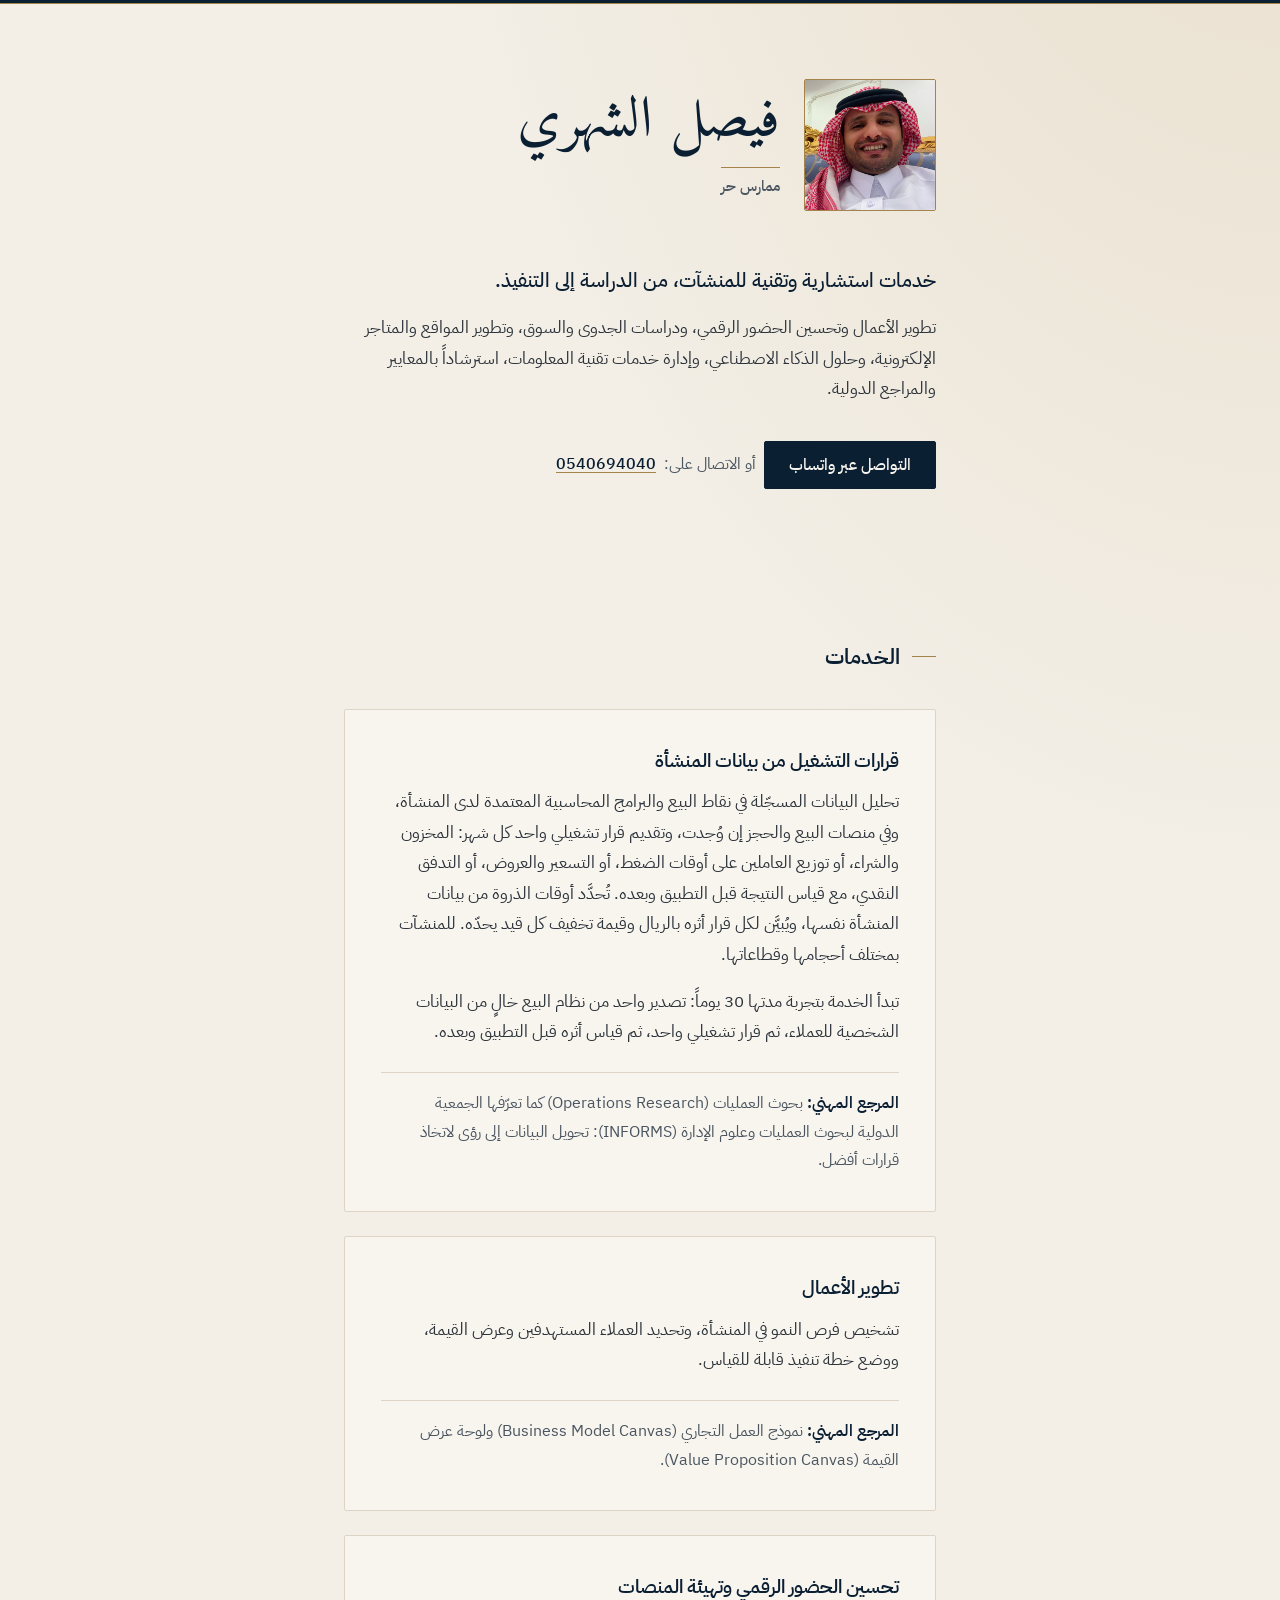
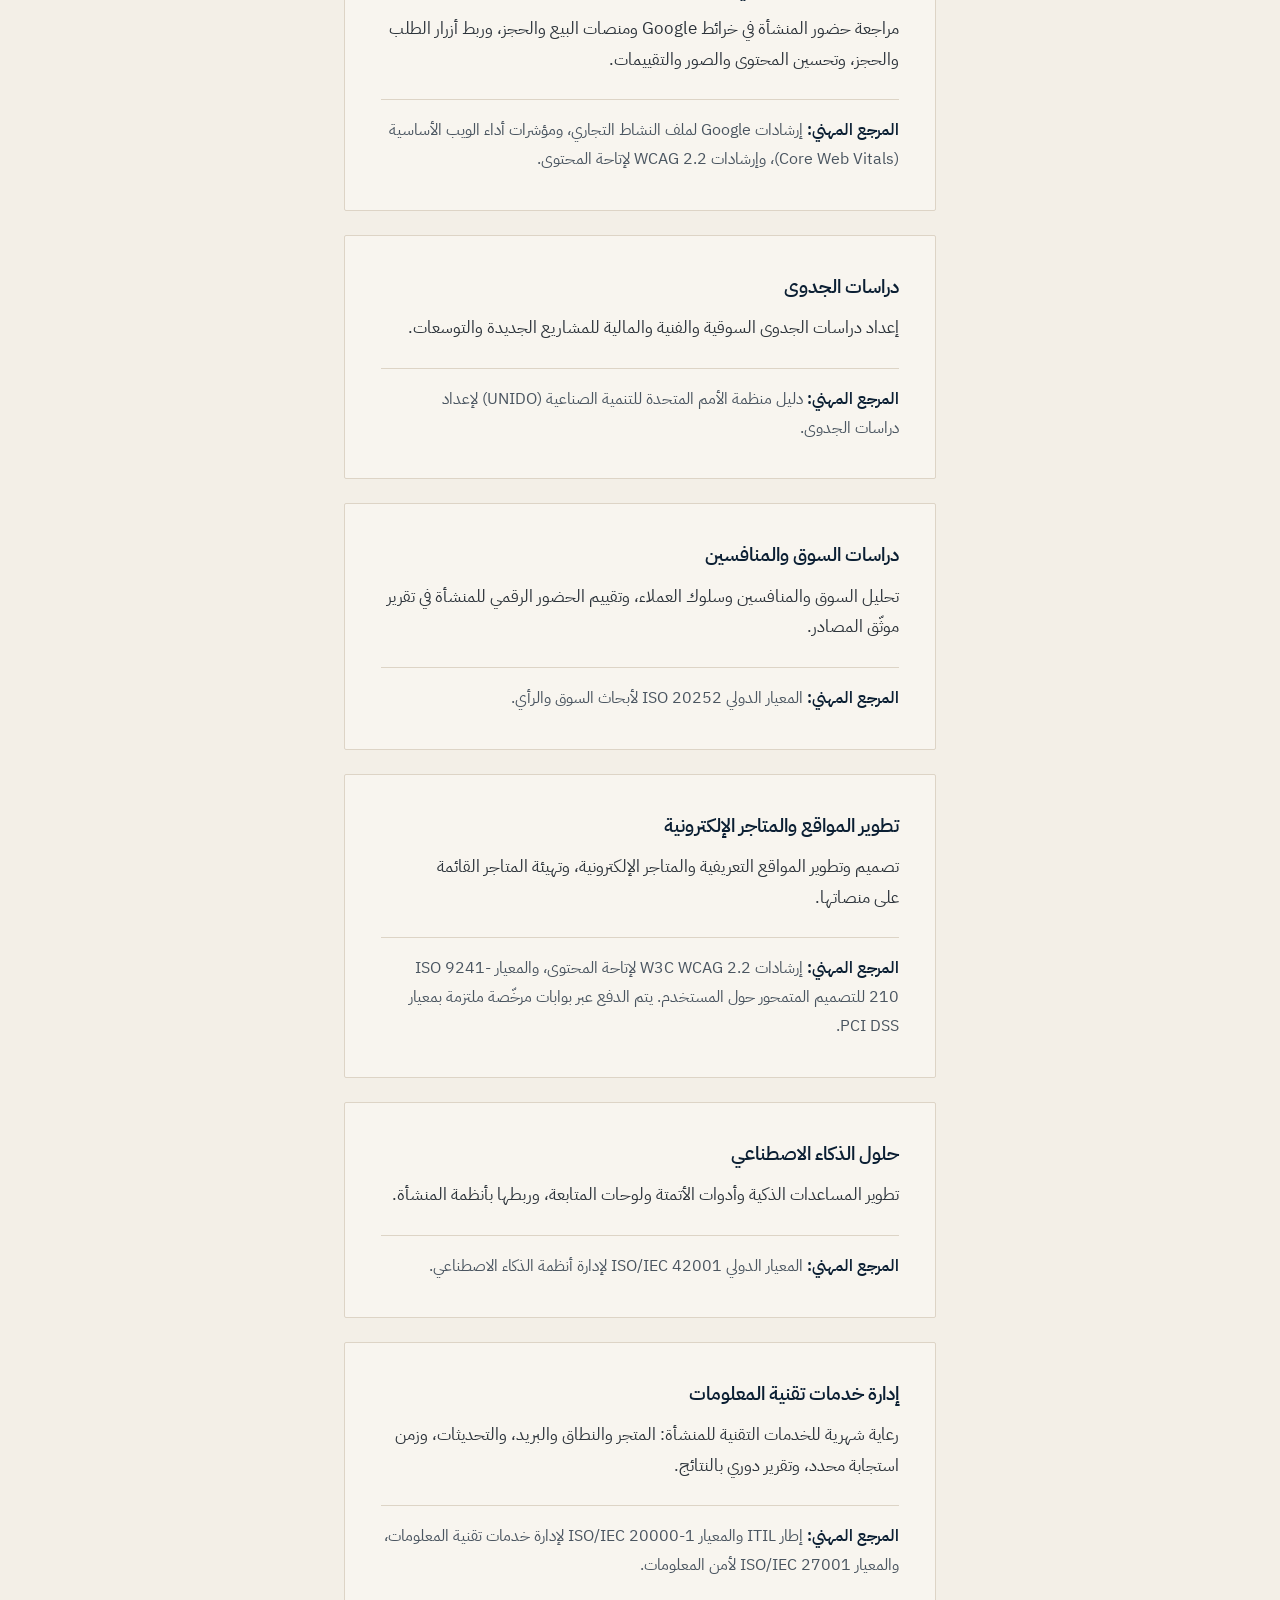
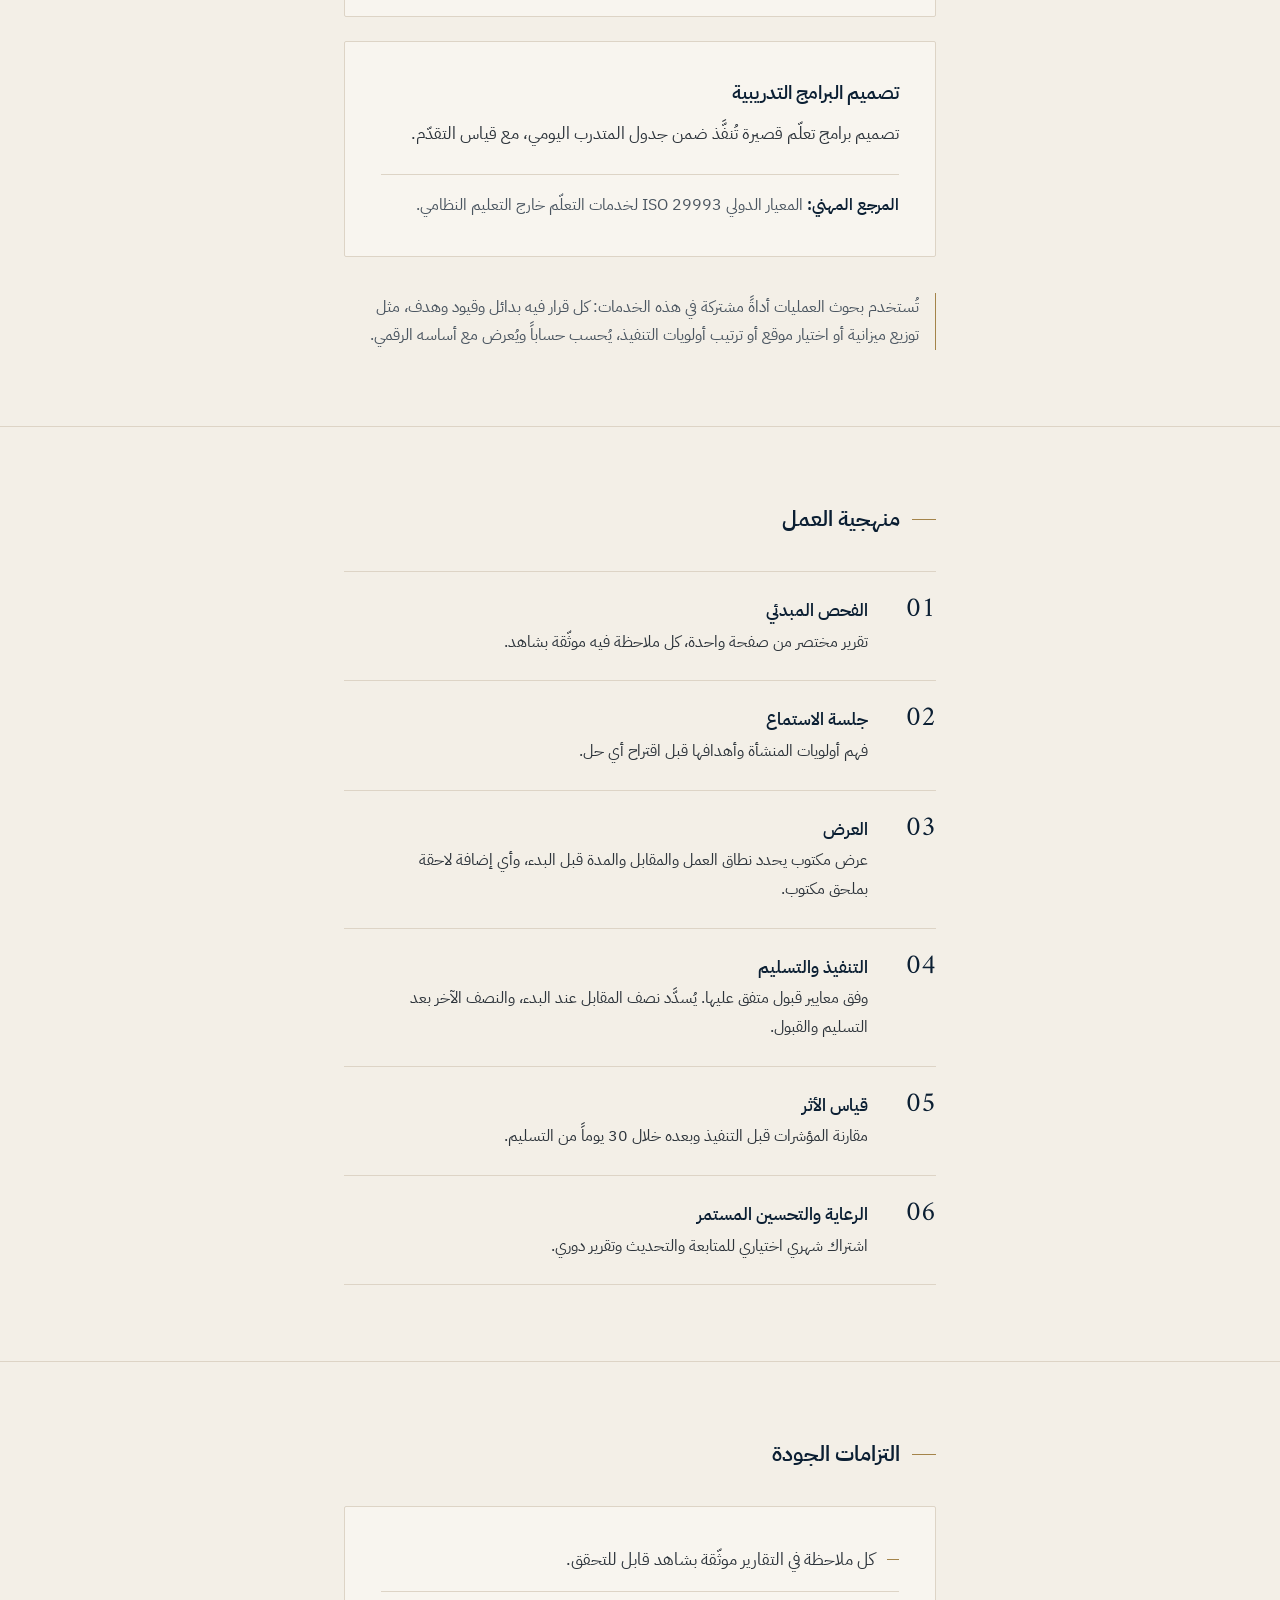
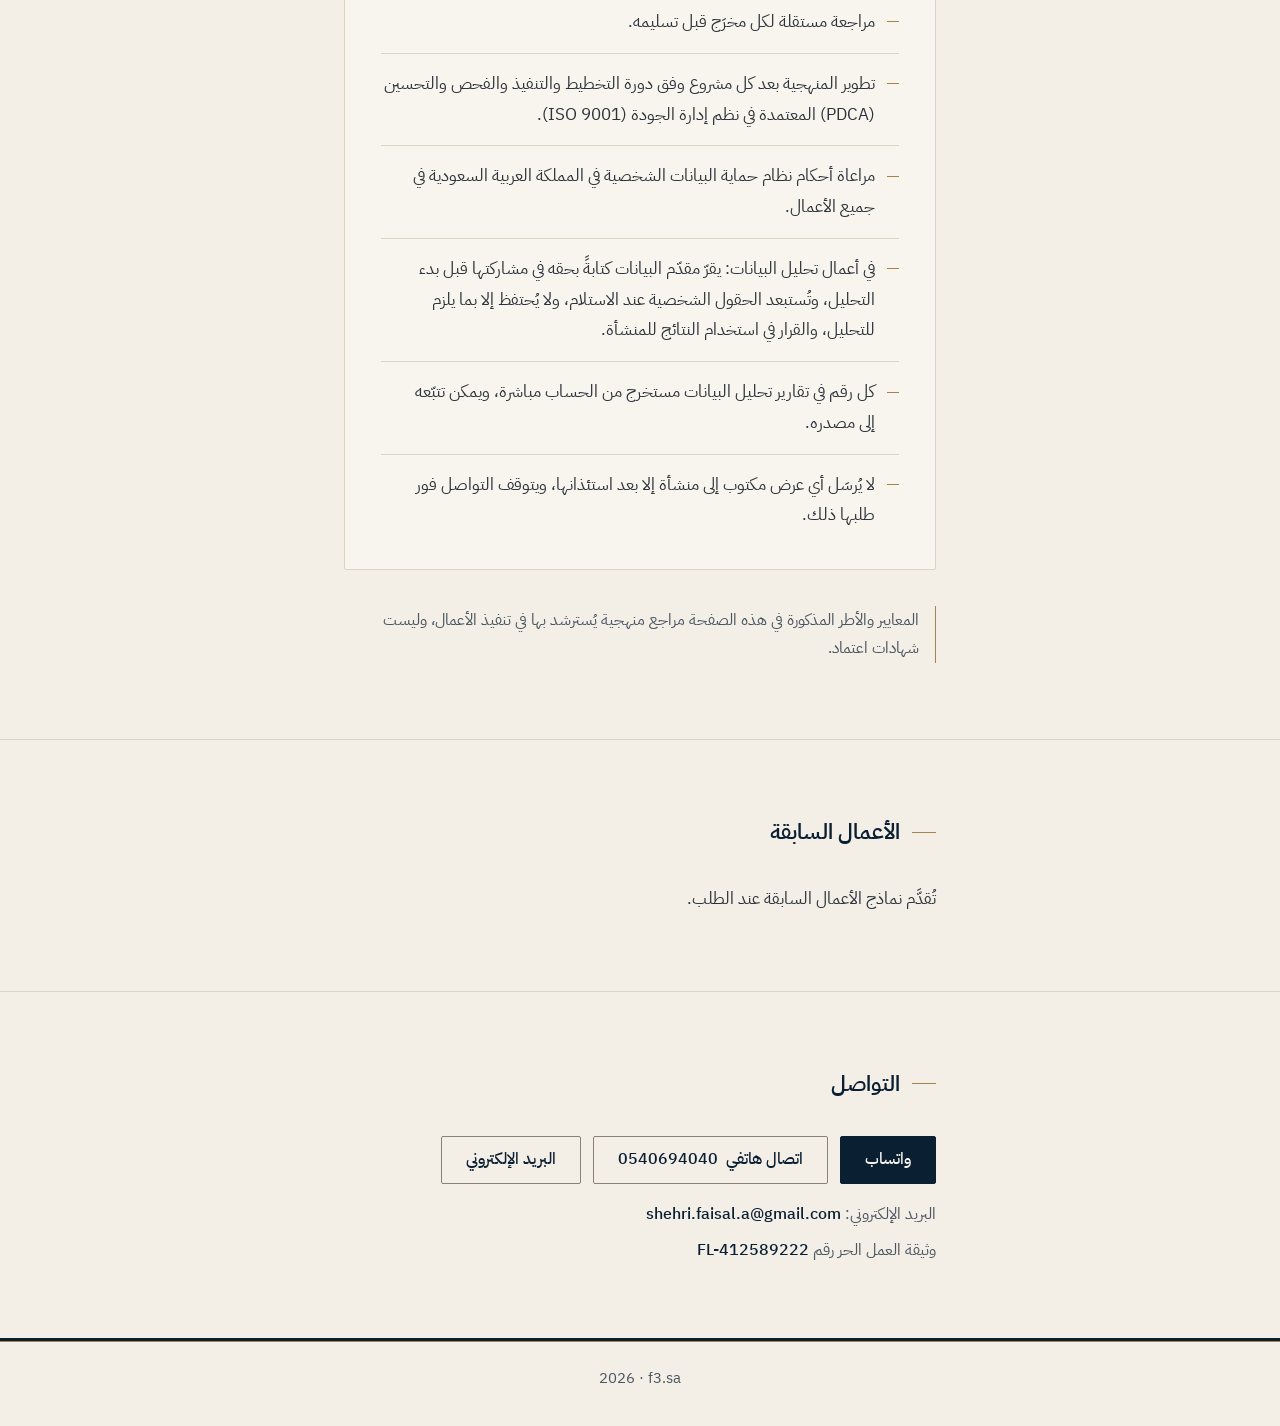
<file: index.html>
<!DOCTYPE html>
<html lang="ar" dir="rtl">
<head>
<meta charset="utf-8">
<meta name="viewport" content="width=device-width, initial-scale=1">
<title>فيصل الشهري، ممارس حر</title>
<meta name="description" content="فيصل الشهري، ممارس حر: تطوير الأعمال، وتحسين الحضور الرقمي، ودراسات الجدوى والسوق، وتطوير المواقع والمتاجر الإلكترونية، وحلول الذكاء الاصطناعي، وإدارة خدمات تقنية المعلومات.">
<link rel="preconnect" href="https://fonts.googleapis.com">
<link rel="preconnect" href="https://fonts.gstatic.com" crossorigin>
<link href="https://fonts.googleapis.com/css2?family=Amiri:wght@400&family=IBM+Plex+Sans+Arabic:wght@400;500;600&display=swap" rel="stylesheet">
<style>
:root {
  color-scheme: light;
  --ink: #0b1f33;
  --ink-soft: #16324f;
  --ink-deep: #071422;
  --brass: #a4844a;
  --bg: #f3efe7;
  --paper: #f8f5ef;
  --wash: #e7dcc8;
  --text: #2c333a;
  --muted: #4a5560;
  --line: #ddd4c6;
  --line-strong: #8c8172;
  --hover: #ebe4d8;
  --select: #e6d3ae;
  --font-display: "Amiri", "Noto Naskh Arabic", "Times New Roman", serif;
  --font-body: "IBM Plex Sans Arabic", "Segoe UI", Tahoma, sans-serif;
  --radius: 2px;
  --measure: 40rem;
  --space-1: 0.25rem;
  --space-2: 0.5rem;
  --space-3: 0.75rem;
  --space-4: 1rem;
  --space-5: 1.5rem;
  --space-6: 2.25rem;
  --space-7: 3.25rem;
  --space-8: 4.75rem;
  --motion: 180ms;
}

*,
*::before,
*::after {
  box-sizing: border-box;
}

html {
  color-scheme: light;
  background: var(--bg);
  -webkit-text-size-adjust: 100%;
}

html,
body {
  margin: 0;
  overflow-x: clip;
}

body {
  min-height: 100vh;
  background-color: var(--bg);
  background-image: radial-gradient(130% 42% at 100% -8%, var(--wash) 0%, transparent 54%);
  color: var(--text);
  font-family: var(--font-body);
  font-size: 1.0625rem;
  font-weight: 400;
  line-height: 1.8;
  font-synthesis: none;
  text-rendering: optimizeLegibility;
}

body::before {
  content: "";
  display: block;
  height: 3px;
  background: var(--ink);
  box-shadow: 0 1px 0 var(--brass);
}

::selection {
  background: var(--select);
  color: var(--ink);
}

:focus-visible {
  outline: 2px solid var(--ink);
  outline-offset: 3px;
}

.wrap {
  width: min(100%, var(--measure));
  margin-inline: auto;
  padding-inline: var(--space-5);
}

h1,
h2,
h3,
p,
ul,
ol {
  margin: 0;
}

h1,
h2 {
  text-wrap: balance;
}

p,
li,
.plain {
  text-wrap: pretty;
}

h1 {
  font-family: var(--font-display);
  font-weight: 400;
  font-size: clamp(2.5rem, 8vw, 3.6rem);
  line-height: 1.15;
  color: var(--ink);
}

h2 {
  display: flex;
  align-items: center;
  gap: var(--space-3);
  margin-block-end: var(--space-6);
  color: var(--ink);
  font-size: 1.375rem;
  font-weight: 600;
  line-height: 1.45;
}

h2::before {
  content: "";
  width: 1.5rem;
  height: 1px;
  flex: none;
  background: var(--brass);
}

h3 {
  margin-block-end: var(--space-3);
  color: var(--ink);
  font-size: 1.1875rem;
  font-weight: 600;
  line-height: 1.55;
}

a {
  color: var(--ink);
  text-decoration-thickness: 1px;
  text-underline-offset: 0.2em;
  transition:
    color var(--motion) ease,
    background-color var(--motion) ease,
    border-color var(--motion) ease;
}

b {
  font-weight: 600;
}

bdi {
  unicode-bidi: isolate;
}

.hero {
  padding-block: var(--space-7) var(--space-8);
}

.who {
  display: flex;
  align-items: center;
  gap: var(--space-5);
}

.who img {
  width: 104px;
  height: 104px;
  flex: none;
  object-fit: cover;
  border: 1px solid var(--brass);
  border-radius: var(--radius);
  background: var(--paper);
}

.chip {
  display: inline-block;
  margin-block-start: var(--space-3);
  padding-block-start: var(--space-2);
  border-block-start: 1px solid var(--brass);
  color: var(--muted);
  font-size: 0.9375rem;
  font-weight: 500;
  line-height: 1.4;
}

.pitch {
  margin-block-start: var(--space-7);
  color: var(--ink);
  font-size: 1.25rem;
  font-weight: 500;
  line-height: 1.7;
}

.sub {
  margin-block-start: var(--space-4);
}

.cta {
  display: flex;
  flex-direction: column;
  align-items: stretch;
  gap: var(--space-2);
  margin-block-start: var(--space-6);
}

.plain {
  color: var(--muted);
  font-size: 1rem;
  line-height: 1.6;
}

.plain a {
  display: inline-flex;
  align-items: center;
  min-height: 44px;
  padding-inline: var(--space-1);
  font-weight: 500;
  text-decoration-line: underline;
  text-decoration-color: var(--brass);
}

.plain a:hover {
  text-decoration-color: var(--ink);
}

.btn {
  display: inline-flex;
  align-items: center;
  justify-content: center;
  gap: var(--space-2);
  min-height: 48px;
  padding-block: 0.7rem;
  padding-inline: var(--space-5);
  border: 1px solid var(--ink);
  border-radius: var(--radius);
  background: var(--ink);
  color: var(--paper);
  font: inherit;
  font-weight: 500;
  font-size: 1rem;
  line-height: 1.4;
  text-align: center;
  text-decoration: none;
  cursor: pointer;
}

.btn:hover {
  background: var(--ink-soft);
  border-color: var(--ink-soft);
  color: var(--paper);
}

.btn:active {
  background: var(--ink-deep);
  border-color: var(--ink-deep);
}

.btn.line {
  background: transparent;
  color: var(--ink);
  border-color: var(--line-strong);
}

.btn.line:hover {
  background: var(--hover);
  border-color: var(--ink);
  color: var(--ink);
}

.btn.line:active {
  background: var(--line);
  border-color: var(--ink);
  color: var(--ink);
}

section {
  padding-block: var(--space-7);
}

section + section {
  border-top: 1px solid var(--line);
}

.cards {
  display: flex;
  flex-direction: column;
  gap: var(--space-5);
}

.card {
  padding: var(--space-5);
  border: 1px solid var(--line);
  border-radius: var(--radius);
  background: var(--paper);
  transition: border-color var(--motion) ease;
}

.card:hover {
  border-color: var(--line-strong);
}

.card p + p {
  margin-block-start: var(--space-4);
}

.card p.std {
  margin-block-start: var(--space-5);
  padding-block-start: var(--space-4);
  border-top: 1px solid var(--line);
  color: var(--muted);
  font-size: 1rem;
  line-height: 1.8;
}

.std b {
  color: var(--ink);
}

.also {
  margin-block-start: var(--space-6);
  padding-inline-start: var(--space-4);
  border-inline-start: 1px solid var(--brass);
  color: var(--muted);
  font-size: 1rem;
  line-height: 1.8;
}

.steps {
  margin: 0;
  padding: 0;
  list-style: none;
  counter-reset: step;
  border-block-start: 1px solid var(--line);
}

.steps li {
  display: grid;
  grid-template-columns: 3.25rem minmax(0, 1fr);
  column-gap: var(--space-4);
  align-items: baseline;
  padding-block: var(--space-5);
  border-block-end: 1px solid var(--line);
  counter-increment: step;
}

.steps li::before {
  content: counter(step, decimal-leading-zero);
  grid-column: 1;
  direction: ltr;
  color: var(--ink);
  font-family: var(--font-display);
  font-size: 1.75rem;
  font-variant-numeric: lining-nums tabular-nums;
  line-height: 1;
  unicode-bidi: isolate;
}

.steps li > div {
  grid-column: 2;
  min-width: 0;
}

.steps b {
  display: block;
  color: var(--ink);
  font-size: 1.0625rem;
  line-height: 1.5;
}

.steps span {
  display: block;
  margin-block-start: var(--space-1);
  font-size: 1rem;
  line-height: 1.8;
}

.card ul {
  margin: 0;
  padding: 0;
  list-style: none;
}

.card li {
  position: relative;
  padding-block: 0.95rem;
  padding-inline-start: calc(0.75rem + var(--space-3));
  border-bottom: 1px solid var(--line);
}

.card li:first-child {
  padding-block-start: 0.1rem;
}

.card li:last-child {
  padding-block-end: 0.1rem;
  border-bottom: 0;
}

.card li::before {
  content: "";
  position: absolute;
  inset-inline-start: 0;
  top: calc(0.95rem + 0.85em);
  width: 0.75rem;
  height: 1px;
  background: var(--brass);
}

.card li:first-child::before {
  top: calc(0.1rem + 0.85em);
}

.btns {
  display: flex;
  flex-direction: column;
  align-items: stretch;
  gap: var(--space-3);
}

.doc {
  margin-block-start: var(--space-4);
  color: var(--muted);
  font-size: 1rem;
  line-height: 1.8;
}

.doc + .doc {
  margin-block-start: var(--space-2);
}

.doc bdi {
  color: var(--ink);
  font-weight: 500;
}

footer {
  border-top: 1px solid var(--brass);
  box-shadow: 0 -3px 0 var(--ink);
  padding-block: var(--space-5) var(--space-6);
  color: var(--muted);
  font-size: 0.9375rem;
  line-height: 1.6;
}

footer .wrap {
  text-align: center;
}

@media (min-width: 480px) {
  .who img {
    width: 132px;
    height: 132px;
  }
}

@media (min-width: 720px) {
  .hero {
    padding-block: var(--space-8);
  }

  section {
    padding-block: var(--space-8);
  }

  .cta,
  .btns {
    flex-direction: row;
    flex-wrap: wrap;
    align-items: center;
  }

  .card {
    padding: var(--space-6);
  }
}

@media (prefers-reduced-motion: reduce) {
  *,
  *::before,
  *::after {
    transition: none !important;
  }
}
</style>
</head>
<body>

<header class="hero">
  <div class="wrap">
    <div class="who">
      <img src="img/faisal.jpg" width="132" height="132" alt="فيصل الشهري">
      <div>
        <h1>فيصل الشهري</h1>
        <span class="chip">ممارس حر</span>
      </div>
    </div>
    <p class="pitch">خدمات استشارية وتقنية للمنشآت، من الدراسة إلى التنفيذ.</p>
    <p class="sub">تطوير الأعمال وتحسين الحضور الرقمي، ودراسات الجدوى والسوق، وتطوير المواقع والمتاجر الإلكترونية، وحلول الذكاء الاصطناعي، وإدارة خدمات تقنية المعلومات، استرشاداً بالمعايير والمراجع الدولية.</p>
    <div class="cta">
      <a class="btn" id="cta" href="https://wa.me/966540694040">التواصل عبر واتساب</a>
      <span class="plain">أو الاتصال على: <a href="tel:+966540694040"><bdi dir="ltr">0540694040</bdi></a></span>
    </div>
  </div>
</header>

<main>
  <section id="services">
    <div class="wrap">
      <h2>الخدمات</h2>
      <div class="cards">
        <div class="card">
          <h3>قرارات التشغيل من بيانات المنشأة</h3>
          <p>تحليل البيانات المسجّلة في نقاط البيع والبرامج المحاسبية المعتمدة لدى المنشأة، وفي منصات البيع والحجز إن وُجدت، وتقديم قرار تشغيلي واحد كل شهر: المخزون والشراء، أو توزيع العاملين على أوقات الضغط، أو التسعير والعروض، أو التدفق النقدي، مع قياس النتيجة قبل التطبيق وبعده. تُحدَّد أوقات الذروة من بيانات المنشأة نفسها، ويُبيَّن لكل قرار أثره بالريال وقيمة تخفيف كل قيد يحدّه. للمنشآت بمختلف أحجامها وقطاعاتها.</p>
          <p>تبدأ الخدمة بتجربة مدتها 30 يوماً: تصدير واحد من نظام البيع خالٍ من البيانات الشخصية للعملاء، ثم قرار تشغيلي واحد، ثم قياس أثره قبل التطبيق وبعده.</p>
          <p class="std"><b>المرجع المهني:</b> بحوث العمليات <bdi dir="ltr">(Operations Research)</bdi> كما تعرّفها الجمعية الدولية لبحوث العمليات وعلوم الإدارة <bdi dir="ltr">(INFORMS)</bdi>: تحويل البيانات إلى رؤى لاتخاذ قرارات أفضل.</p>
        </div>
        <div class="card">
          <h3>تطوير الأعمال</h3>
          <p>تشخيص فرص النمو في المنشأة، وتحديد العملاء المستهدفين وعرض القيمة، ووضع خطة تنفيذ قابلة للقياس.</p>
          <p class="std"><b>المرجع المهني:</b> نموذج العمل التجاري <bdi dir="ltr">(Business Model Canvas)</bdi> ولوحة عرض القيمة <bdi dir="ltr">(Value Proposition Canvas)</bdi>.</p>
        </div>
        <div class="card">
          <h3>تحسين الحضور الرقمي وتهيئة المنصات</h3>
          <p>مراجعة حضور المنشأة في خرائط Google ومنصات البيع والحجز، وربط أزرار الطلب والحجز، وتحسين المحتوى والصور والتقييمات.</p>
          <p class="std"><b>المرجع المهني:</b> إرشادات Google لملف النشاط التجاري، ومؤشرات أداء الويب الأساسية <bdi dir="ltr">(Core Web Vitals)</bdi>، وإرشادات <bdi dir="ltr">WCAG 2.2</bdi> لإتاحة المحتوى.</p>
        </div>
        <div class="card">
          <h3>دراسات الجدوى</h3>
          <p>إعداد دراسات الجدوى السوقية والفنية والمالية للمشاريع الجديدة والتوسعات.</p>
          <p class="std"><b>المرجع المهني:</b> دليل منظمة الأمم المتحدة للتنمية الصناعية <bdi dir="ltr">(UNIDO)</bdi> لإعداد دراسات الجدوى.</p>
        </div>
        <div class="card">
          <h3>دراسات السوق والمنافسين</h3>
          <p>تحليل السوق والمنافسين وسلوك العملاء، وتقييم الحضور الرقمي للمنشأة في تقرير موثّق المصادر.</p>
          <p class="std"><b>المرجع المهني:</b> المعيار الدولي <bdi dir="ltr">ISO 20252</bdi> لأبحاث السوق والرأي.</p>
        </div>
        <div class="card">
          <h3>تطوير المواقع والمتاجر الإلكترونية</h3>
          <p>تصميم وتطوير المواقع التعريفية والمتاجر الإلكترونية، وتهيئة المتاجر القائمة على منصاتها.</p>
          <p class="std"><b>المرجع المهني:</b> إرشادات <bdi dir="ltr">W3C WCAG 2.2</bdi> لإتاحة المحتوى، والمعيار <bdi dir="ltr">ISO 9241-210</bdi> للتصميم المتمحور حول المستخدم. يتم الدفع عبر بوابات مرخّصة ملتزمة بمعيار <bdi dir="ltr">PCI DSS</bdi>.</p>
        </div>
        <div class="card">
          <h3>حلول الذكاء الاصطناعي</h3>
          <p>تطوير المساعدات الذكية وأدوات الأتمتة ولوحات المتابعة، وربطها بأنظمة المنشأة.</p>
          <p class="std"><b>المرجع المهني:</b> المعيار الدولي <bdi dir="ltr">ISO/IEC 42001</bdi> لإدارة أنظمة الذكاء الاصطناعي.</p>
        </div>
        <div class="card">
          <h3>إدارة خدمات تقنية المعلومات</h3>
          <p>رعاية شهرية للخدمات التقنية للمنشأة: المتجر والنطاق والبريد، والتحديثات، وزمن استجابة محدد، وتقرير دوري بالنتائج.</p>
          <p class="std"><b>المرجع المهني:</b> إطار <bdi dir="ltr">ITIL</bdi> والمعيار <bdi dir="ltr">ISO/IEC 20000-1</bdi> لإدارة خدمات تقنية المعلومات، والمعيار <bdi dir="ltr">ISO/IEC 27001</bdi> لأمن المعلومات.</p>
        </div>
        <div class="card">
          <h3>تصميم البرامج التدريبية</h3>
          <p>تصميم برامج تعلّم قصيرة تُنفَّذ ضمن جدول المتدرب اليومي، مع قياس التقدّم.</p>
          <p class="std"><b>المرجع المهني:</b> المعيار الدولي <bdi dir="ltr">ISO 29993</bdi> لخدمات التعلّم خارج التعليم النظامي.</p>
        </div>
      </div>
      <p class="also">تُستخدم بحوث العمليات أداةً مشتركة في هذه الخدمات: كل قرار فيه بدائل وقيود وهدف، مثل توزيع ميزانية أو اختيار موقع أو ترتيب أولويات التنفيذ، يُحسب حساباً ويُعرض مع أساسه الرقمي.</p>
    </div>
  </section>

  <section id="how">
    <div class="wrap">
      <h2>منهجية العمل</h2>
      <ol class="steps">
        <li><div><b>الفحص المبدئي</b><span>تقرير مختصر من صفحة واحدة، كل ملاحظة فيه موثّقة بشاهد.</span></div></li>
        <li><div><b>جلسة الاستماع</b><span>فهم أولويات المنشأة وأهدافها قبل اقتراح أي حل.</span></div></li>
        <li><div><b>العرض</b><span>عرض مكتوب يحدد نطاق العمل والمقابل والمدة قبل البدء، وأي إضافة لاحقة بملحق مكتوب.</span></div></li>
        <li><div><b>التنفيذ والتسليم</b><span>وفق معايير قبول متفق عليها. يُسدَّد نصف المقابل عند البدء، والنصف الآخر بعد التسليم والقبول.</span></div></li>
        <li><div><b>قياس الأثر</b><span>مقارنة المؤشرات قبل التنفيذ وبعده خلال 30 يوماً من التسليم.</span></div></li>
        <li><div><b>الرعاية والتحسين المستمر</b><span>اشتراك شهري اختياري للمتابعة والتحديث وتقرير دوري.</span></div></li>
      </ol>
    </div>
  </section>

  <section id="quality">
    <div class="wrap">
      <h2>التزامات الجودة</h2>
      <div class="card">
        <ul>
          <li>كل ملاحظة في التقارير موثّقة بشاهد قابل للتحقق.</li>
          <li>مراجعة مستقلة لكل مخرَج قبل تسليمه.</li>
          <li>تطوير المنهجية بعد كل مشروع وفق دورة التخطيط والتنفيذ والفحص والتحسين <bdi dir="ltr">(PDCA)</bdi> المعتمدة في نظم إدارة الجودة <bdi dir="ltr">(ISO 9001)</bdi>.</li>
          <li>مراعاة أحكام نظام حماية البيانات الشخصية في المملكة العربية السعودية في جميع الأعمال.</li>
          <li>في أعمال تحليل البيانات: يقرّ مقدّم البيانات كتابةً بحقه في مشاركتها قبل بدء التحليل، وتُستبعد الحقول الشخصية عند الاستلام، ولا يُحتفظ إلا بما يلزم للتحليل، والقرار في استخدام النتائج للمنشأة.</li>
          <li>كل رقم في تقارير تحليل البيانات مستخرج من الحساب مباشرة، ويمكن تتبّعه إلى مصدره.</li>
          <li>لا يُرسَل أي عرض مكتوب إلى منشأة إلا بعد استئذانها، ويتوقف التواصل فور طلبها ذلك.</li>
        </ul>
      </div>
      <p class="also">المعايير والأطر المذكورة في هذه الصفحة مراجع منهجية يُسترشد بها في تنفيذ الأعمال، وليست شهادات اعتماد.</p>
    </div>
  </section>

  <section id="work">
    <div class="wrap">
      <h2>الأعمال السابقة</h2>
      <p>تُقدَّم نماذج الأعمال السابقة عند الطلب.</p>
    </div>
  </section>

  <section id="contact" class="contact">
    <div class="wrap">
      <h2>التواصل</h2>
      <div class="btns">
        <a class="btn" href="https://wa.me/966540694040">واتساب</a>
        <a class="btn line" href="tel:+966540694040">اتصال هاتفي <bdi dir="ltr">0540694040</bdi></a>
        <a class="btn line" href="mailto:shehri.faisal.a@gmail.com">البريد الإلكتروني</a>
      </div>
      <p class="doc">البريد الإلكتروني: <bdi dir="ltr">shehri.faisal.a@gmail.com</bdi></p>
      <p class="doc">وثيقة العمل الحر رقم <bdi dir="ltr">FL-412589222</bdi></p>
    </div>
  </section>
</main>

<footer>
  <div class="wrap"><bdi dir="ltr">f3.sa</bdi> · 2026</div>
</footer>

</body>
</html>
</file>
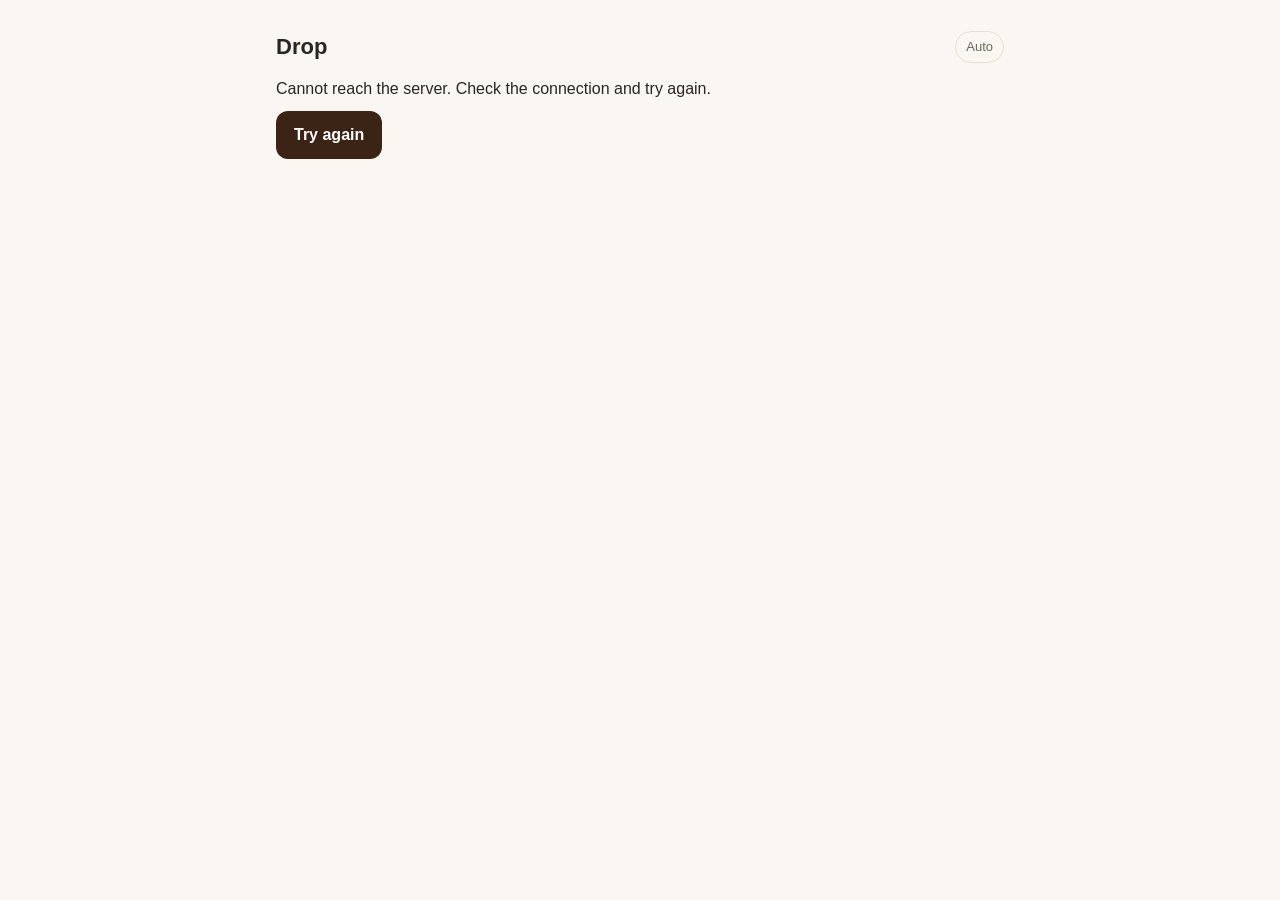
<file: code/index.html>
<!DOCTYPE html>
<html lang="en">
<head>
<meta charset="utf-8">
<meta name="viewport" content="width=device-width, initial-scale=1">
<meta http-equiv="Content-Security-Policy" content="default-src 'none'; script-src 'self'; style-src 'self'; img-src 'self' data:; connect-src 'self' https://api2.f3.sa; base-uri 'none'; form-action 'none'">
<meta name="referrer" content="no-referrer">
<meta name="robots" content="noindex, nofollow, noarchive, nosnippet">
<meta name="f3-api" content="https://api2.f3.sa">
<title>Drop</title>
<link rel="icon" href="data:,">
<link rel="stylesheet" href="app.css">
<script src="theme.js"></script>
<script src="prism.js" data-manual></script>
<script type="module" src="app.js"></script>
</head>
<body>
<main class="wrap">
  <header class="bar">
    <h1>Drop</h1>
    <div class="right">
      <span id="status" class="status" aria-live="polite"></span>
      <button id="themeBtn" class="theme" type="button" aria-label="Theme">Auto</button>
    </div>
  </header>

  <section id="msg" hidden>
    <p id="msgText">Starting…</p>
    <button id="retryBtn" class="btn" type="button" hidden>Try again</button>
  </section>

  <section id="room" hidden>
    <div id="pairBox" class="pair">
      <p class="muted">Your code</p>
      <p id="code" class="code" aria-live="polite">····</p>
      <p id="codeHint" class="muted">Type it on your other device at f3.sa/code</p>
      <div class="row2">
        <button id="shareBtn" class="btn line small" type="button">Share link</button>
        <button id="newCodeBtn" class="btn line small" type="button">New code</button>
      </div>
      <div class="join">
        <label for="joinIn">Have a code from another device?</label>
        <div class="row2">
          <input id="joinIn" type="text" inputmode="text" maxlength="9" autocomplete="off" autocapitalize="characters" autocorrect="off" spellcheck="false" placeholder="K7QH" aria-label="Code">
          <button id="joinBtn" class="btn small" type="button">Join</button>
        </div>
      </div>
    </div>

    <div id="pairedBox" class="paired" hidden>
      <p><span class="dot"></span>Paired with <b id="pairedName">your other device</b></p>
      <button id="notMeBtn" class="btn line small danger" type="button">Not me – end room</button>
    </div>

    <div id="compose" class="compose">
      <textarea id="paste" spellcheck="false" autocapitalize="off" autocomplete="off" autocorrect="off" placeholder="Paste code here" aria-label="Code to send"></textarea>
      <div class="row">
        <select id="lang" aria-label="Language">
          <option value="plain">Plain</option>
          <option value="python">Python</option>
          <option value="javascript">JavaScript</option>
          <option value="typescript">TypeScript</option>
          <option value="sql">SQL</option>
          <option value="bash">Bash</option>
          <option value="powershell">PowerShell</option>
          <option value="json">JSON</option>
          <option value="yaml">YAML</option>
          <option value="markup">HTML / XML</option>
          <option value="css">CSS</option>
          <option value="csharp">C#</option>
          <option value="java">Java</option>
        </select>
        <span id="size" class="muted"></span>
        <button id="sendBtn" class="btn" type="button">Send</button>
      </div>
      <div class="row2 tools">
        <button id="pasteSendBtn" class="btn line small" type="button">Paste &amp; send</button>
        <button id="attachBtn" class="btn line small" type="button">Attach file</button>
        <input id="fileIn" class="offscreen" type="file" multiple tabindex="-1" aria-hidden="true">
      </div>
      <p class="hint muted">Copy or save deletes it on both devices. Anything not taken is gone after 5 minutes. Up to 10 MB each, after packing.</p>
    </div>
    <p id="empty" class="muted">Nothing here.</p>
    <ul id="list" class="list"></ul>

    <details class="settings">
      <summary>Room</summary>
      <p id="roomLeft" class="muted"></p>
      <button id="newCodeBtn2" class="btn line" type="button">New code (a new device replaces the paired one)</button>
      <div class="join">
        <label for="joinIn2">Join another room</label>
        <div class="row2">
          <input id="joinIn2" type="text" maxlength="9" autocomplete="off" autocapitalize="characters" autocorrect="off" spellcheck="false" placeholder="Code" aria-label="Code">
          <button id="joinBtn2" class="btn line small" type="button">Join</button>
        </div>
      </div>
      <button id="endBtn" class="btn line danger" type="button">End room now</button>
    </details>
  </section>

  <section id="stats" hidden>
    <h2>Stats</h2>
    <div id="statsClaim" hidden>
      <p class="muted">Stats are not set up yet. This makes one private link that opens them.</p>
      <button id="claimBtn" class="btn" type="button">Make my stats link</button>
    </div>
    <p id="statsLocked" class="muted" hidden>Open your saved stats link to see stats.</p>
    <div id="statsLink" hidden>
      <p class="warn">Save this link as a bookmark. It is the only way to open stats.</p>
      <code id="statsUrl" class="box"></code>
      <button id="copyStats" class="btn line" type="button">Copy link</button>
    </div>
    <div id="statsBody" hidden>
      <p id="live" class="live"></p>
      <ul id="days" class="days"></ul>
      <p class="muted">Counts only. No addresses, no content. Kept 30 days.</p>
    </div>
    <p><a href="./" class="muted">Back to Drop</a></p>
  </section>

  <div id="toast" class="toast" role="status" aria-live="polite" hidden></div>
</main>
</body>
</html>
</file>
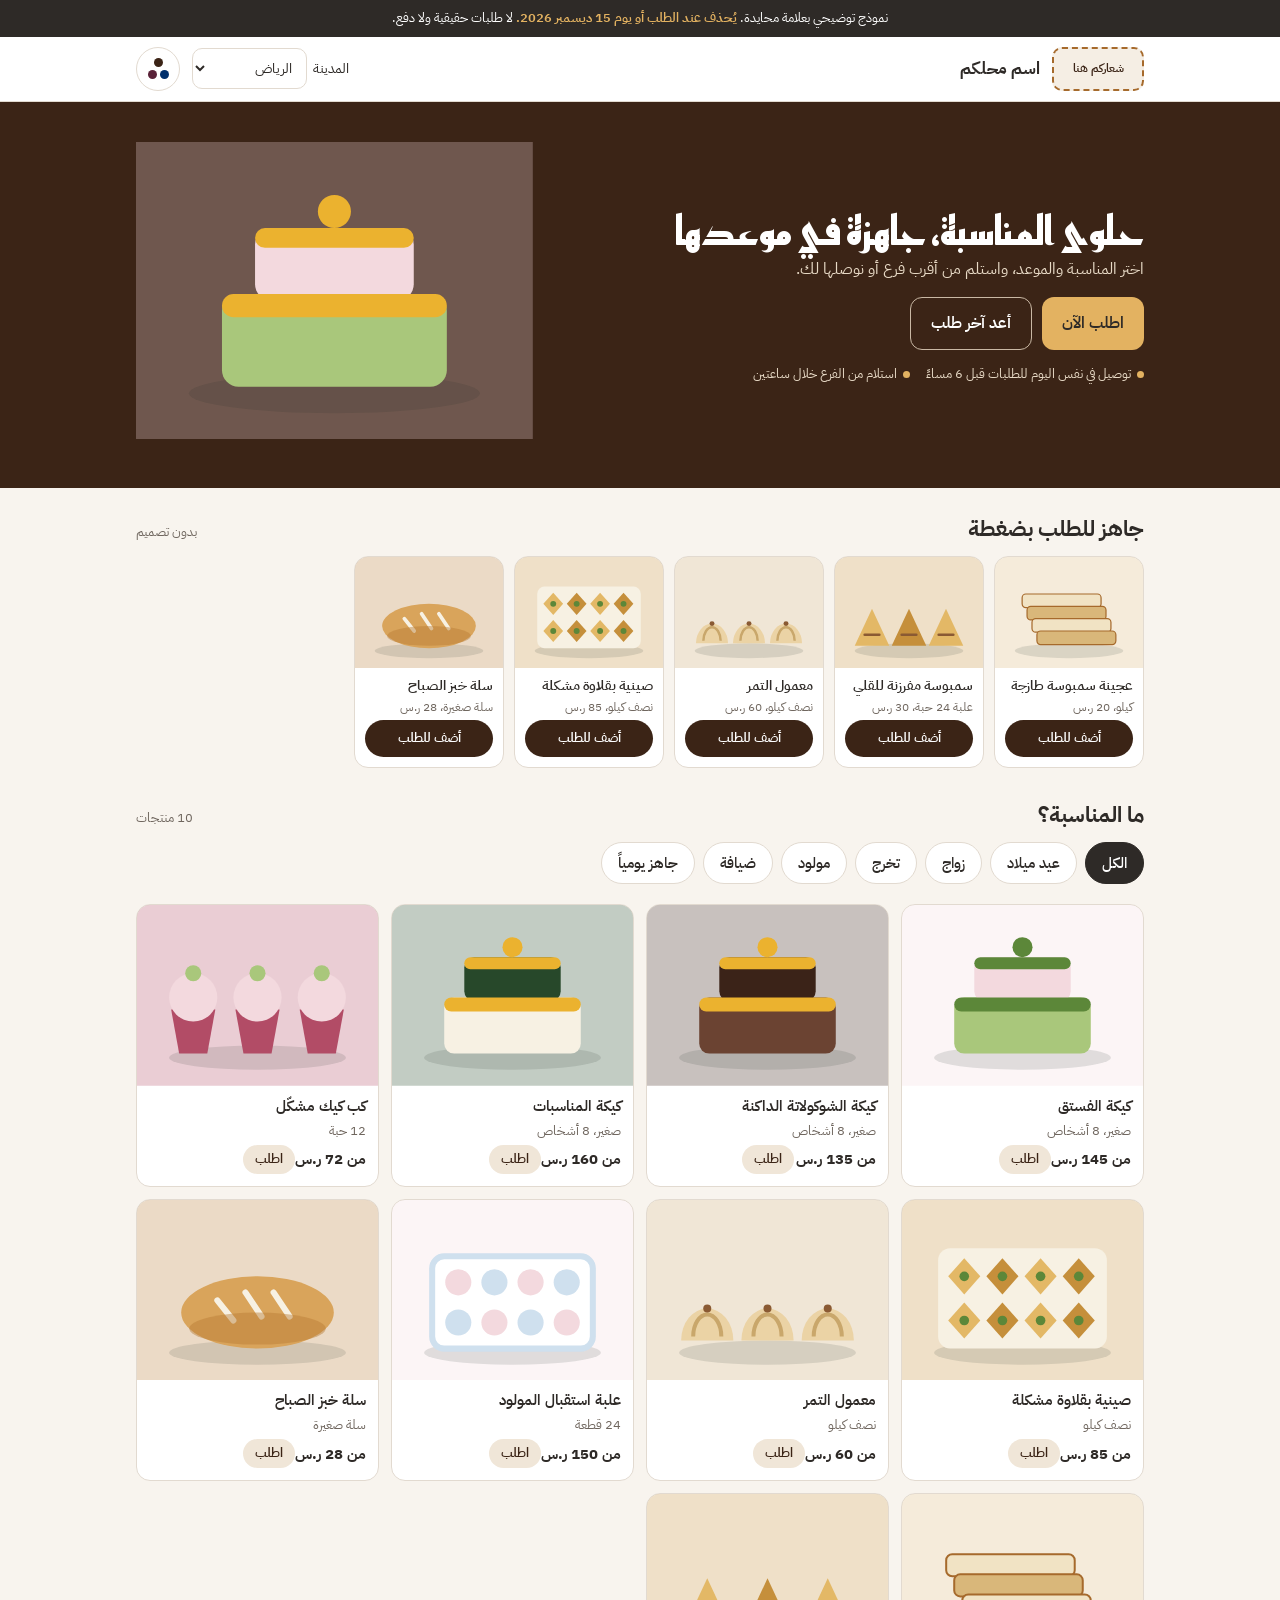
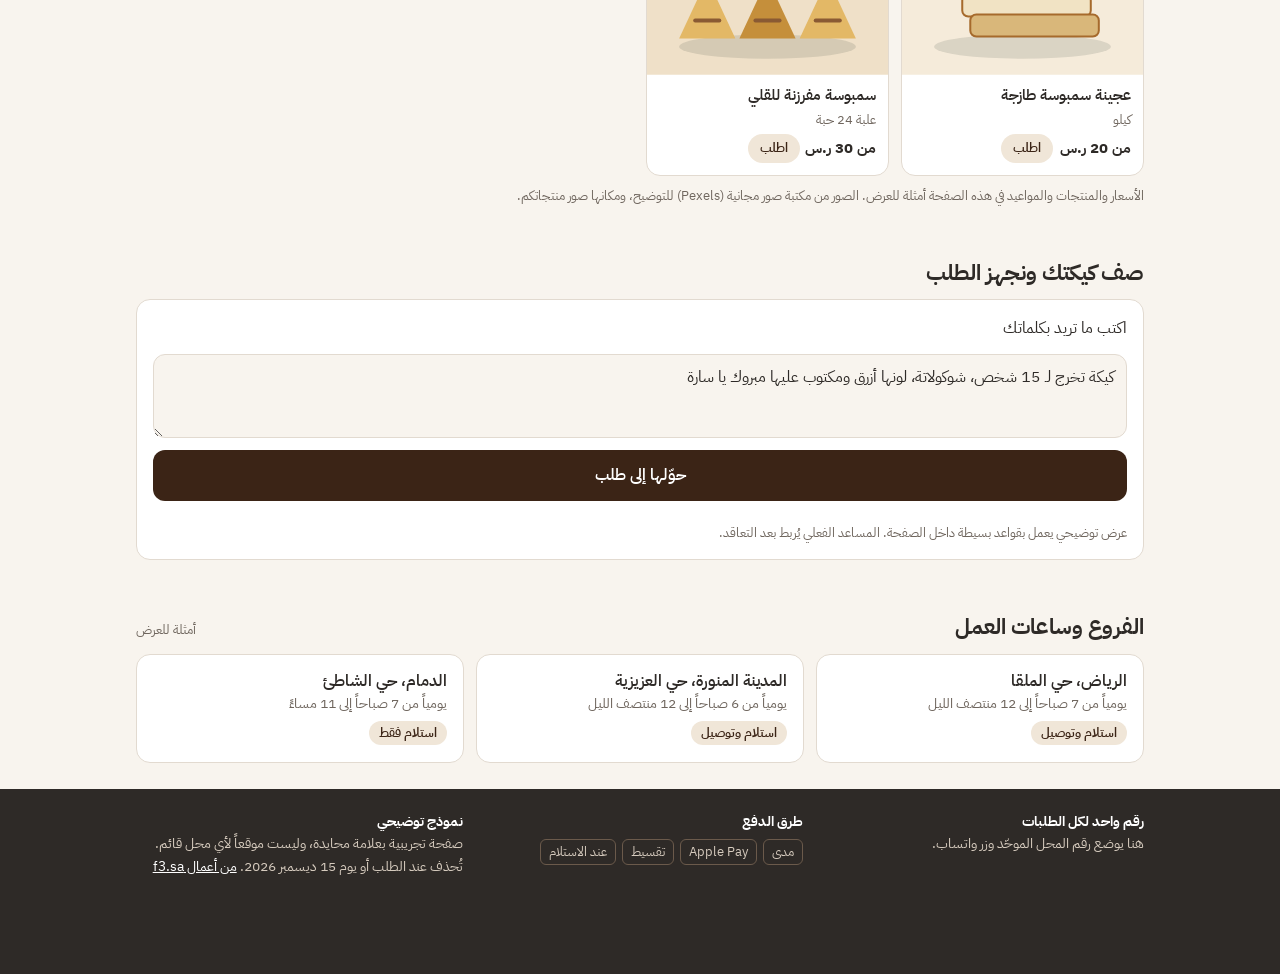
<file: sweets/index.html>
<!DOCTYPE html>
<html lang="ar" dir="rtl">
<head>
<meta charset="utf-8">
<meta name="viewport" content="width=device-width, initial-scale=1">
<title>نموذج متجر الحلويات</title>
<meta name="robots" content="noindex">
<link rel="preconnect" href="https://fonts.googleapis.com">
<link rel="preconnect" href="https://fonts.gstatic.com" crossorigin>
<link href="https://fonts.googleapis.com/css2?family=IBM+Plex+Sans+Arabic:wght@400;500;600;700&family=Reem+Kufi:wght@700&display=swap" rel="stylesheet">
<style>
/* Layout idea: one column on the phone, order path always one tap away (sticky bar), occasion-first catalogue. Three light themes, switched from the header. */
:root{
  color-scheme: light;
  --paper:#F8F4EE;
  --card:#FFFFFF;
  --ink:#2E2A27;
  --muted:#6F665E;
  --pistachio:#A66A2C;
  --pistachio-deep:#3B2416;
  --saffron:#E3B261;
  --rose:#A66A2C;
  --line:#E2DAD0;
  --tint1:#F5EEE4; --tint2:#F0E6D8; --on-deep:#E8DAC6; --on-deep-line:#C9B8A4; --foot-line:#6B5A4B; --foot-text:#D6CBBE; --scrim:rgba(36,24,14,.55);
  --font-display:'Reem Kufi','IBM Plex Sans Arabic','Segoe UI',Tahoma,sans-serif;
  --font-body:'IBM Plex Sans Arabic','Segoe UI',Tahoma,sans-serif;
  --radius:14px;
}
html[data-theme="navy"]{
  --paper:#F4F6F9; --ink:#1F2A37; --muted:#5F6B7A; --pistachio:#0077C8; --pistachio-deep:#002F6C; --saffron:#FFC845; --rose:#0077C8; --line:#D5DBE3;
  --tint1:#EEF3F9; --tint2:#E6EEF7; --on-deep:#D7E2F0; --on-deep-line:#8FA8C8; --foot-line:#4B5B73; --foot-text:#C7D0DC; --scrim:rgba(15,23,36,.55);
}
html[data-theme="berry"]{
  --paper:#FBF6F3; --ink:#2F2428; --muted:#75656B; --pistachio:#A2476A; --pistachio-deep:#5A2238; --saffron:#F2C879; --rose:#A2476A; --line:#EADFDD;
  --tint1:#F8EEF0; --tint2:#F3E3E7; --on-deep:#F0DCE2; --on-deep-line:#C9A3B0; --foot-line:#6E5560; --foot-text:#DCCDD2; --scrim:rgba(40,16,26,.55);
}
*{box-sizing:border-box}
html{scroll-behavior:smooth}
body{margin:0;background:var(--paper);color:var(--ink);font-family:var(--font-body);font-size:16px;line-height:1.6}
h1,h2,h3{font-family:var(--font-body);font-weight:700;margin:0;text-wrap:balance;line-height:1.35}
.hero h1{font-family:var(--font-display);line-height:1.3}
p{margin:0}
button,select,input,textarea{font:inherit;color:inherit}
button{cursor:pointer}
:focus-visible{outline:3px solid var(--saffron);outline-offset:2px}
.wrap{max-width:1040px;margin:0 auto;padding:0 16px}
.notice{background:var(--ink);color:#fff;font-size:13px;padding:8px 0;text-align:center}
.notice b{color:var(--saffron);font-weight:600}
header.top{background:var(--card);border-bottom:1px solid var(--line);position:sticky;top:0;z-index:20}
.top .wrap{display:flex;align-items:center;gap:12px;padding-top:10px;padding-bottom:10px}
.logo-slot{flex:none;width:92px;height:44px;border:2px dashed var(--pistachio);border-radius:10px;display:grid;place-items:center;font-size:12px;font-weight:600;color:var(--pistachio-deep);background:var(--tint1)}
.brand{font-family:var(--font-body);font-weight:700;font-size:17px;flex:1;min-width:0;white-space:nowrap}
.city{display:flex;align-items:center;gap:6px;font-size:14px}
@media (max-width:479px){.city span{position:absolute;width:1px;height:1px;overflow:hidden;clip-path:inset(50%)}}
.city select{border:1px solid var(--line);border-radius:10px;padding:8px 10px;background:var(--card)}
.theme{flex:none;position:relative;width:44px;height:44px;border-radius:50%;border:1px solid var(--line);background:var(--card);display:grid;grid-template-columns:repeat(2,9px);gap:3px;place-content:center;padding:0}
.theme i{width:9px;height:9px;border-radius:50%;display:block}
.theme i:nth-child(1){background:#3B2416;grid-column:1/3;justify-self:center}
.theme i:nth-child(2){background:#002F6C}
.theme i:nth-child(3){background:#5A2238}
.theme.glow{animation:glow 1.3s ease-in-out 8}
@keyframes glow{0%,100%{box-shadow:0 0 0 0 transparent}50%{box-shadow:0 0 0 5px color-mix(in srgb,var(--saffron) 55%,transparent),0 0 16px 4px var(--saffron)}}
.theme-name{position:absolute;top:50px;inset-inline-end:0;background:var(--ink);color:#fff;font-size:12.5px;font-weight:600;border-radius:8px;padding:3px 10px;white-space:nowrap;opacity:0;pointer-events:none;transition:opacity .2s}
.theme-name.show{opacity:1}
@media (max-width:479px){.logo-slot{width:80px}.top .wrap{gap:8px}}
.hero{background:var(--pistachio-deep);color:#fff}
.hero .wrap{display:grid;grid-template-columns:1fr;gap:16px;padding-top:24px;padding-bottom:24px;align-items:center}
.hero h1{font-size:30px}
.hero p{color:var(--on-deep);max-width:46ch}
.hero .cta{display:flex;flex-wrap:wrap;gap:10px;margin-top:14px}
.btn{border:0;border-radius:12px;padding:13px 20px;font-weight:600;font-size:16px;background:var(--saffron);color:var(--ink)}
.btn.ghost{background:transparent;color:#fff;border:1.5px solid var(--on-deep-line)}
.btn.dark{background:var(--pistachio-deep);color:#fff}
.btn.line{background:var(--card);border:1.5px solid var(--line);color:var(--ink)}
.btn.block{width:100%}
.promise{display:flex;flex-wrap:wrap;gap:8px 16px;margin-top:14px;font-size:13px;color:var(--on-deep)}
.promise span::before{content:"";display:inline-block;width:7px;height:7px;border-radius:50%;background:var(--saffron);margin-inline-end:6px}
.hero-art{display:none}
section{padding:26px 0}
.sec-head{display:flex;align-items:baseline;justify-content:space-between;gap:12px;margin-bottom:12px}
.sec-head h2{font-size:22px}
.sec-head small{color:var(--muted);font-size:13px}
.chips{display:flex;gap:8px;overflow-x:auto;padding-bottom:6px;scrollbar-width:none}
.chips::-webkit-scrollbar{display:none}
.chip{flex:none;border:1.5px solid var(--line);background:var(--card);border-radius:999px;padding:8px 16px;font-size:15px;font-weight:500}
.chip[aria-pressed="true"]{background:var(--ink);color:#fff;border-color:var(--ink)}
.grid{display:grid;grid-template-columns:repeat(2,minmax(0,1fr));gap:12px;margin-top:14px}
.card{background:var(--card);border:1px solid var(--line);border-radius:var(--radius);overflow:hidden;display:flex;flex-direction:column;text-align:start;padding:0}
.ph{position:relative;display:block;aspect-ratio:4/3;overflow:hidden}
.ph .art{display:block;width:100%;height:100%}
.ph img{position:absolute;inset:0;width:100%;height:100%;object-fit:cover}
.card .art{aspect-ratio:4/3;display:block;width:100%}
.card .body{padding:10px 12px 12px;display:flex;flex-direction:column;gap:4px;flex:1}
.card h3{font-family:var(--font-body);font-weight:600;font-size:15px;line-height:1.4}
.card .meta{font-size:12.5px;color:var(--muted)}
.card .price{margin-top:auto;display:flex;justify-content:space-between;align-items:center;font-variant-numeric:tabular-nums}
.card .price b{font-size:15px}
.card .add{font-size:13px;font-weight:600;color:var(--pistachio-deep);background:var(--tint2);border-radius:999px;padding:4px 12px}
#ready{padding-bottom:0}
.shelf{display:flex;gap:10px;overflow-x:auto;padding-bottom:6px;scrollbar-width:none}
.shelf::-webkit-scrollbar{display:none}
.rcard{flex:none;width:150px;background:var(--card);border:1px solid var(--line);border-radius:var(--radius);overflow:hidden;display:flex;flex-direction:column}
.rcard .art{aspect-ratio:4/3;display:block;width:100%}
.rcard .body{padding:8px 10px 10px;display:flex;flex-direction:column;gap:3px;flex:1}
.rcard h3{font-family:var(--font-body);font-weight:600;font-size:14px;line-height:1.4}
.rcard .meta{font-size:12px;color:var(--muted);font-variant-numeric:tabular-nums}
.rcard .quick{margin-top:auto;border:0;border-radius:999px;background:var(--pistachio-deep);color:#fff;font-size:13px;font-weight:600;padding:8px 10px;min-height:36px}
.rcard .quick.ok{background:var(--tint2);color:var(--pistachio-deep)}
.note{font-size:12.5px;color:var(--muted);margin-top:10px}
.panel{background:var(--card);border:1px solid var(--line);border-radius:var(--radius);padding:16px}
.assist{display:grid;gap:12px}
.assist textarea{width:100%;min-height:84px;border:1.5px solid var(--line);border-radius:12px;padding:10px 12px;resize:vertical;background:var(--paper)}
.brief{border-inline-start:4px solid var(--rose);background:var(--tint1);border-radius:10px;padding:10px 12px;font-size:15px;display:none}
.brief.show{display:block}
.brief dl{display:grid;grid-template-columns:auto 1fr;gap:2px 12px;margin:6px 0 10px}
.brief dt{color:var(--muted)}
.brief dd{margin:0;font-weight:500}
.branches{display:grid;grid-template-columns:1fr;gap:12px}
.branch h3{font-family:var(--font-body);font-size:16px;font-weight:600}
.branch p{font-size:14px;color:var(--muted)}
.branch .open{display:inline-block;margin-top:6px;font-size:12.5px;font-weight:600;color:var(--pistachio-deep);background:var(--tint2);border-radius:999px;padding:2px 10px}
footer{background:var(--ink);color:var(--foot-text);padding:22px 0 96px;font-size:14px}
footer .cols{display:grid;gap:14px}
footer b{color:#fff}
.pay{display:flex;flex-wrap:wrap;gap:6px;margin-top:6px}
.pay span{border:1px solid var(--foot-line);border-radius:6px;padding:2px 8px;font-size:12.5px}
.bar{position:fixed;inset-inline:0;bottom:0;z-index:30;background:var(--card);border-top:1px solid var(--line);padding:10px 16px calc(10px + env(safe-area-inset-bottom));display:none}
.bar.show{display:block}
.bar .btn{display:flex;justify-content:space-between;align-items:center}
.scrim{position:fixed;inset:0;background:var(--scrim);z-index:40;display:none;align-items:flex-end;justify-content:center}
.scrim.show{display:flex}
.sheet{background:var(--card);width:100%;max-width:520px;max-height:92%;overflow:auto;border-radius:18px 18px 0 0;padding:18px 16px calc(18px + env(safe-area-inset-bottom))}
.sheet h2{font-size:20px}
.sheet .x{float:left;border:0;background:var(--paper);border-radius:999px;width:36px;height:36px;font-size:18px;line-height:1}
.field{margin-top:14px}
.field > label,.field > .lab{display:block;font-weight:600;font-size:14px;margin-bottom:6px}
.opts{display:flex;flex-wrap:wrap;gap:8px}
.opt{position:relative}
.opt input{position:absolute;opacity:0;inset:0}
.opt span{display:block;border:1.5px solid var(--line);border-radius:10px;padding:8px 12px;font-size:14.5px;background:var(--card)}
.opt input:checked + span{border-color:var(--pistachio-deep);background:var(--tint2);font-weight:600}
.opt input:focus-visible + span{outline:3px solid var(--saffron);outline-offset:2px}
.field input[type=text],.field input[type=date],.field select{width:100%;border:1.5px solid var(--line);border-radius:10px;padding:10px 12px;background:var(--card)}
.lines{list-style:none;margin:12px 0 0;padding:0;display:grid;gap:8px}
.lines li{display:flex;justify-content:space-between;gap:10px;font-size:15px;border-bottom:1px dashed var(--line);padding-bottom:8px}
.lines small{display:block;color:var(--muted);font-size:12.5px}
.lines button{border:0;background:none;color:var(--rose);font-size:13px;padding:0;text-decoration:underline}
.total{display:flex;justify-content:space-between;font-weight:600;font-size:17px;margin-top:12px;font-variant-numeric:tabular-nums}
.done{text-align:center}
.done .tick{width:56px;height:56px;border-radius:50%;background:var(--tint2);color:var(--pistachio-deep);display:grid;place-items:center;font-size:28px;margin:4px auto 10px}
.done .time{display:inline-block;background:var(--saffron);border-radius:999px;padding:4px 14px;font-weight:600;margin:8px 0}
.msg{white-space:pre-wrap;text-align:start;background:var(--paper);border:1px solid var(--line);border-radius:10px;padding:10px 12px;font-size:14px;margin-top:10px}
@media (min-width:720px){
  .hero .wrap{grid-template-columns:1.2fr .8fr;padding-top:40px;padding-bottom:40px}
  .hero h1{font-size:40px}
  .hero-art{display:block}
  .grid{grid-template-columns:repeat(4,minmax(0,1fr))}
  .branches{grid-template-columns:repeat(3,1fr)}
  footer .cols{grid-template-columns:repeat(3,1fr)}
  .scrim{align-items:center}
  .sheet{border-radius:18px}
}
@media (prefers-reduced-motion:reduce){html{scroll-behavior:auto}.theme.glow{animation:none;box-shadow:0 0 0 3px var(--saffron)}}
</style>
</head>
<body>

<div class="notice"><div class="wrap">نموذج توضيحي بعلامة محايدة. <b>يُحذف عند الطلب أو يوم 15 ديسمبر 2026.</b> لا طلبات حقيقية ولا دفع.</div></div>

<header class="top">
  <div class="wrap">
    <div class="logo-slot" aria-label="مكان الشعار">شعاركم هنا</div>
    <div class="brand">اسم محلكم</div>
    <label class="city" for="city"><span>المدينة</span>
      <select id="city">
        <option>الرياض</option>
        <option>المدينة المنورة</option>
        <option>الدمام</option>
      </select>
    </label>
    <button type="button" class="theme" id="theme" aria-label="غيّر ألوان الصفحة"><i></i><i></i><i></i><span class="theme-name" id="theme-name" aria-live="polite"></span></button>
  </div>
</header>

<div class="hero">
  <div class="wrap">
    <div>
      <h1>حلوى المناسبة، جاهزة في موعدها</h1>
      <p>اختر المناسبة والموعد، واستلم من أقرب فرع أو نوصلها لك.</p>
      <div class="cta">
        <button class="btn" id="cta-order" type="button">اطلب الآن</button>
        <button class="btn ghost" id="cta-reorder" type="button">أعد آخر طلب</button>
      </div>
      <div class="promise">
        <span>توصيل في نفس اليوم للطلبات قبل 6 مساءً</span>
        <span>استلام من الفرع خلال ساعتين</span>
      </div>
    </div>
    <div class="hero-art" id="hero-art" aria-hidden="true"></div>
  </div>
</div>

<main>
  <section id="ready">
    <div class="wrap">
      <div class="sec-head"><h2>جاهز للطلب بضغطة</h2><small>بدون تصميم</small></div>
      <div class="shelf" id="shelf"></div>
    </div>
  </section>

  <section id="shop">
    <div class="wrap">
      <div class="sec-head">
        <h2>ما المناسبة؟</h2>
        <small id="count"></small>
      </div>
      <div class="chips" id="chips" role="group" aria-label="المناسبة"></div>
      <div class="grid" id="grid"></div>
      <p class="note">الأسعار والمنتجات والمواعيد في هذه الصفحة أمثلة للعرض. الصور من مكتبة صور مجانية <bdi dir="ltr">(Pexels)</bdi> للتوضيح، ومكانها صور منتجاتكم.</p>
    </div>
  </section>

  <section id="custom">
    <div class="wrap">
      <div class="sec-head"><h2>صف كيكتك ونجهز الطلب</h2></div>
      <div class="panel assist">
        <label for="desc">اكتب ما تريد بكلماتك</label>
        <textarea id="desc">كيكة تخرج لـ 15 شخص، شوكولاتة، لونها أزرق ومكتوب عليها مبروك يا سارة</textarea>
        <button class="btn dark" id="parse" type="button">حوّلها إلى طلب</button>
        <div class="brief" id="brief" aria-live="polite"></div>
        <p class="note">عرض توضيحي يعمل بقواعد بسيطة داخل الصفحة. المساعد الفعلي يُربط بعد التعاقد.</p>
      </div>
    </div>
  </section>

  <section id="branches">
    <div class="wrap">
      <div class="sec-head"><h2>الفروع وساعات العمل</h2><small>أمثلة للعرض</small></div>
      <div class="branches">
        <div class="panel branch"><h3>الرياض، حي الملقا</h3><p>يومياً من 7 صباحاً إلى 12 منتصف الليل</p><span class="open">استلام وتوصيل</span></div>
        <div class="panel branch"><h3>المدينة المنورة، حي العزيزية</h3><p>يومياً من 6 صباحاً إلى 12 منتصف الليل</p><span class="open">استلام وتوصيل</span></div>
        <div class="panel branch"><h3>الدمام، حي الشاطئ</h3><p>يومياً من 7 صباحاً إلى 11 مساءً</p><span class="open">استلام فقط</span></div>
      </div>
    </div>
  </section>
</main>

<footer>
  <div class="wrap cols">
    <div><b>رقم واحد لكل الطلبات</b><br>هنا يوضع رقم المحل الموحّد وزر واتساب.</div>
    <div><b>طرق الدفع</b><div class="pay"><span>مدى</span><span>Apple Pay</span><span>تقسيط</span><span>عند الاستلام</span></div></div>
    <div><b>نموذج توضيحي</b><br>صفحة تجريبية بعلامة محايدة، وليست موقعاً لأي محل قائم. تُحذف عند الطلب أو يوم 15 ديسمبر 2026. <a href="../index.html" style="color:#fff">من أعمال f3.sa</a></div>
  </div>
</footer>

<div class="bar" id="bar"><button class="btn block" id="open-cart" type="button"><span>أكمل الطلب</span><span id="bar-sum"></span></button></div>

<div class="scrim" id="scrim" role="dialog" aria-modal="true" aria-labelledby="sheet-title"><div class="sheet" id="sheet"></div></div>

<script>
(function(){
  if(Date.now() >= Date.parse('2026-12-16T00:00:00+03:00')){
    document.body.innerHTML='<div style="max-width:520px;margin:18vh auto;padding:0 20px;text-align:center;font-size:18px;line-height:1.8">انتهت مدة هذا النموذج التوضيحي.<br><a href="../index.html">العودة إلى f3.sa</a></div>';
    return;
  }
  var OCC = [
    ['all','الكل'],['birthday','عيد ميلاد'],['wedding','زواج'],['grad','تخرج'],
    ['baby','مولود'],['guest','ضيافة'],['daily','جاهز يومياً']
  ];
  var P = [
    {id:'pist', ph:13715795, n:'كيكة الفستق', k:'cake', c:['#A9C77B','#F3D9DE','#5C8739'], occ:['birthday','wedding'], cake:true, s:[['صغير، 8 أشخاص',145],['وسط، 14 شخصاً',210],['كبير، 20 شخصاً',290]]},
    {id:'choc', ph:8104140, n:'كيكة الشوكولاتة الداكنة', k:'cake', c:['#6B4332','#3B2318','#EBB22F'], occ:['birthday','grad'], cake:true, s:[['صغير، 8 أشخاص',135],['وسط، 14 شخصاً',195],['كبير، 20 شخصاً',270]]},
    {id:'grad', ph:31243101, n:'كيكة المناسبات', k:'cake', c:['#F7F1E3','#27482A','#EBB22F'], occ:['grad'], cake:true, s:[['صغير، 8 أشخاص',160],['وسط، 14 شخصاً',230],['كبير، 20 شخصاً',310]]},
    {id:'cup', ph:1546892, n:'كب كيك مشكّل', k:'cup', c:['#F3D9DE','#B24C66','#A9C77B'], occ:['birthday','baby'], s:[['12 حبة',72],['24 حبة',138]]},
    {id:'bak', ph:5323489, n:'صينية بقلاوة مشكلة', k:'bak', c:['#E3B866','#C58F3B','#5C8739'], occ:['guest','wedding'], ready:true, s:[['نصف كيلو',85],['كيلو',160]]},
    {id:'mam', ph:17255940, n:'معمول التمر', k:'mam', c:['#EBD3A5','#C9A76B','#8A5A33'], occ:['guest'], ready:true, s:[['نصف كيلو',60],['كيلو',115]]},
    {id:'baby', ph:1346345, n:'علبة استقبال المولود', k:'box', c:['#CFE0EE','#F3D9DE','#FFFFFF'], occ:['baby'], s:[['24 قطعة',150],['48 قطعة',280]]},
    {id:'bread', ph:1755788, n:'سلة خبز الصباح', k:'bread', c:['#D9A45B','#B77B34','#F7F1E3'], occ:['daily'], ready:true, s:[['سلة صغيرة',28],['سلة كبيرة',49]]},
    {id:'samb', ph:30900708, n:'عجينة سمبوسة طازجة', k:'dough', c:['#F1E3C4','#D9B77A','#A66A2C'], occ:['daily'], ready:true, s:[['كيلو',20],['2 كيلو',38]]},
    {id:'frz', ph:29037272, n:'سمبوسة مفرزنة للقلي', k:'frz', c:['#E3B866','#C58F3B','#8A5A33'], occ:['daily'], ready:true, s:[['علبة 24 حبة',30],['علبتان',58]]}
  ];
  var BR = {'الرياض':'فرع الملقا','المدينة المنورة':'فرع العزيزية','الدمام':'فرع الشاطئ'};
  var SLOTS = ['10 صباحاً إلى 12 ظهراً','12 ظهراً إلى 2 ظهراً','4 عصراً إلى 6 مساءً','6 مساءً إلى 8 مساءً','8 مساءً إلى 10 مساءً'];
  var DFEE = 15; // sample flat delivery fee per zone
  var st = {occ:'all', cart:[], t0:null, cur:null};
  var $ = function(id){return document.getElementById(id)};
  function esc(s){return String(s).replace(/[&<>"]/g,function(c){return {'&':'&amp;','<':'&lt;','>':'&gt;','"':'&quot;'}[c]})}
  function sar(n){return n+' ر.س'}
  function clock(){ if(st.t0===null) st.t0=Date.now(); }

  function art(k,c){
    var bg='<rect width="120" height="90" fill="'+c[1]+'" opacity=".28"/><ellipse cx="60" cy="76" rx="44" ry="6" fill="#1D2921" opacity=".12"/>';
    var s='';
    if(k==='cake'){
      s='<rect x="26" y="46" width="68" height="28" rx="5" fill="'+c[0]+'"/><rect x="36" y="26" width="48" height="22" rx="5" fill="'+c[1]+'"/>'
       +'<rect x="26" y="46" width="68" height="7" rx="3.5" fill="'+c[2]+'"/><rect x="36" y="26" width="48" height="6" rx="3" fill="'+c[2]+'"/>'
       +'<circle cx="60" cy="21" r="5" fill="'+c[2]+'"/>';
    } else if(k==='cup'){
      for(var i=0;i<3;i++){var x=28+i*32;
        s+='<polygon points="'+(x-11)+',52 '+(x+11)+',52 '+(x+7)+',74 '+(x-7)+',74" fill="'+c[1]+'"/><circle cx="'+x+'" cy="46" r="12" fill="'+c[0]+'"/><circle cx="'+x+'" cy="34" r="4" fill="'+c[2]+'"/>';}
    } else if(k==='bak'){
      s='<rect x="18" y="24" width="84" height="50" rx="6" fill="#F7F1E3"/>';
      for(var r=0;r<2;r++)for(var q=0;q<4;q++){var cx=31+q*19+(r?0:0),cy=38+r*22;
        s+='<polygon points="'+cx+','+(cy-9)+' '+(cx+8)+','+cy+' '+cx+','+(cy+9)+' '+(cx-8)+','+cy+'" fill="'+(q%2?c[1]:c[0])+'"/><circle cx="'+cx+'" cy="'+cy+'" r="2.4" fill="'+c[2]+'"/>';}
    } else if(k==='mam'){
      for(var m=0;m<3;m++){var mx=30+m*30;
        s+='<path d="M'+(mx-13)+' 70 A13 16 0 0 1 '+(mx+13)+' 70 Z" fill="'+c[0]+'"/><path d="M'+(mx-7)+' 68 A7 11 0 0 1 '+(mx+7)+' 68" fill="none" stroke="'+c[1]+'" stroke-width="2"/><circle cx="'+mx+'" cy="54" r="2" fill="'+c[2]+'"/>';}
    } else if(k==='box'){
      s='<rect x="20" y="28" width="80" height="46" rx="6" fill="'+c[2]+'" stroke="'+c[0]+'" stroke-width="3"/>';
      for(var a=0;a<2;a++)for(var b=0;b<4;b++){s+='<circle cx="'+(33+b*18)+'" cy="'+(41+a*20)+'" r="6.5" fill="'+((a+b)%2?c[0]:c[1])+'"/>';}
    } else if(k==='dough'){
      for(var d=0;d<4;d++){ s+='<rect x="'+(22+d*4)+'" y="'+(30+d*10)+'" width="64" height="11" rx="3" fill="'+(d%2?c[1]:c[0])+'" stroke="'+c[2]+'" stroke-width="1"/>'; }
    } else if(k==='frz'){
      for(var f=0;f<3;f++){var fx=30+f*30;
        s+='<polygon points="'+(fx-14)+',72 '+(fx+14)+',72 '+fx+',42" fill="'+(f%2?c[1]:c[0])+'"/><path d="M'+(fx-6)+' 63 L'+(fx+6)+' 63" stroke="'+c[2]+'" stroke-width="2" stroke-linecap="round"/>';}
    } else {
      s='<ellipse cx="60" cy="56" rx="38" ry="18" fill="'+c[0]+'"/><path d="M40 50 l8 10 M54 46 l8 12 M68 46 l8 12" stroke="'+c[2]+'" stroke-width="3" stroke-linecap="round"/><ellipse cx="60" cy="64" rx="34" ry="8" fill="'+c[1]+'" opacity=".45"/>';
    }
    return '<svg class="art" viewBox="0 0 120 90" role="img" aria-label="رسم توضيحي مكان صورة المنتج">'+bg+s+'</svg>';
  }

  function pic(p){
    var u='https://images.pexels.com/photos/'+p.ph+'/pexels-photo-'+p.ph+'.jpeg?auto=compress&cs=tinysrgb&w=480&h=360&fit=crop';
    return '<span class="ph">'+art(p.k,p.c)+(p.ph?'<img loading="lazy" decoding="async" src="'+u+'" alt="'+esc(p.n)+'" onerror="this.remove()">':'')+'</span>';
  }
  function drawChips(){
    $('chips').innerHTML = OCC.map(function(o){
      return '<button type="button" class="chip" data-occ="'+o[0]+'" aria-pressed="'+(st.occ===o[0])+'">'+o[1]+'</button>';
    }).join('');
  }
  function drawGrid(){
    var list = P.filter(function(p){return st.occ==='all'||p.occ.indexOf(st.occ)>-1});
    $('count').textContent = list.length+' منتجات';
    $('grid').innerHTML = list.map(function(p){
      return '<button type="button" class="card" data-id="'+p.id+'">'+pic(p)
        +'<span class="body"><h3>'+esc(p.n)+'</h3><span class="meta">'+esc(p.s[0][0])+'</span>'
        +'<span class="price"><b>من '+sar(p.s[0][1])+'</b><span class="add">اطلب</span></span></span></button>';
    }).join('');
  }
  var THEMES=[['caramel','كراميل'],['navy','كحلي'],['berry','توت']];
  function setTheme(id){
    if(id==='caramel') document.documentElement.removeAttribute('data-theme'); else document.documentElement.setAttribute('data-theme',id);
    st.theme=id; try{ localStorage.setItem('demo_theme',id); }catch(e){}
  }
  function nextTheme(){
    var i=0; THEMES.forEach(function(t,k){ if(t[0]===st.theme) i=k; });
    var n=THEMES[(i+1)%THEMES.length]; setTheme(n[0]);
    var b=$('theme'), l=$('theme-name'); b.classList.remove('glow');
    l.textContent=n[1]; l.classList.add('show'); clearTimeout(st.tn); st.tn=setTimeout(function(){l.classList.remove('show')},1600);
  }
  function initTheme(){
    var saved=null, seen=null;
    try{ saved=localStorage.getItem('demo_theme'); seen=localStorage.getItem('demo_theme_seen'); localStorage.setItem('demo_theme_seen','1'); }catch(e){}
    setTheme(THEMES.some(function(t){return t[0]===saved})?saved:'caramel');
    if(!seen) $('theme').classList.add('glow');
  }
  function drawShelf(){
    var order=['samb','frz','mam','bak','bread'];
    $('shelf').innerHTML = order.map(function(id){
      var p=P.filter(function(x){return x.id===id})[0];
      return '<div class="rcard">'+pic(p)+'<div class="body"><h3>'+esc(p.n)+'</h3><span class="meta">'+esc(p.s[0][0])+'، '+sar(p.s[0][1])+'</span>'
        +'<button type="button" class="quick" data-quick="'+p.id+'">أضف للطلب</button></div></div>';
    }).join('');
  }
  function sum(){return st.cart.reduce(function(t,i){return t+i.price},0)}
  function drawBar(){
    var n=st.cart.length;
    $('bar').classList.toggle('show', n>0);
    $('bar-sum').textContent = n+' في الطلب، '+sar(sum());
  }
  function open(html){ $('sheet').innerHTML=html; $('scrim').classList.add('show'); var h=$('sheet').querySelector('h2'); if(h){h.setAttribute('tabindex','-1'); h.focus();} }
  function close(){ $('scrim').classList.remove('show'); }

  function productSheet(p, preset){
    st.cur=p;
    var h='<button class="x" type="button" data-close aria-label="إغلاق">×</button><h2 id="sheet-title">'+esc(p.n)+'</h2>'
      +'<div class="field"><span class="lab">الحجم</span><div class="opts">'
      +p.s.map(function(s,i){var on = preset&&preset.size!=null ? preset.size===i : i===0;
        return '<label class="opt"><input type="radio" name="size" value="'+i+'"'+(on?' checked':'')+'><span>'+esc(s[0])+'، '+sar(s[1])+'</span></label>';}).join('')
      +'</div></div>';
    if(p.cake){
      h+='<div class="field"><label for="writing">عبارة على الكيكة (اختياري)</label><input type="text" id="writing" maxlength="40" value="'+esc(preset&&preset.writing||'')+'" placeholder="مثال: مبروك التخرج"></div>';
    }
    h+='<div class="field"><button class="btn block" type="button" id="add">أضف للطلب</button></div>';
    open(h);
  }
  function addCurrent(){
    var p=st.cur, i=+document.querySelector('input[name=size]:checked').value, w=$('writing');
    st.cart.push({id:p.id,n:p.n,size:p.s[i][0],price:p.s[i][1],writing:w?w.value.trim():''});
    drawBar(); close();
  }
  function tomorrow(){var d=new Date(Date.now()+864e5);return d.toISOString().slice(0,10)}
  function cartSheet(){
    var city=$('city').value;
    var h='<button class="x" type="button" data-close aria-label="إغلاق">×</button><h2 id="sheet-title">طلبك</h2><ul class="lines">'
      +st.cart.map(function(it,i){return '<li><span>'+esc(it.n)+'<small>'+esc(it.size)+(it.writing?'، العبارة: '+esc(it.writing):'')+'</small><button type="button" data-rm="'+i+'">حذف</button></span><b>'+sar(it.price)+'</b></li>'}).join('')
      +'</ul><div class="total"><span>الإجمالي</span><span id="tot">'+sar(sum())+'</span></div>'
      +'<div class="field"><span class="lab">الاستلام</span><div class="opts">'
      +'<label class="opt"><input type="radio" name="mode" value="استلام من '+esc(BR[city])+'" checked><span>استلام من '+esc(BR[city])+'</span></label>'
      +'<label class="opt"><input type="radio" name="mode" value="توصيل داخل '+esc(city)+'"><span>توصيل داخل '+esc(city)+'</span></label></div>'
      +'<p class="note" id="dnote" hidden>التوصيل عبر شريك توصيل مرخّص. رسوم التوصيل (مثال): '+sar(DFEE)+'</p></div>'
      +'<div class="field"><label for="day">اليوم</label><input type="date" id="day" value="'+tomorrow()+'" min="'+new Date().toISOString().slice(0,10)+'"></div>'
      +'<div class="field"><label for="slot">الوقت</label><select id="slot">'+SLOTS.map(function(s,i){return '<option'+(i===2?' selected':'')+'>'+s+'</option>'}).join('')+'</select></div>'
      +'<div class="field"><span class="lab">الدفع (للعرض فقط)</span><div class="opts">'
      +['مدى','Apple Pay','تقسيط','عند الاستلام'].map(function(m,i){return '<label class="opt"><input type="radio" name="pay" value="'+m+'"'+(i===0?' checked':'')+'><span>'+m+'</span></label>'}).join('')
      +'</div></div><div class="field"><button class="btn block" type="button" id="confirm">أكّد الطلب التجريبي</button></div>'
      +'<p class="note">لا نطلب اسماً ولا رقماً ولا بطاقة في هذا النموذج.</p>';
    open(h);
  }
  function confirmOrder(){
    var secs = st.t0? Math.max(1,Math.round((Date.now()-st.t0)/1000)) : 0;
    var mode=document.querySelector('input[name=mode]:checked').value, pay=document.querySelector('input[name=pay]:checked').value;
    var day=$('day').value, slot=$('slot').value, fee=(mode.indexOf('توصيل')===0?DFEE:0), total=sum()+fee;
    var msg='طلب جديد\n'+st.cart.map(function(it){return '• '+it.n+' ('+it.size+')'+(it.writing?' العبارة: '+it.writing:'')}).join('\n')
      +'\n'+mode+(fee?'\nعبر شريك توصيل مرخّص، الرسوم: '+sar(fee):'')+'\nالموعد: '+day+'، '+slot+'\nالدفع: '+pay+'\nالإجمالي: '+sar(total);
    try{ localStorage.setItem('demo_last', JSON.stringify(st.cart)); }catch(e){}
    var h='<div class="done"><div class="tick">✓</div><h2 id="sheet-title">تم الطلب التجريبي</h2>'
      +'<div class="time">أكملت الطلب في '+secs+' ثانية</div>'
      +'<p>لم يُرسل شيء ولم يُخصم أي مبلغ. في المتجر الفعلي تصل هذه الرسالة للمحل وللزبون على واتساب.</p>'
      +'<div class="msg" id="msg">'+esc(msg)+'</div>'
      +'<p class="note">نقاط الولاء لهذا الطلب: '+Math.round(total/10)+' نقطة (مثال).</p>'
      +'<div class="field"><button class="btn line block" type="button" id="copy">انسخ الملخص</button></div>'
      +'<div class="field"><button class="btn block" type="button" data-close>رجوع للصفحة</button></div></div>';
    st.cart=[]; st.t0=null; drawBar(); open(h);
  }
  function reorder(){
    clock();
    var last=null;
    try{ last=JSON.parse(localStorage.getItem('demo_last')||'null'); }catch(e){}
    if(!last||!last.length){ last=[{id:'pist',n:'كيكة الفستق',size:'وسط، 14 شخصاً',price:210,writing:''}]; }
    st.cart=last.slice(); drawBar(); cartSheet();
  }
  function parseDesc(){
    clock();
    var t=$('desc').value;
    var ar='٠١٢٣٤٥٦٧٨٩'; t=t.replace(/[٠-٩]/g,function(d){return ar.indexOf(d)});
    var n=(t.match(/(\d{1,3})\s*(شخص|أشخاص|اشخاص|نفر|ضيف)/)||t.match(/لـ?\s*(\d{1,3})/)||[])[1];
    var flav=['شوكولاتة','فستق','فانيلا','ريد فلفت','ليمون','كراميل','توت'].filter(function(f){return t.indexOf(f)>-1})[0];
    var occ=[['تخرج','grad'],['ميلاد','birthday'],['زواج','wedding'],['مولود','baby']].filter(function(o){return t.indexOf(o[0])>-1})[0];
    var col=['أزرق','وردي','أبيض','أخضر','ذهبي','أحمر','بنفسجي'].filter(function(c){return t.indexOf(c)>-1})[0];
    var w=(t.match(/(?:مكتوب عليها|العبارة|اكتبوا عليها|يكتب عليها)\s*[:،]?\s*(.+)$/)||[])[1];
    var size = !n?1 : (+n<=8?0:(+n<=14?1:2));
    var pid = flav==='فستق'?'pist' : (occ&&occ[1]==='grad'?'grad':(flav==='شوكولاتة'?'choc':'pist'));
    var p=P.filter(function(x){return x.id===pid})[0];
    st.brief={p:p,size:size,writing:(w||'').slice(0,40)};
    $('brief').innerHTML='<b>فهمنا طلبك هكذا</b><dl>'
      +'<dt>المناسبة</dt><dd>'+(occ?occ[0]:'لم تُذكر')+'</dd>'
      +'<dt>العدد</dt><dd>'+(n?n+' شخصاً':'لم يُذكر')+'</dd>'
      +'<dt>النكهة</dt><dd>'+(flav||'لم تُذكر')+'</dd>'
      +'<dt>اللون</dt><dd>'+(col||'لم يُذكر')+'</dd>'
      +'<dt>العبارة</dt><dd>'+(w?esc(w.slice(0,40)):'بدون')+'</dd>'
      +'<dt>الأقرب عندنا</dt><dd>'+esc(p.n)+'، '+esc(p.s[size][0])+'، '+sar(p.s[size][1])+'</dd></dl>'
      +'<button class="btn dark" type="button" id="brief-go">راجع الطلب وأضفه</button>';
    $('brief').classList.add('show');
  }

  document.addEventListener('click',function(e){
    var t=e.target.closest('button, [data-close]'); if(!t){ if(e.target.id==='scrim') close(); return; }
    if(t.dataset.occ){ st.occ=t.dataset.occ; drawChips(); drawGrid(); return; }
    if(t.dataset.quick){ clock(); var q=P.filter(function(p){return p.id===t.dataset.quick})[0];
      st.cart.push({id:q.id,n:q.n,size:q.s[0][0],price:q.s[0][1],writing:''}); drawBar(); t.textContent='أُضيف ✓'; t.classList.add('ok'); return; }
    if(t.dataset.id){ clock(); productSheet(P.filter(function(p){return p.id===t.dataset.id})[0]); return; }
    if(t.hasAttribute('data-close')){ close(); return; }
    if(t.dataset.rm!=null){ st.cart.splice(+t.dataset.rm,1); drawBar(); if(st.cart.length) cartSheet(); else close(); return; }
    switch(t.id){
      case 'cta-order': clock(); $('shop').scrollIntoView(); break;
      case 'cta-reorder': reorder(); break;
      case 'add': addCurrent(); break;
      case 'open-cart': cartSheet(); break;
      case 'theme': nextTheme(); break;
      case 'confirm': confirmOrder(); break;
      case 'parse': parseDesc(); break;
      case 'brief-go': productSheet(st.brief.p,{size:st.brief.size,writing:st.brief.writing}); break;
      case 'copy':
        try{ navigator.clipboard.writeText($('msg').textContent).then(function(){t.textContent='تم النسخ'},function(){t.textContent='انسخ النص يدوياً من المربع'}); }
        catch(err){ t.textContent='انسخ النص يدوياً من المربع'; }
        break;
    }
  });
  document.addEventListener('change',function(e){
    if(e.target.name!=='mode') return;
    var d=e.target.value.indexOf('توصيل')===0;
    $('dnote').hidden=!d; $('tot').textContent=sar(sum()+(d?DFEE:0));
  });
  document.addEventListener('keydown',function(e){ if(e.key==='Escape') close(); });

  $('hero-art').innerHTML = art('cake',['#A9C77B','#F3D9DE','#EBB22F']);
  initTheme(); drawShelf(); drawChips(); drawGrid(); drawBar();
})();
</script>
</body>
</html>
</file>
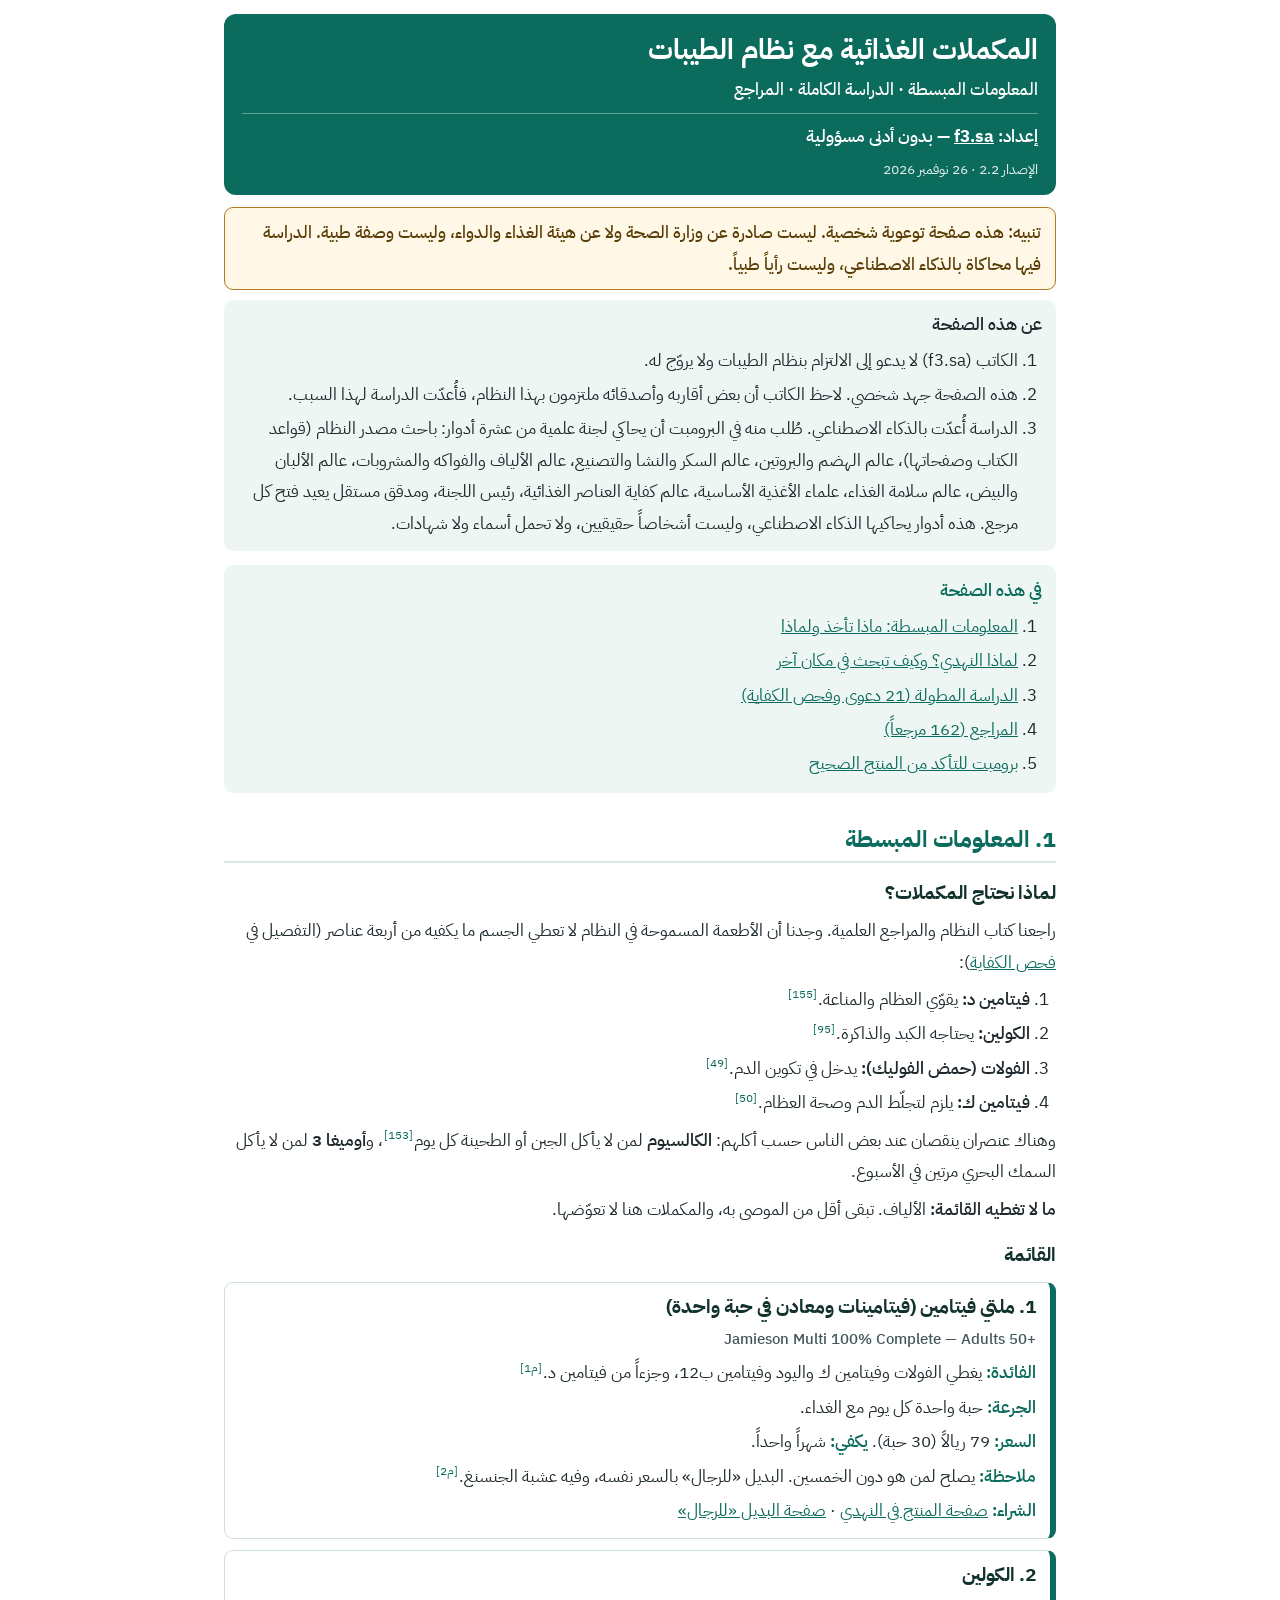
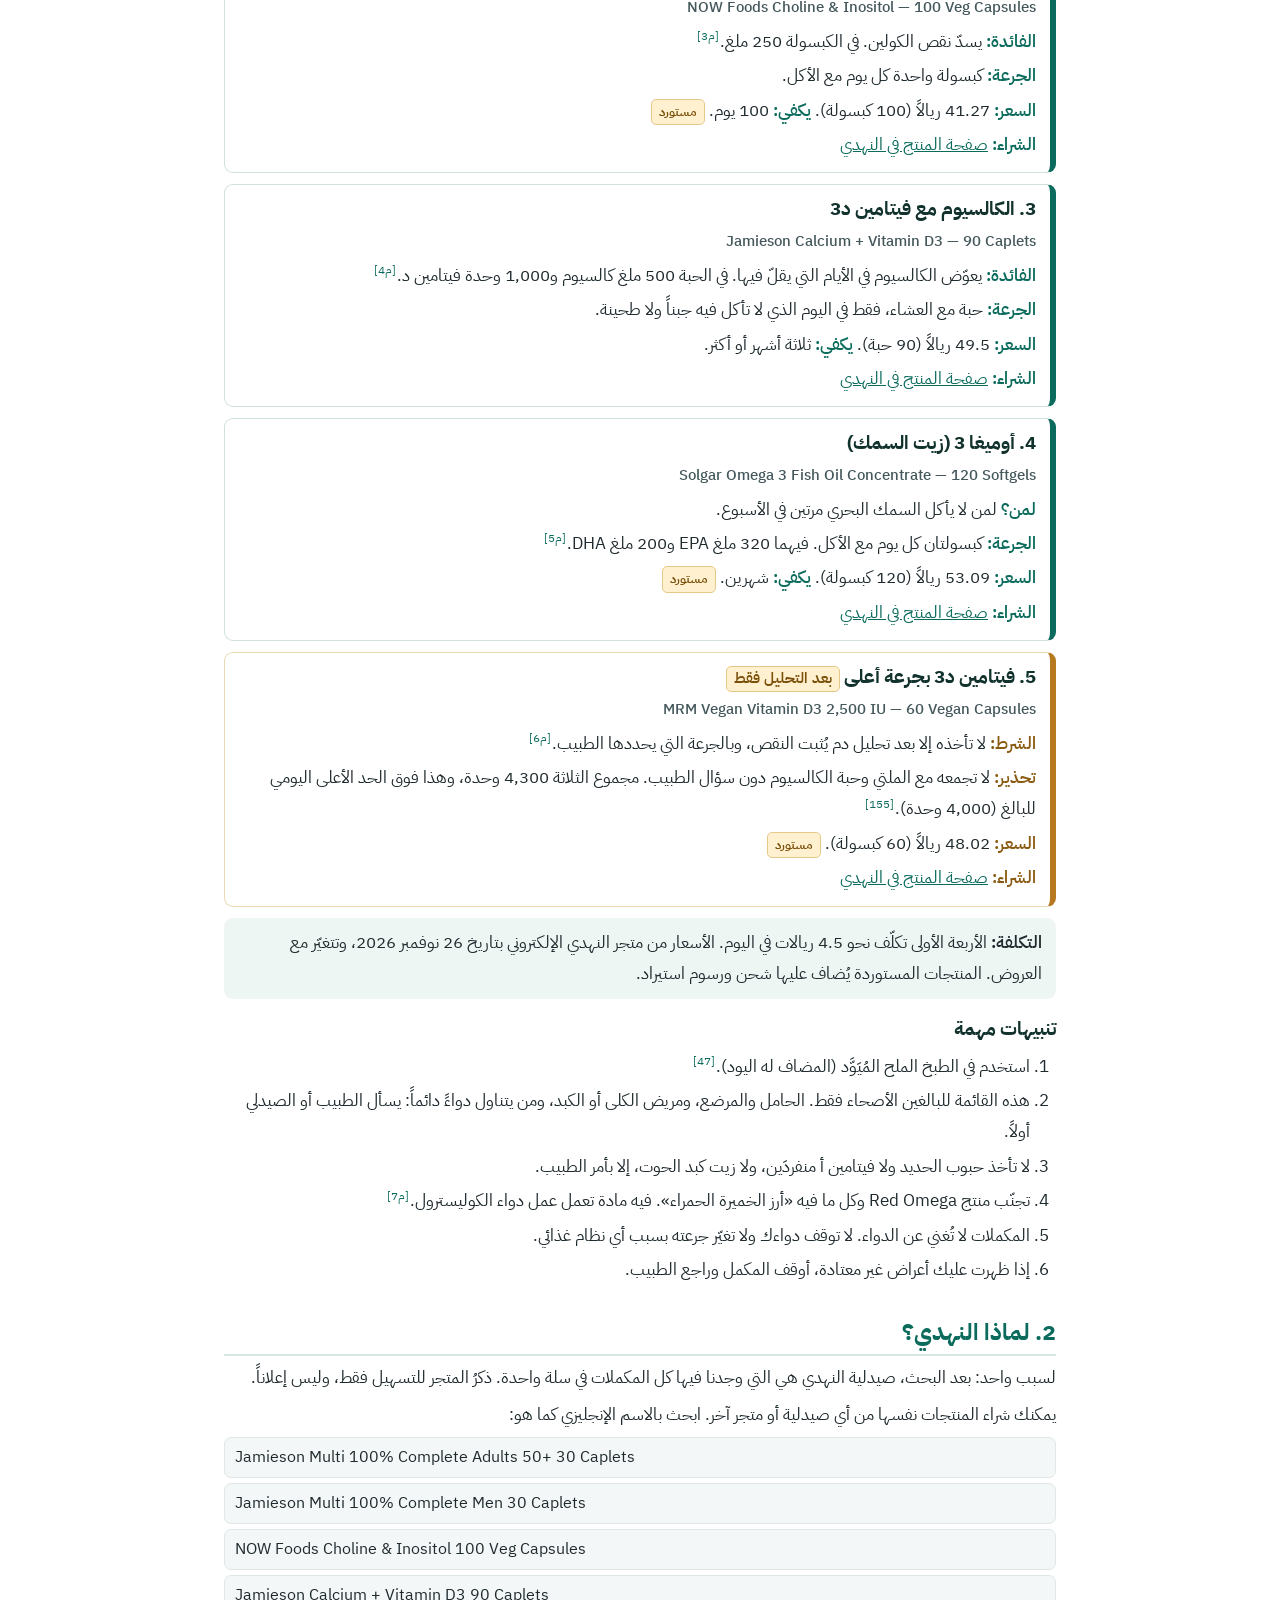
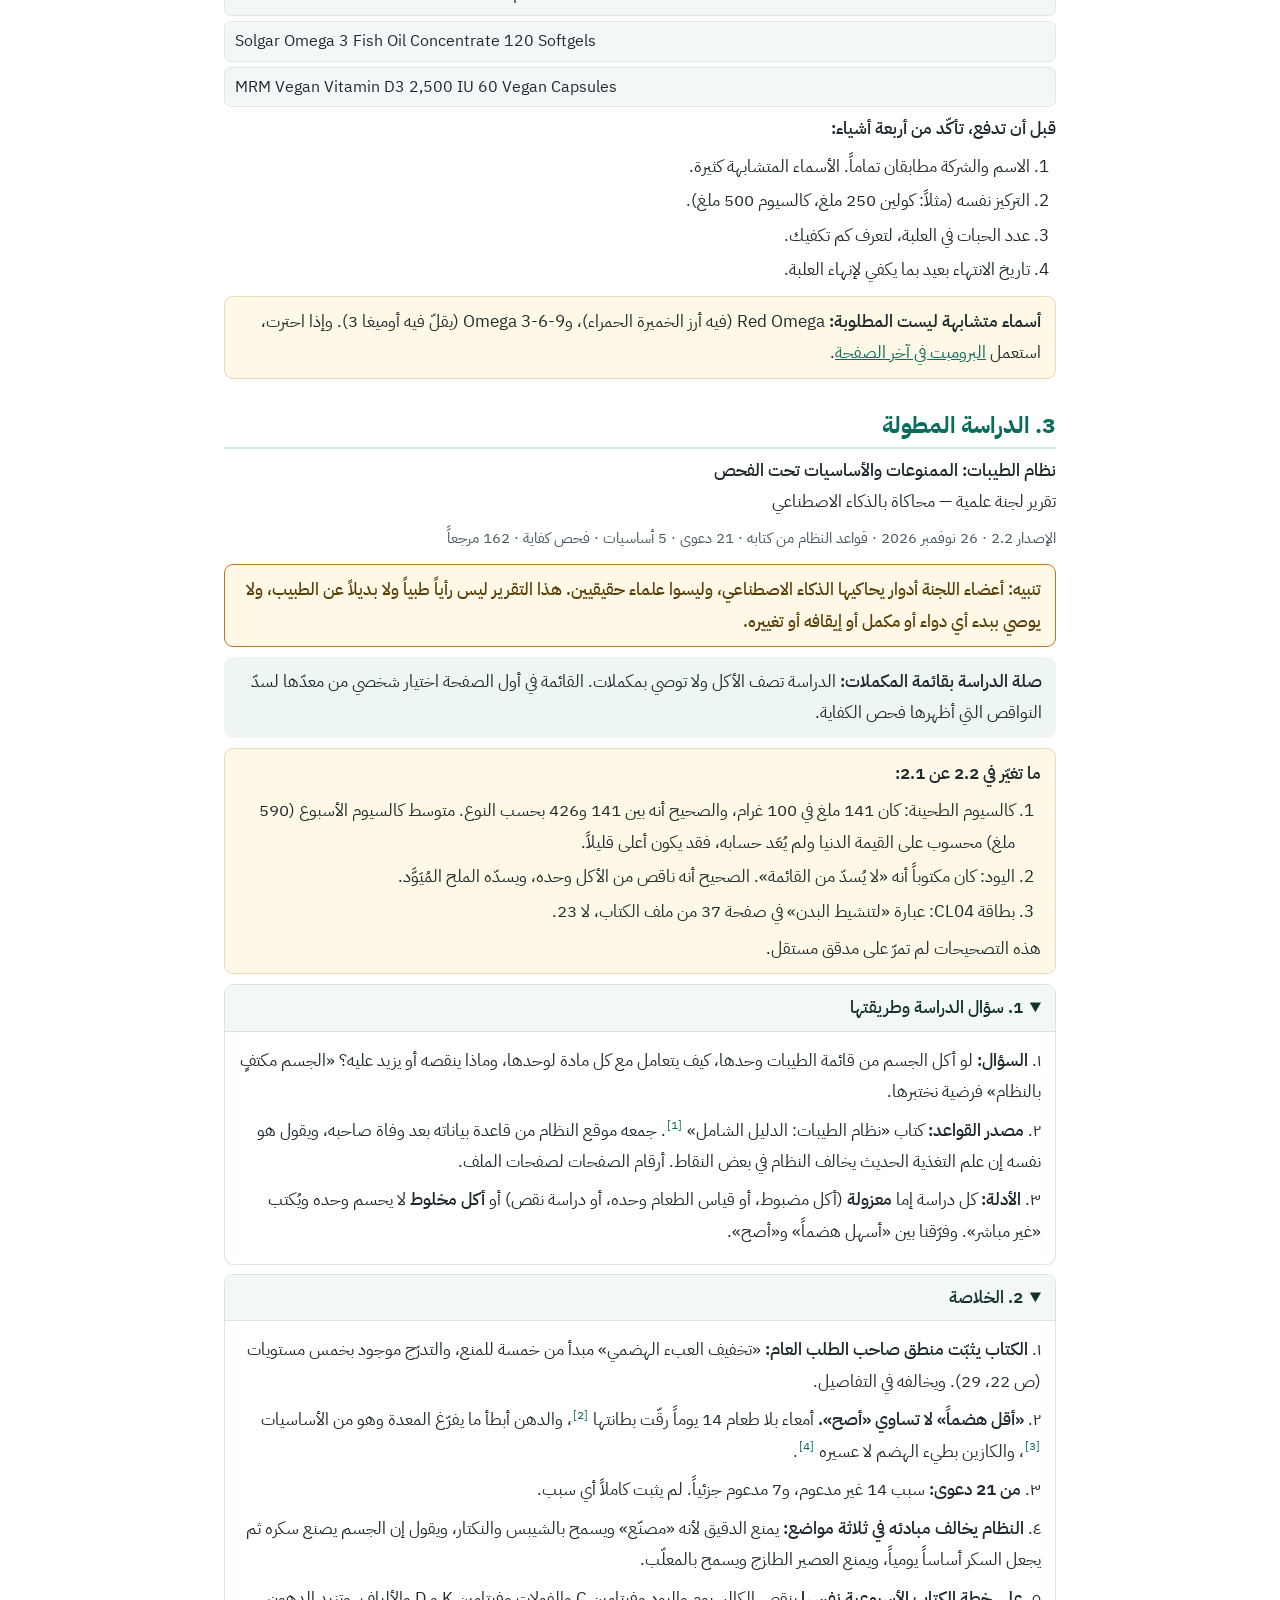
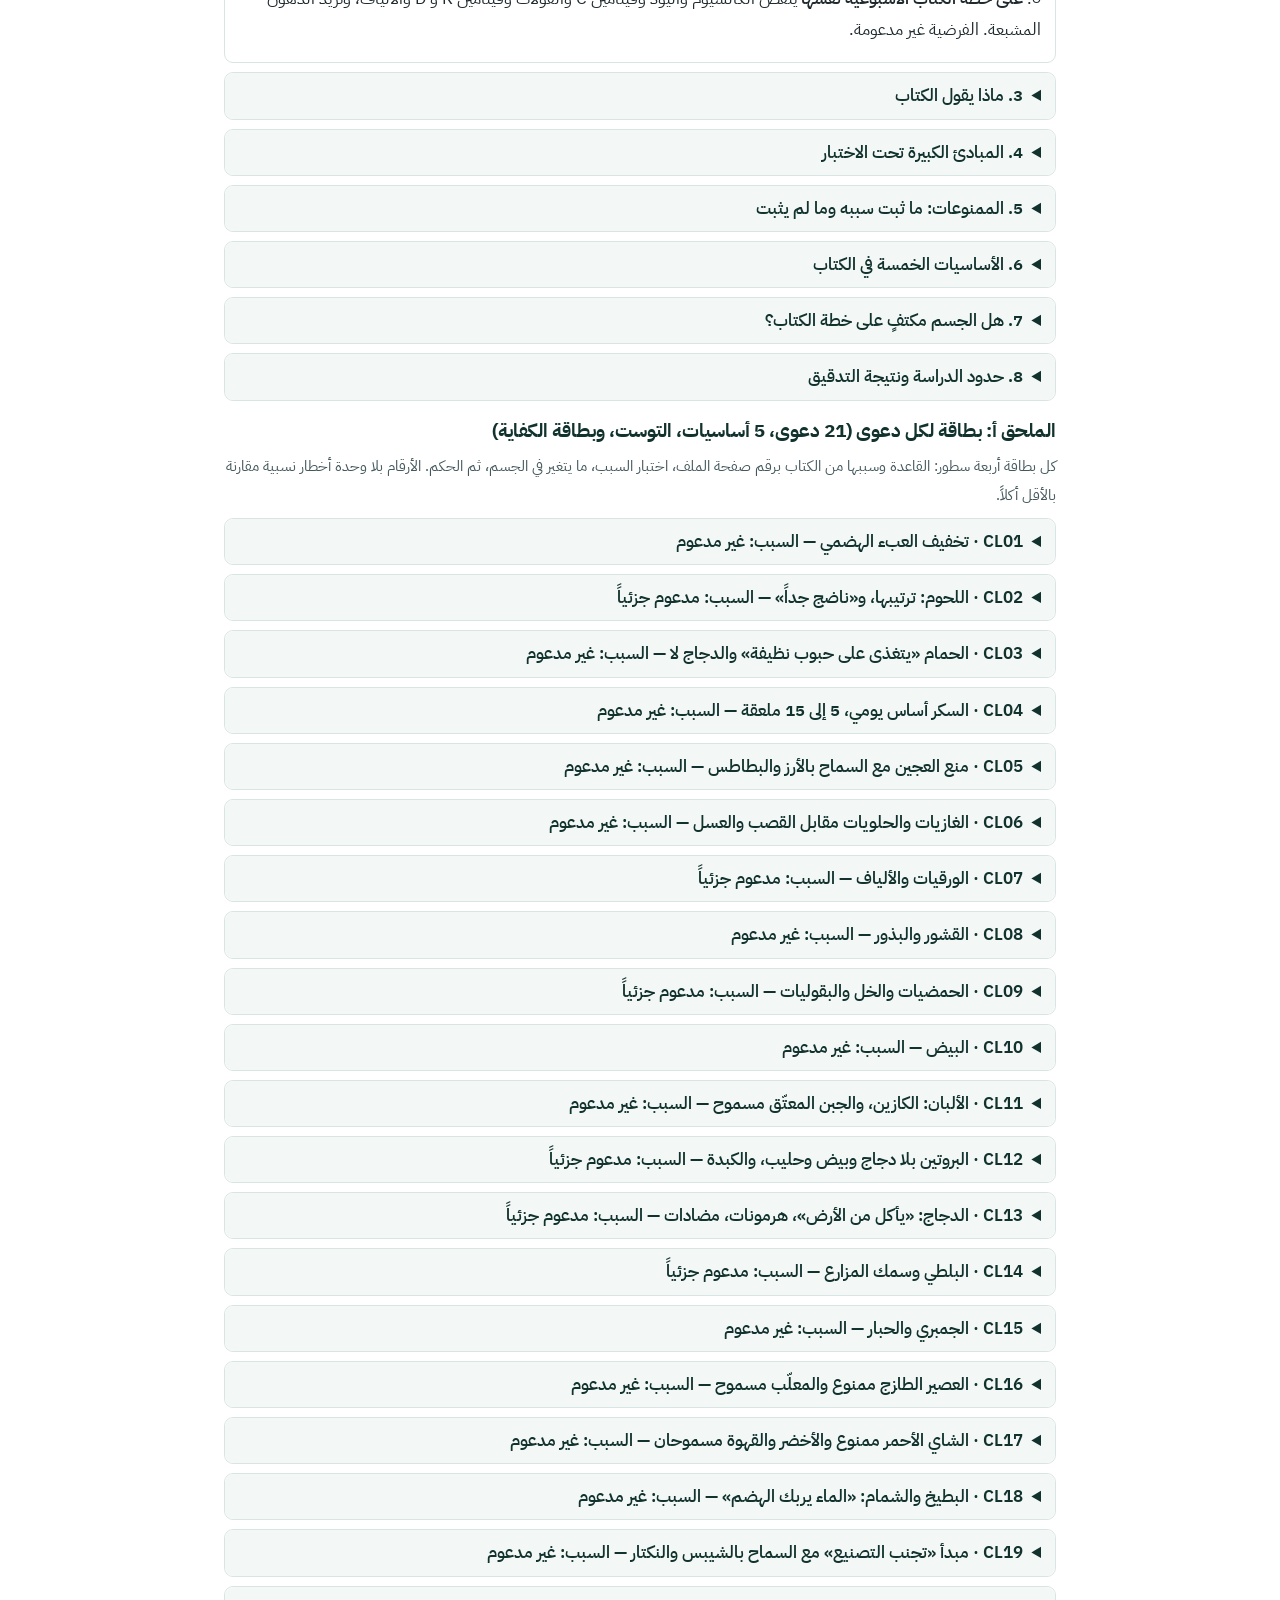
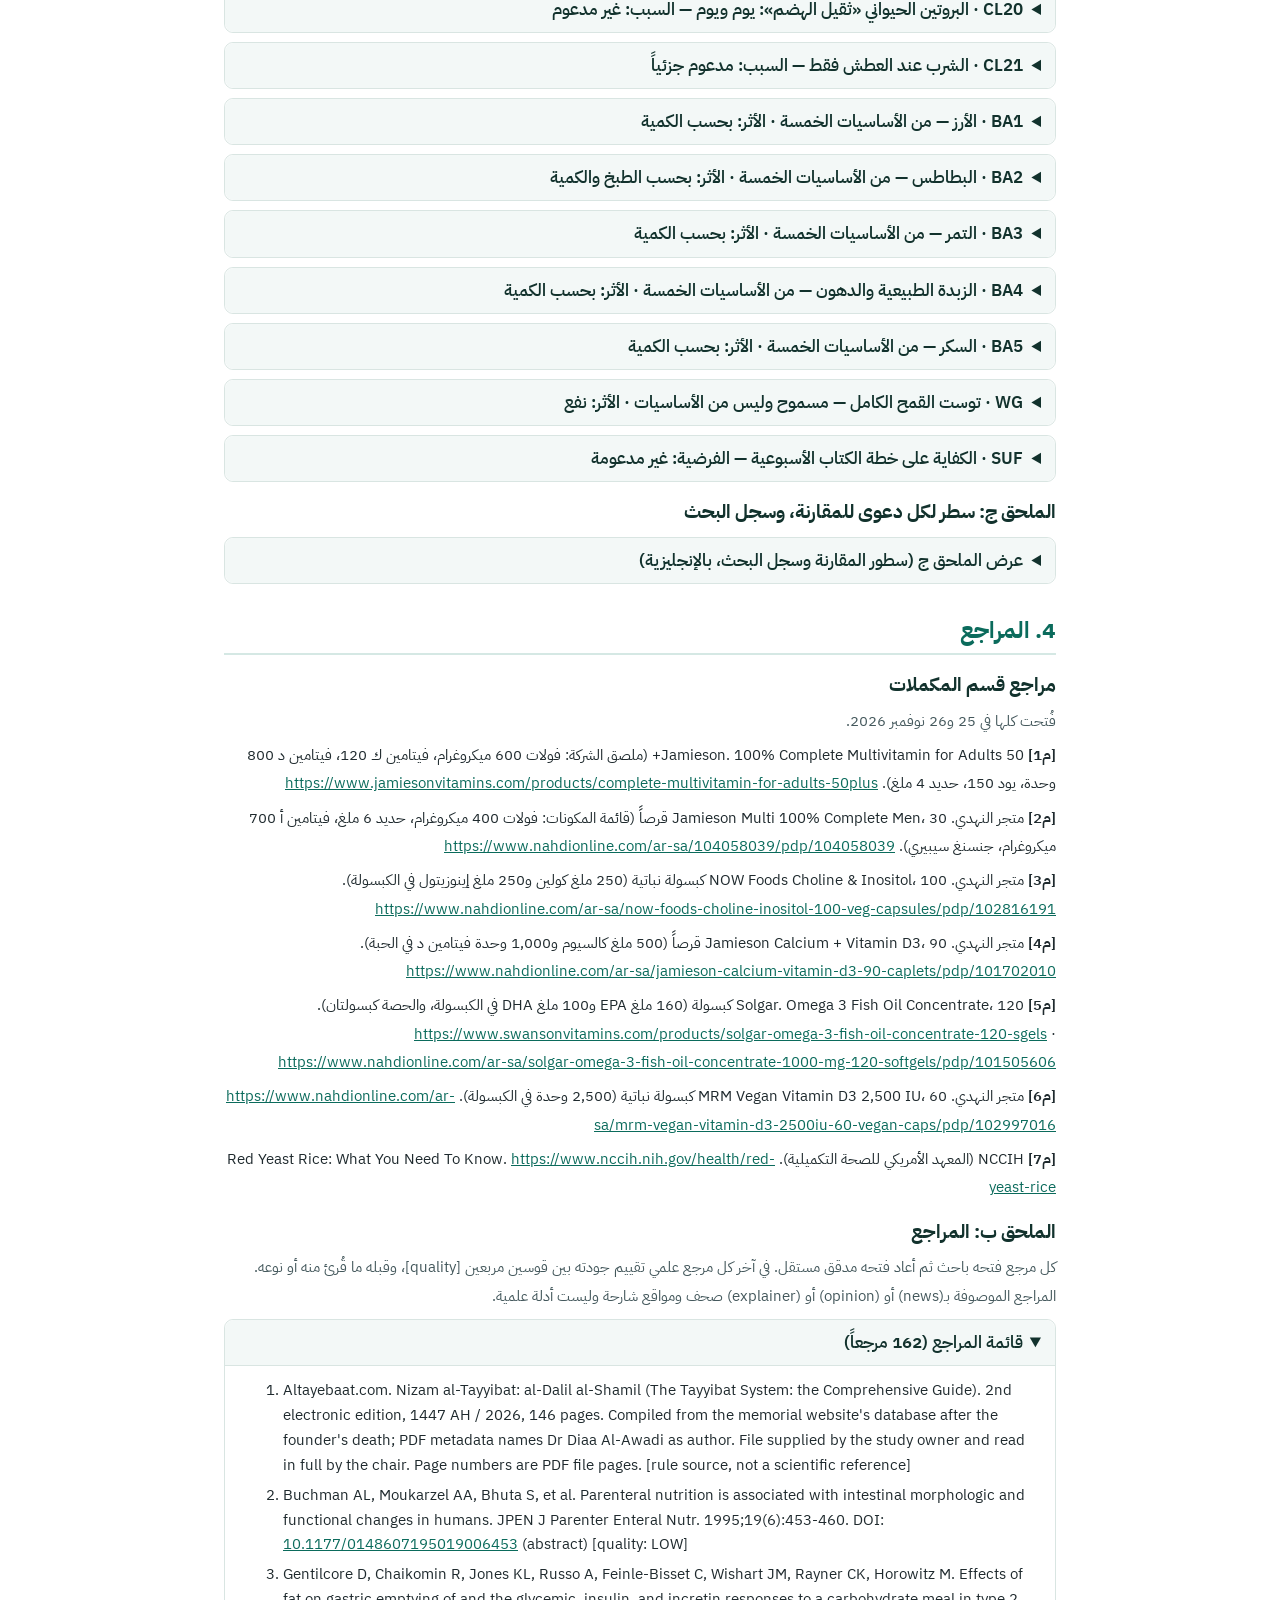
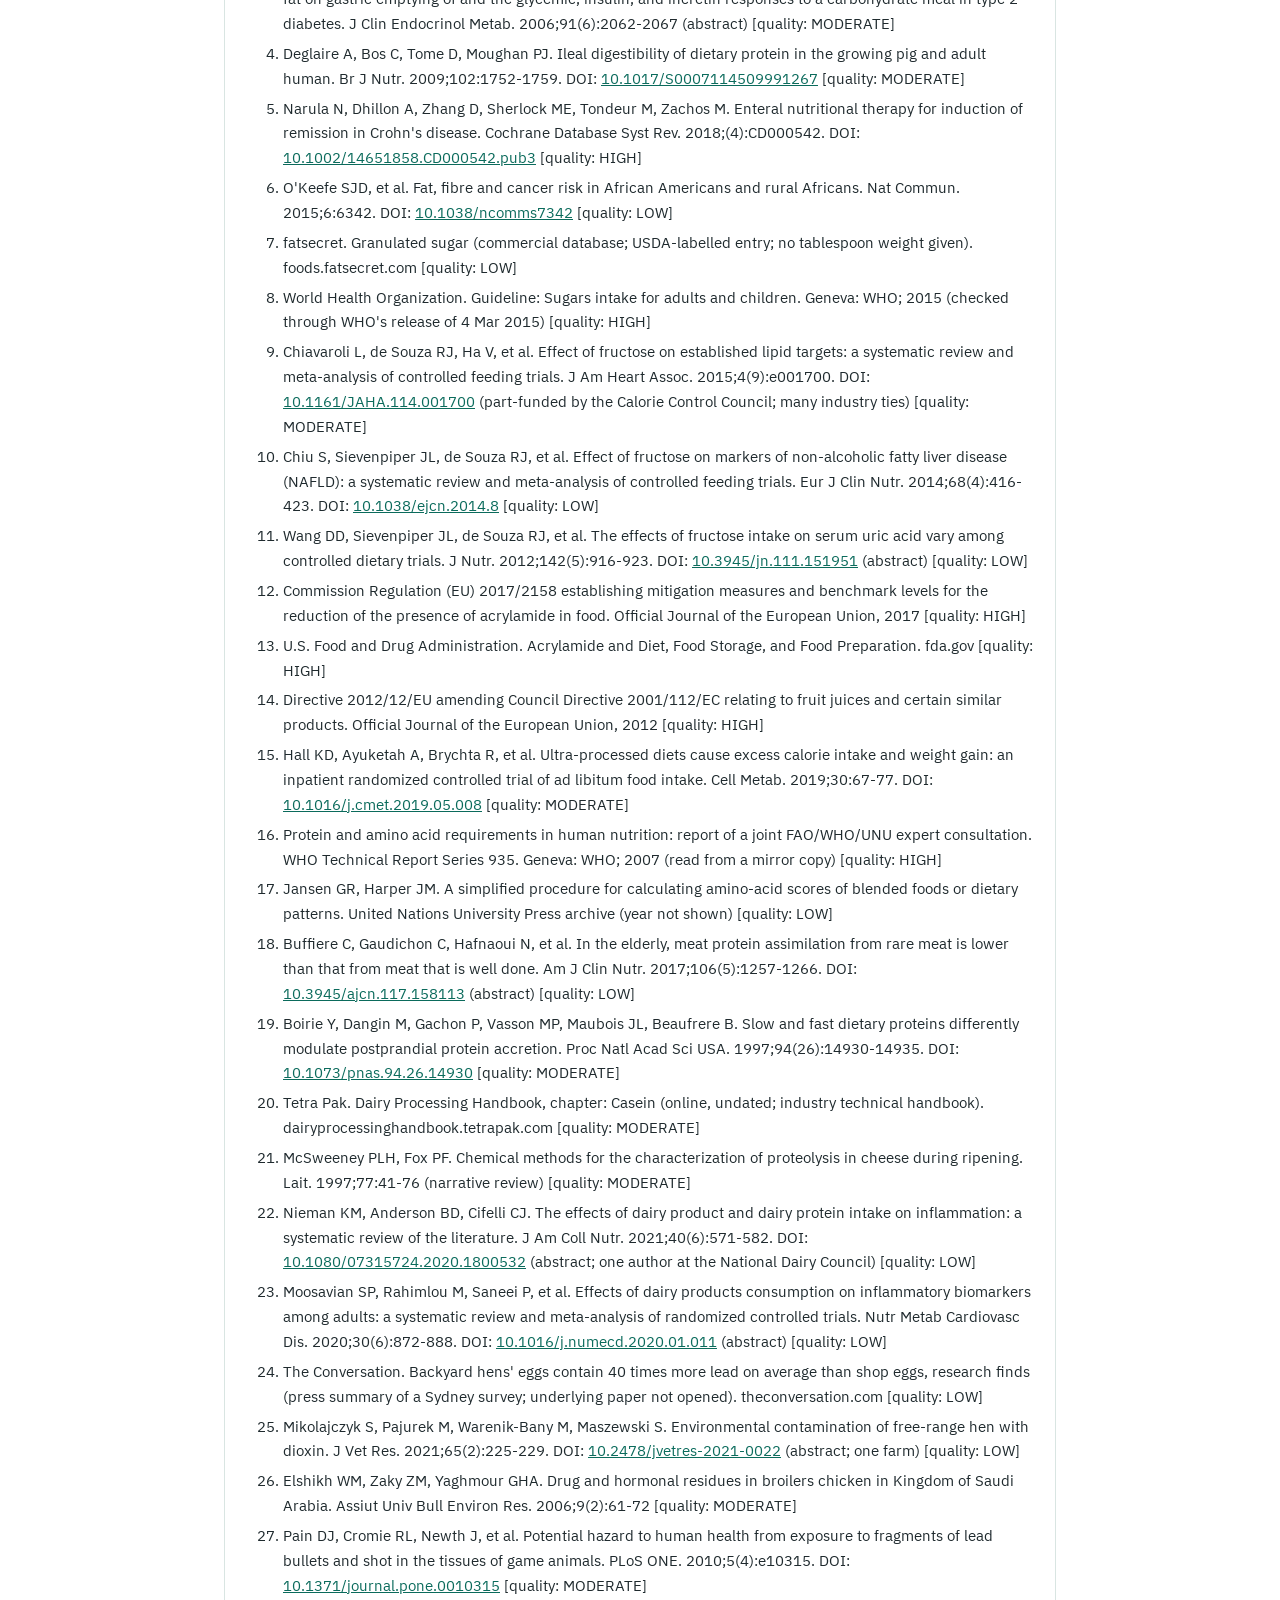
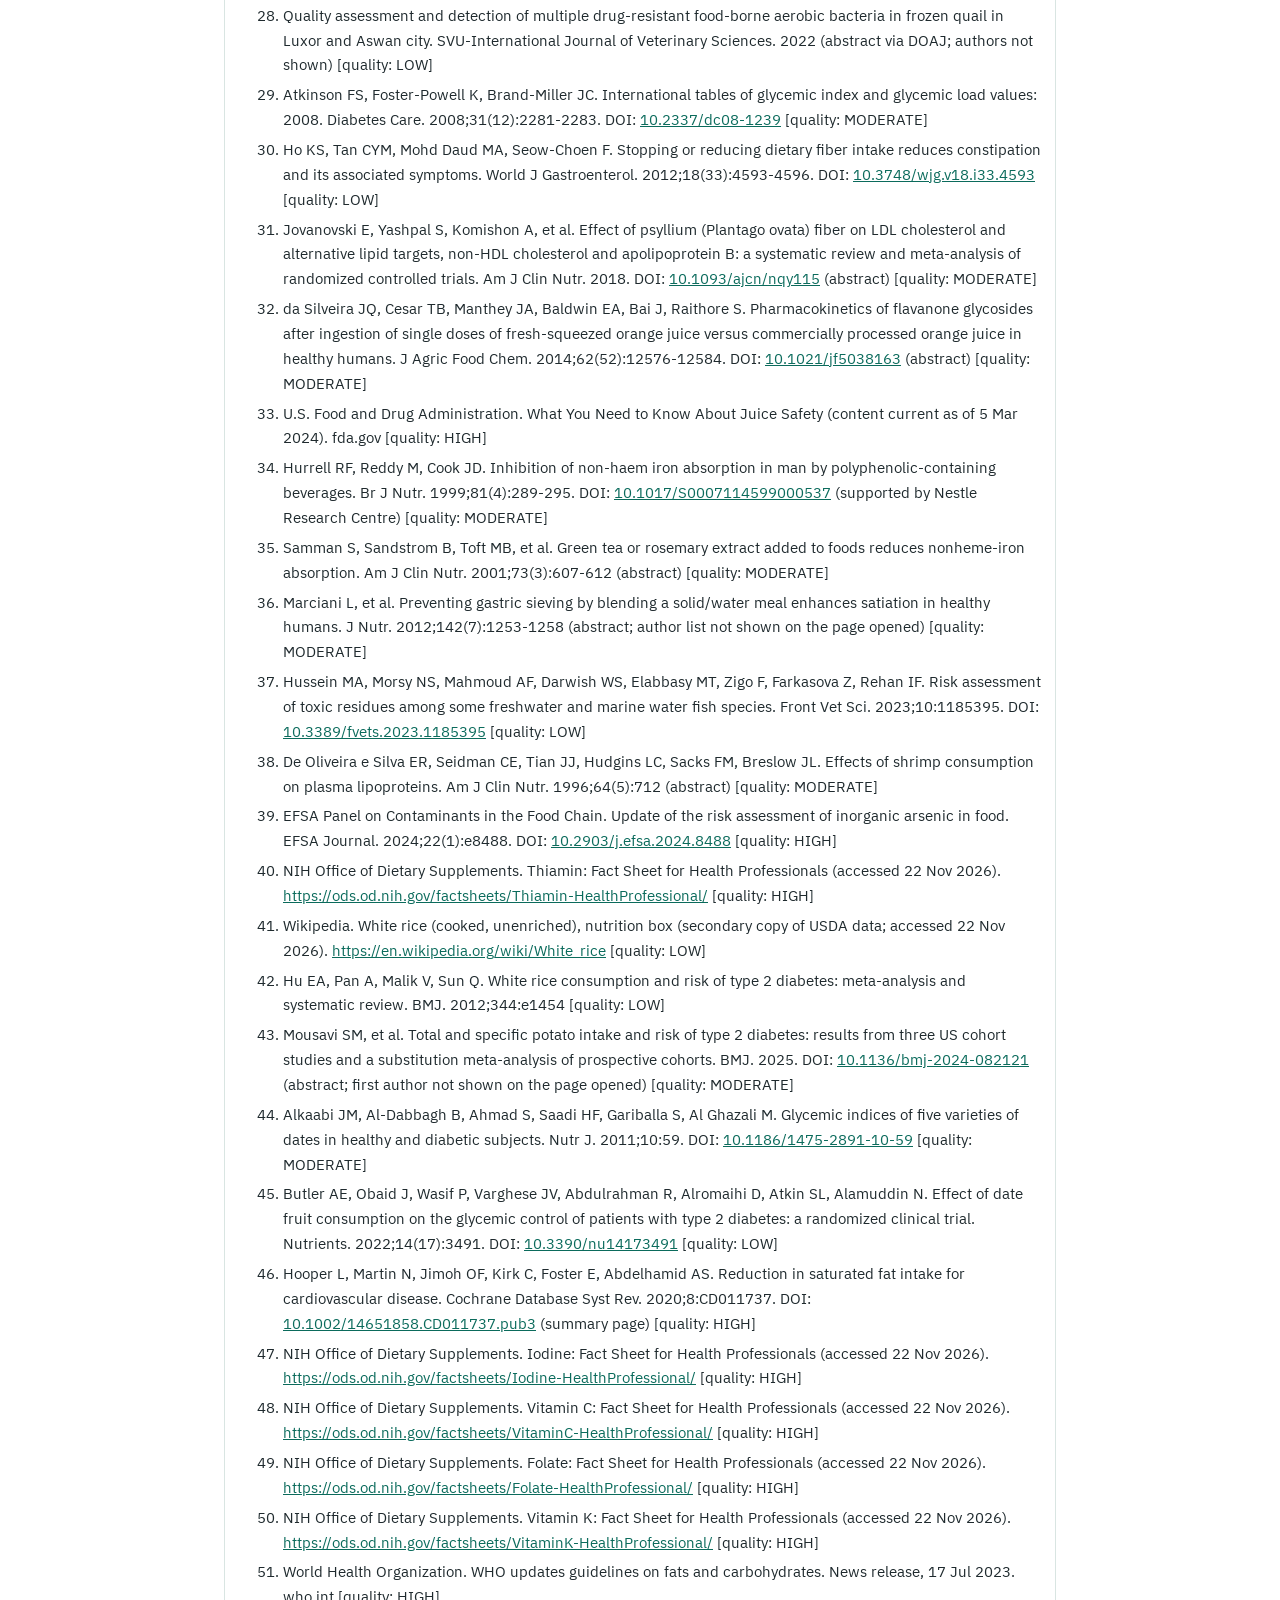
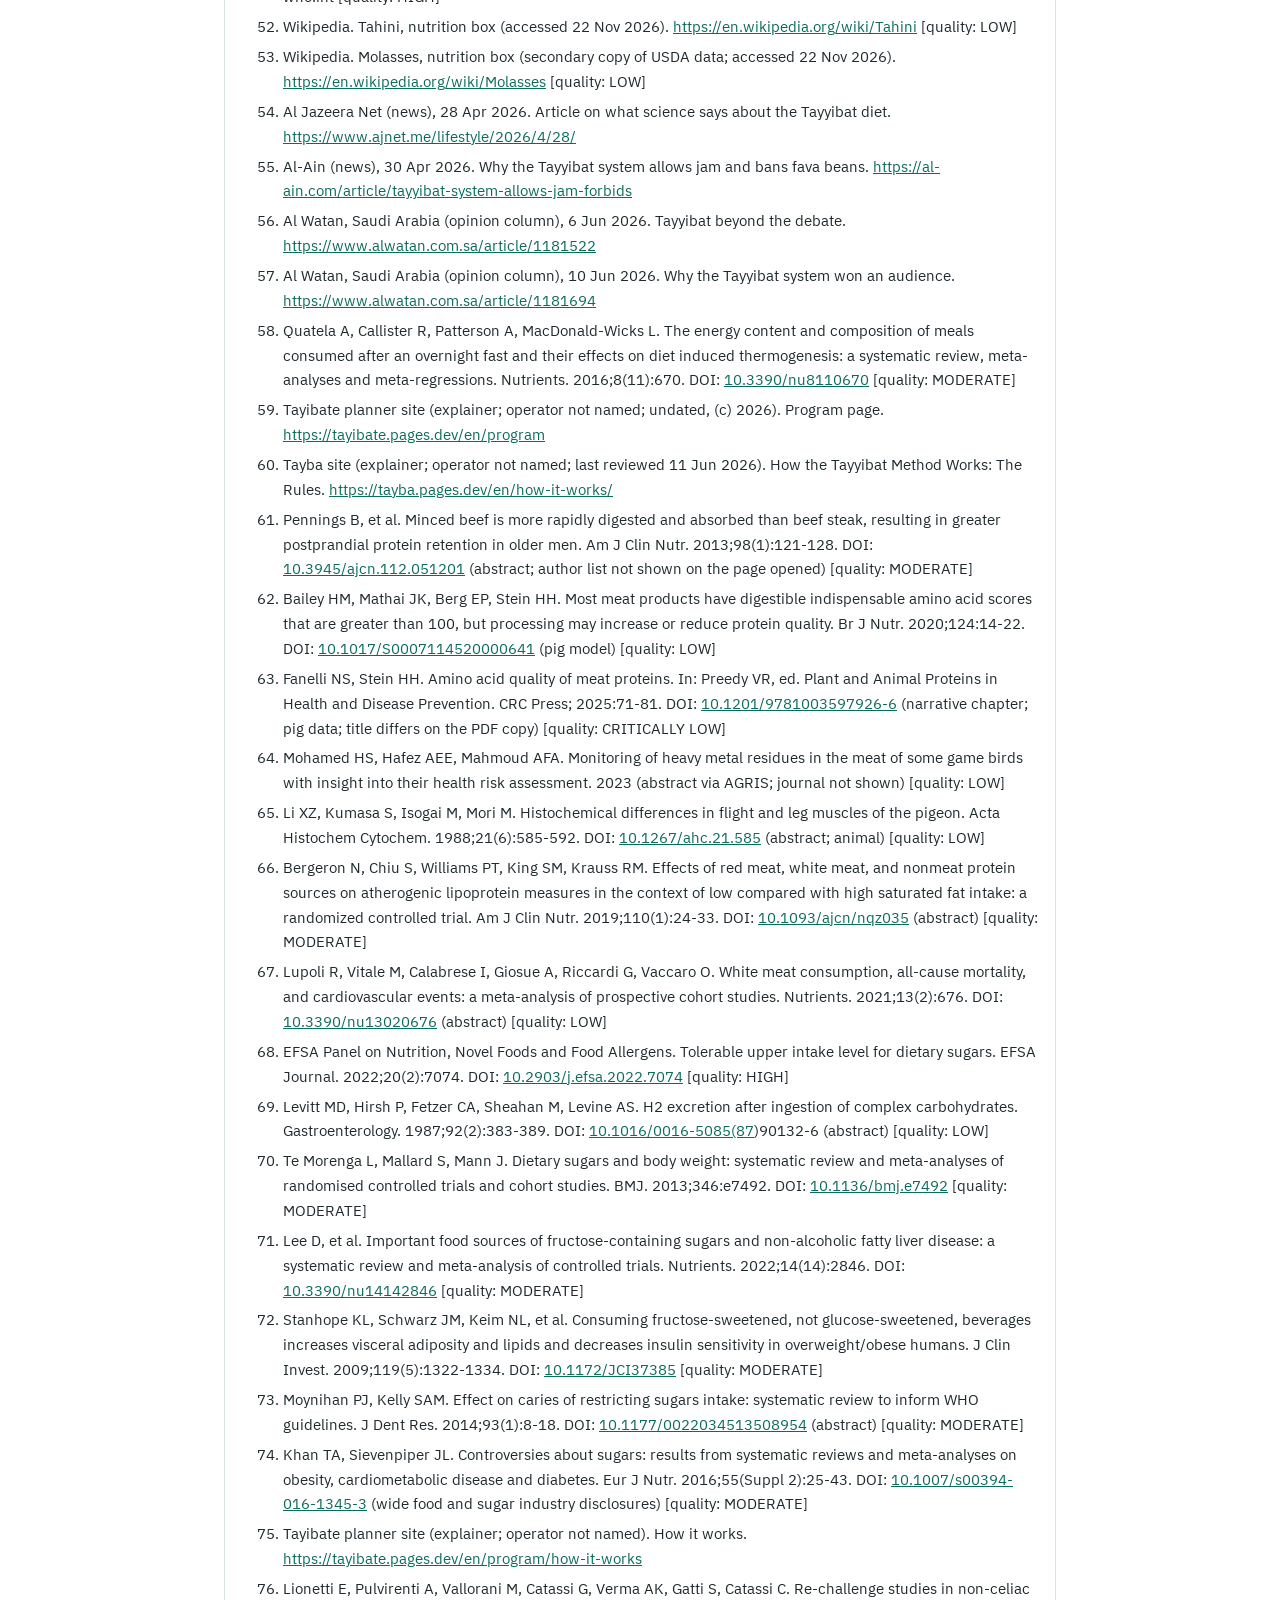
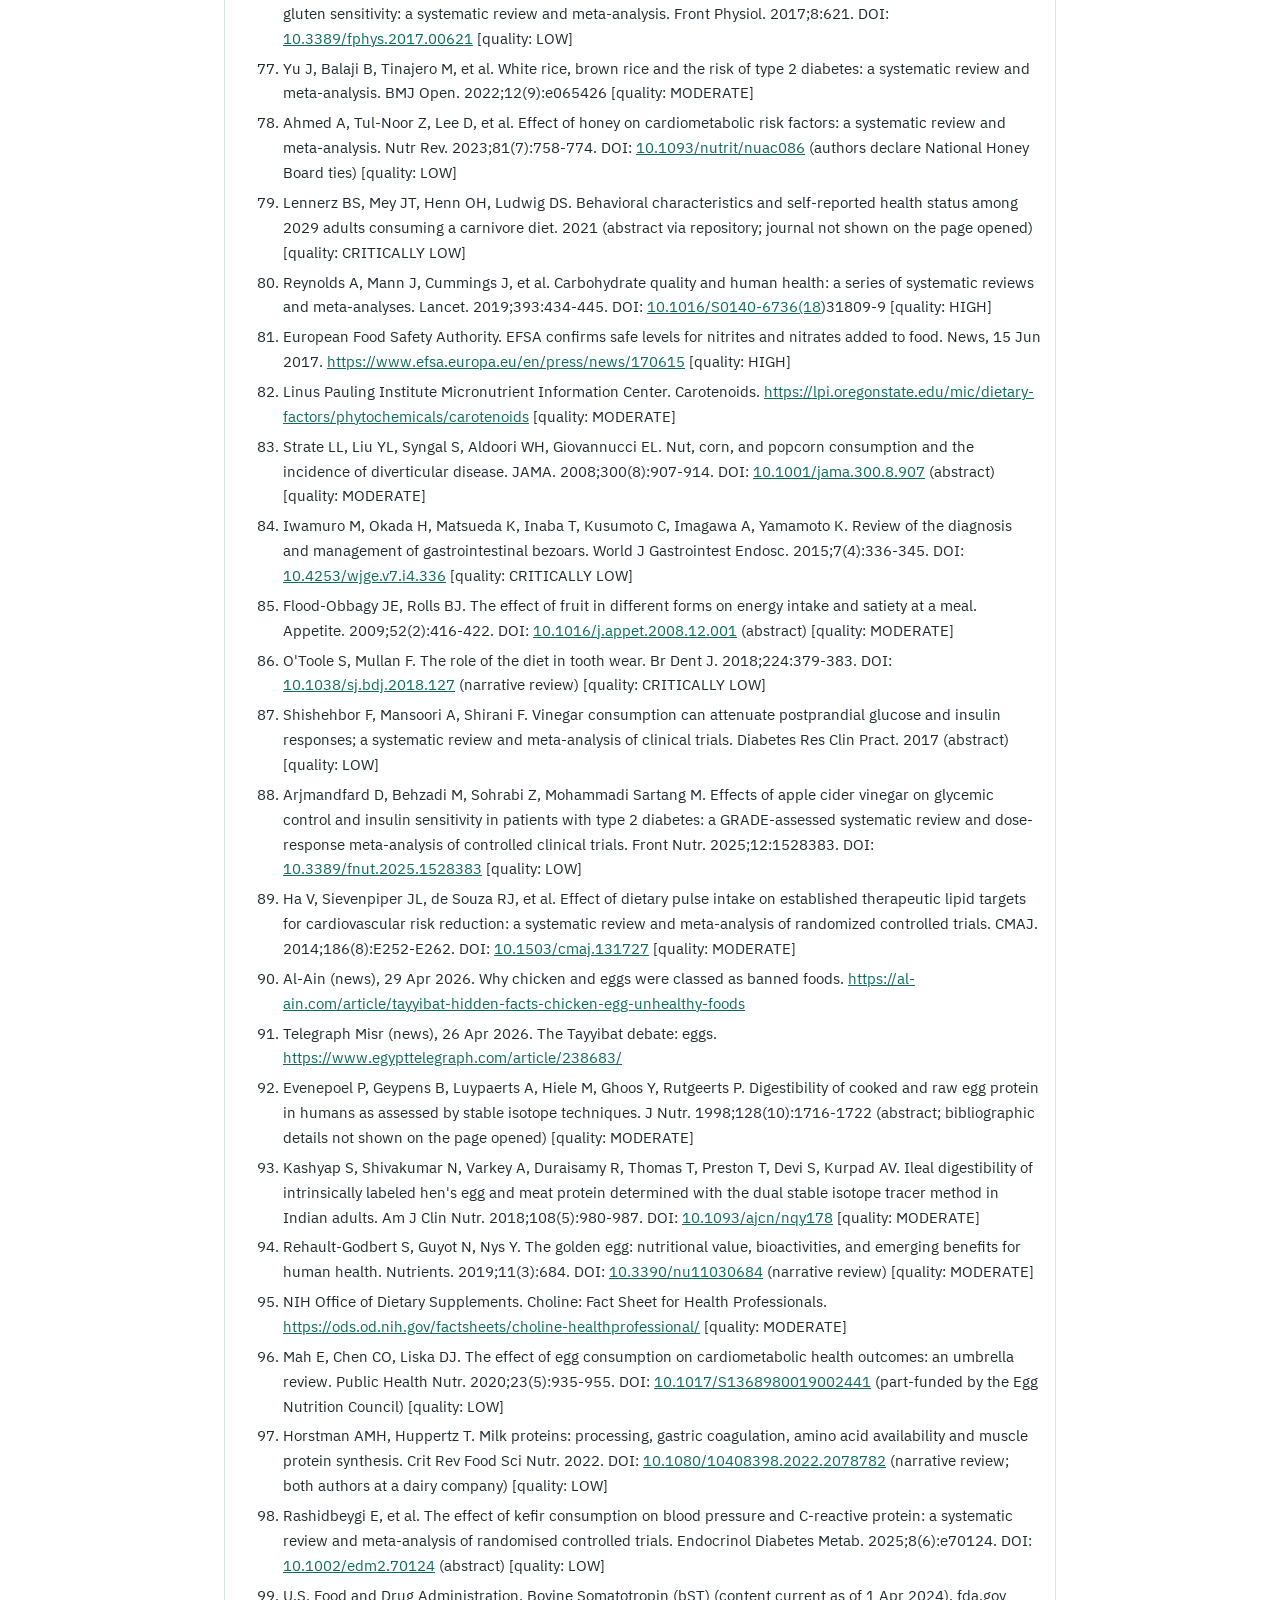
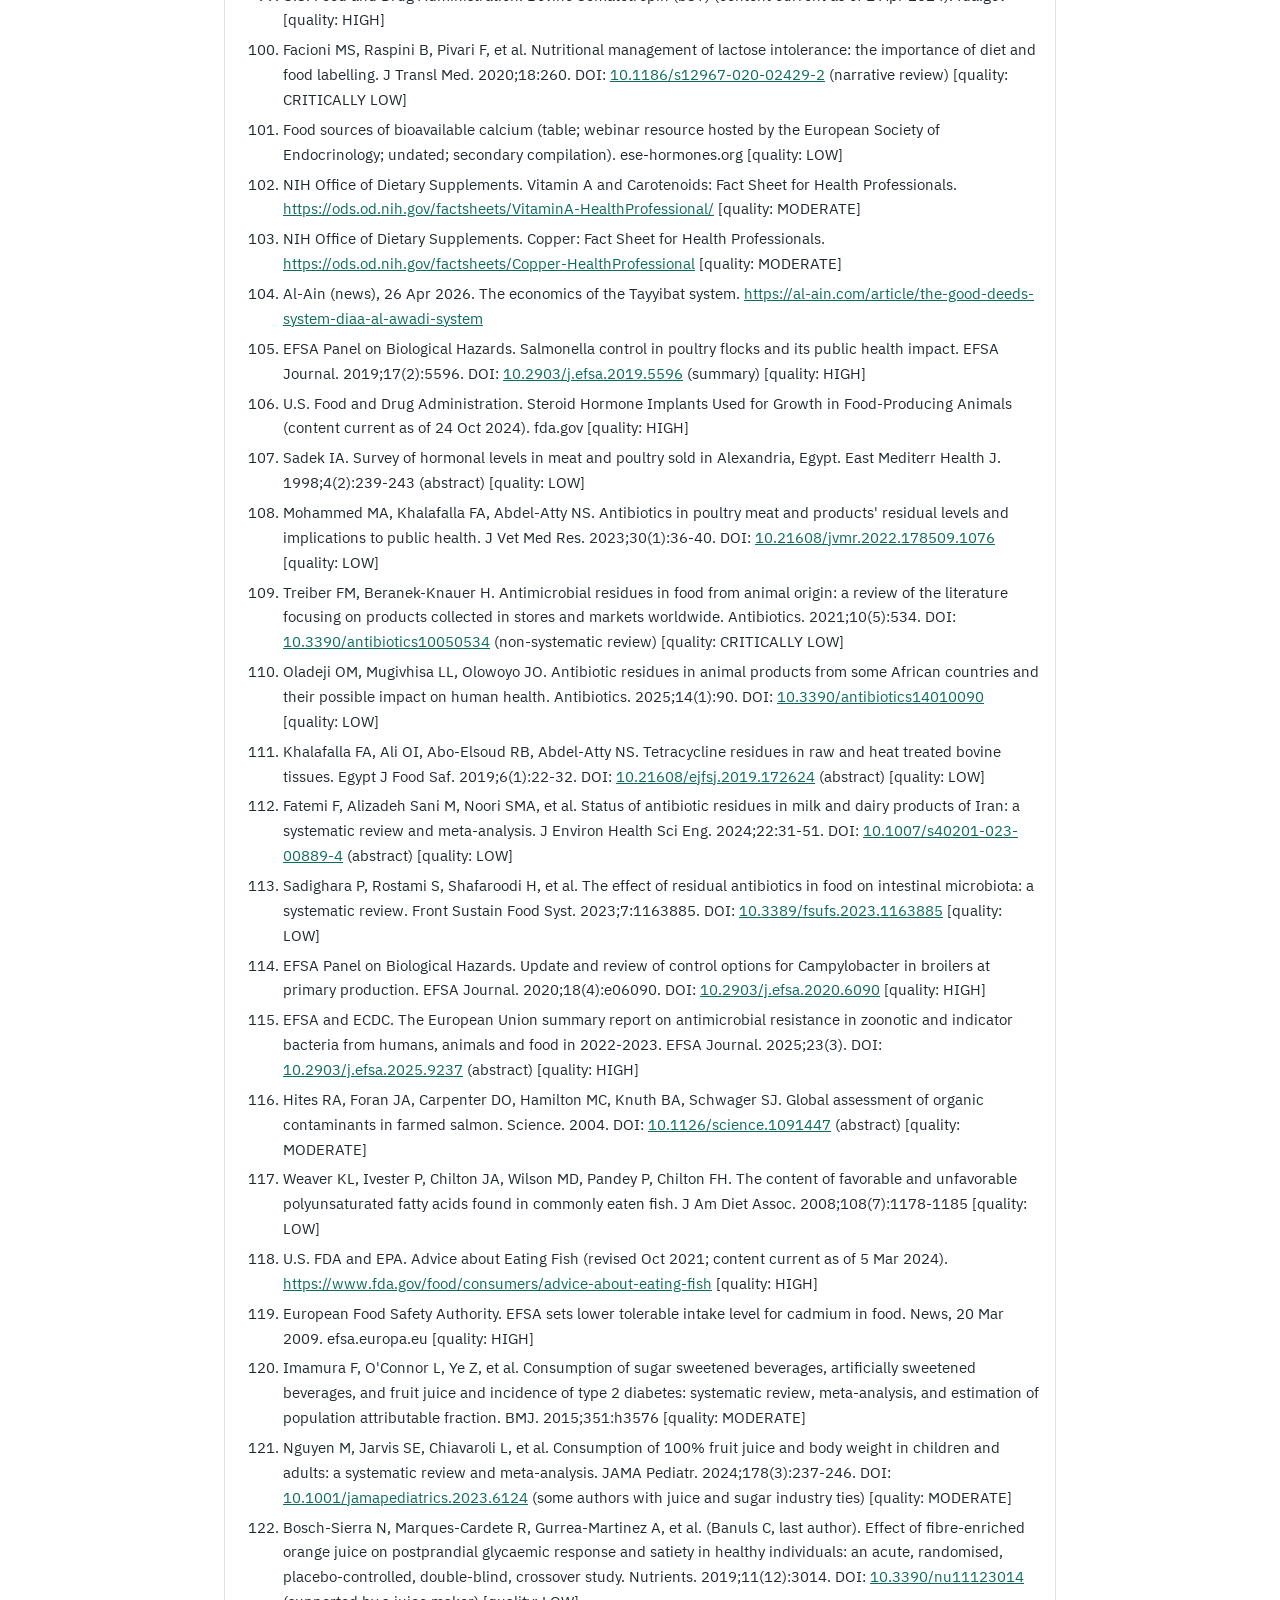
<file: tayyibat/index.html>
<!DOCTYPE html>
<html lang="ar" dir="rtl">
<head>
<meta charset="utf-8">
<meta name="viewport" content="width=device-width, initial-scale=1">
<title>المكملات الغذائية مع نظام الطيبات — f3.sa</title>
<meta name="description" content="دليل مبسط للمكملات مع نظام الطيبات، مع الدراسة الكاملة والمراجع. ليس رأياً طبياً.">
<link rel="preconnect" href="https://fonts.googleapis.com">
<link rel="preconnect" href="https://fonts.gstatic.com" crossorigin>
<link href="https://fonts.googleapis.com/css2?family=IBM+Plex+Sans+Arabic:wght@400;500;600;700&display=swap" rel="stylesheet">
<style>
.tyb{--g:#0b6b5c;--g2:#d5e8e4;--ink:#1f2a2e;--amber:#b7791f;direction:rtl;text-align:right;
 font-family:"IBM Plex Sans Arabic",system-ui,"Segoe UI",Tahoma,Arial,sans-serif;font-size:17px;line-height:1.85;
 color:var(--ink);background:#fff;max-width:860px;margin:0 auto;padding:14px 14px 40px;box-sizing:border-box;}
.tyb *{box-sizing:border-box;}
.tyb a{color:var(--g);text-decoration:underline;overflow-wrap:anywhere;}
.tyb .en{direction:ltr;unicode-bidi:isolate;}
.tyb .band{background:var(--g);color:#fff;border-radius:12px;padding:16px 18px 13px;}
.tyb .band h1{margin:0;font-size:1.65em;font-weight:700;line-height:1.45;}
.tyb .band p{margin:3px 0 0;font-weight:500;}
.tyb .band .byline{margin-top:8px;padding-top:7px;border-top:1px solid rgba(255,255,255,.35);font-weight:600;}
.tyb .band a{color:#fff;font-weight:700;}
.tyb .band .ver{font-size:.85em;opacity:.9;font-weight:400;}
.tyb .notice{margin:12px 0 0;border:1.5px solid var(--amber);background:#fff8e6;border-radius:9px;padding:9px 14px;font-weight:500;color:#5a3d06;}
.tyb .toc{margin:14px 0 0;padding:10px 14px;background:#eef6f4;border-radius:9px;}
.tyb .toc b{color:var(--g);}
.tyb .toc ol{margin:4px 0 0;padding-right:24px;}
.tyb h2{font-size:1.35em;font-weight:700;color:var(--g);margin:30px 0 6px;padding-bottom:4px;border-bottom:2px solid var(--g2);line-height:1.5;}
.tyb h3{font-size:1.1em;font-weight:700;margin:16px 0 4px;color:#12322d;line-height:1.6;}
.tyb p{margin:6px 0;}
.tyb ol,.tyb ul{margin:6px 0;padding-right:26px;}
.tyb li{margin:3px 0;}
.tyb strong,.tyb b{font-weight:600;}
.tyb .item{border:1px solid #cfe1dd;border-right:6px solid var(--g);border-radius:9px;padding:10px 14px 9px;margin:11px 0;}
.tyb .item.cond{border-color:#ead9b5;border-right-color:var(--amber);}
.tyb .item h3{margin:0 0 2px;}
.tyb .item .prod{font-size:.9em;color:#44585c;font-weight:500;margin:0 0 4px;}
.tyb .item ul{list-style:none;padding:0;margin:0;}
.tyb .item li b{color:var(--g);}
.tyb .item.cond li b{color:#8a5a10;}
.tyb .tag{display:inline-block;font-size:.78em;font-weight:600;border-radius:5px;padding:0 7px;background:#fff0cf;color:#7a4f08;border:1px solid #e6c98a;}
.tyb .box{background:#eef6f4;border-radius:9px;padding:9px 14px;margin:10px 0;}
.tyb .box.amber{background:#fff8e6;border:1px solid #ead9b5;}
.tyb .names{list-style:none;padding:0;}
.tyb .names li{direction:ltr;text-align:left;background:#f4f7f7;border:1px solid #dfe8e6;border-radius:7px;padding:5px 10px;margin:5px 0;font-size:.92em;user-select:all;-webkit-user-select:all;}
.tyb details{border:1px solid #d9e5e2;border-radius:9px;margin:9px 0;background:#fff;}
.tyb details>summary{cursor:pointer;padding:9px 14px;font-weight:600;color:#12322d;background:#f3f8f7;border-radius:9px;line-height:1.6;}
.tyb details[open]>summary{border-bottom:1px solid #d9e5e2;border-radius:9px 9px 0 0;}
.tyb details>.in{padding:6px 14px 10px;}
.tyb .it{margin:7px 0;}
.tyb .rf{font-size:.68em;line-height:0;white-space:nowrap;}
.tyb .rf a{text-decoration:none;margin:0 1px;}
.tyb .meta{font-size:.9em;color:#44585c;}
.tyb .refs{font-size:.86em;line-height:1.7;direction:ltr;text-align:left;padding-left:44px;padding-right:0;}
.tyb .refs li{margin:5px 0;overflow-wrap:anywhere;}
.tyb .prefs{font-size:.9em;list-style:none;padding:0;}
.tyb .prefs li{margin:6px 0;overflow-wrap:anywhere;}
.tyb .cmp{font-size:.82em;direction:ltr;text-align:left;list-style:none;padding:0;}
.tyb .cmp li{border-bottom:1px dashed #dde6e4;padding:4px 0;overflow-wrap:anywhere;}
.tyb pre.prompt{white-space:pre-wrap;overflow-wrap:anywhere;direction:rtl;text-align:right;font-family:inherit;font-size:.95em;line-height:1.8;
 background:#f4f7f7;border:1.5px dashed #9fbdb7;border-radius:9px;padding:12px 14px;margin:8px 0;user-select:all;-webkit-user-select:all;}
.tyb :target{scroll-margin-top:12px;}
.tyb li:target{background:#fff3c4;}
.tyb .foot{margin-top:30px;border-top:2px solid var(--g);padding-top:9px;font-size:.88em;color:#3b4d51;}
.tyb .top{font-size:.85em;}
@media (max-width:520px){.tyb{font-size:16px;padding:10px 10px 32px;}.tyb .band h1{font-size:1.4em;}.tyb .refs{padding-left:36px;}}
@media print{.tyb details{break-inside:avoid;}}
</style>
</head>
<body style="margin:0;background:#fff;">
<div class="tyb">
<div class="band" id="top">
<h1>المكملات الغذائية مع نظام الطيبات</h1>
<p>المعلومات المبسطة · الدراسة الكاملة · المراجع</p>
<p class="byline">إعداد: <a class="en" href="https://f3.sa">f3.sa</a> — بدون أدنى مسؤولية</p>
<p class="ver">الإصدار 2.2 · 26 نوفمبر 2026</p>
</div>
<div class="notice">تنبيه: هذه صفحة توعوية شخصية. ليست صادرة عن وزارة الصحة ولا عن هيئة الغذاء والدواء، وليست وصفة طبية. الدراسة فيها محاكاة بالذكاء الاصطناعي، وليست رأياً طبياً.</div>
<div class="box"><b>عن هذه الصفحة</b><ol style="margin:4px 0 0;padding-right:24px;"><li>الكاتب (f3.sa) لا يدعو إلى الالتزام بنظام الطيبات ولا يروّج له.</li><li>هذه الصفحة جهد شخصي. لاحظ الكاتب أن بعض أقاربه وأصدقائه ملتزمون بهذا النظام، فأُعدّت الدراسة لهذا السبب.</li><li>الدراسة أُعدّت بالذكاء الاصطناعي. طُلب منه في البرومبت أن يحاكي لجنة علمية من عشرة أدوار: باحث مصدر النظام (قواعد الكتاب وصفحاتها)، عالم الهضم والبروتين، عالم السكر والنشا والتصنيع، عالم الألياف والفواكه والمشروبات، عالم الألبان والبيض، عالم سلامة الغذاء، علماء الأغذية الأساسية، عالم كفاية العناصر الغذائية، رئيس اللجنة، ومدقق مستقل يعيد فتح كل مرجع. هذه أدوار يحاكيها الذكاء الاصطناعي، وليست أشخاصاً حقيقيين، ولا تحمل أسماء ولا شهادات.</li></ol></div>
<nav class="toc"><b>في هذه الصفحة</b><ol>
<li><a href="#simple">المعلومات المبسطة: ماذا تأخذ ولماذا</a></li>
<li><a href="#nahdi">لماذا النهدي؟ وكيف تبحث في مكان آخر</a></li>
<li><a href="#study">الدراسة المطولة (21 دعوى وفحص الكفاية)</a></li>
<li><a href="#refs">المراجع (162 مرجعاً)</a></li>
<li><a href="#prompt">برومبت للتأكد من المنتج الصحيح</a></li>
</ol></nav>
<h2 id="simple">1. المعلومات المبسطة</h2>
<h3>لماذا نحتاج المكملات؟</h3>
<p>راجعنا كتاب النظام والمراجع العلمية. وجدنا أن الأطعمة المسموحة في النظام لا تعطي الجسم ما يكفيه من أربعة عناصر (التفصيل في <a href="#sec-7">فحص الكفاية</a>):</p>
<ol>
<li><strong>فيتامين د:</strong> يقوّي العظام والمناعة.<sup class="rf"><a href="#ref-155">[155]</a></sup></li>
<li><strong>الكولين:</strong> يحتاجه الكبد والذاكرة.<sup class="rf"><a href="#ref-95">[95]</a></sup></li>
<li><strong>الفولات (حمض الفوليك):</strong> يدخل في تكوين الدم.<sup class="rf"><a href="#ref-49">[49]</a></sup></li>
<li><strong>فيتامين ك:</strong> يلزم لتجلّط الدم وصحة العظام.<sup class="rf"><a href="#ref-50">[50]</a></sup></li>
</ol>
<p>وهناك عنصران ينقصان عند بعض الناس حسب أكلهم: <strong>الكالسيوم</strong> لمن لا يأكل الجبن أو الطحينة كل يوم<sup class="rf"><a href="#ref-153">[153]</a></sup>، و<strong>أوميغا 3</strong> لمن لا يأكل السمك البحري مرتين في الأسبوع.</p>
<p><strong>ما لا تغطيه القائمة:</strong> الألياف. تبقى أقل من الموصى به، والمكملات هنا لا تعوّضها.</p>
<h3>القائمة</h3>
<div class="item">
<h3>1. ملتي فيتامين (فيتامينات ومعادن في حبة واحدة)</h3>
<p class="prod"><span class="en">Jamieson Multi 100% Complete — Adults 50+</span></p>
<ul><li><b>الفائدة:</b> يغطي الفولات وفيتامين ك واليود وفيتامين ب12، وجزءاً من فيتامين د.<sup class="rf"><a href="#pref-1">[م1]</a></sup></li><li><b>الجرعة:</b> حبة واحدة كل يوم مع الغداء.</li><li><b>السعر:</b> 79 ريالاً (30 حبة). <b>يكفي:</b> شهراً واحداً.</li><li><b>ملاحظة:</b> يصلح لمن هو دون الخمسين. البديل «للرجال» بالسعر نفسه، وفيه عشبة الجنسنغ.<sup class="rf"><a href="#pref-2">[م2]</a></sup></li><li><b>الشراء:</b> <a href="https://www.nahdionline.com/ar-sa/jamieson-multi-complete-100-adult-50-30-caplets/pdp/103917807" rel="noopener">صفحة المنتج في النهدي</a> · <a href="https://www.nahdionline.com/ar-sa/104058039/pdp/104058039" rel="noopener">صفحة البديل «للرجال»</a></li></ul>
</div>
<div class="item">
<h3>2. الكولين</h3>
<p class="prod"><span class="en">NOW Foods Choline &amp; Inositol — 100 Veg Capsules</span></p>
<ul><li><b>الفائدة:</b> يسدّ نقص الكولين. في الكبسولة 250 ملغ.<sup class="rf"><a href="#pref-3">[م3]</a></sup></li><li><b>الجرعة:</b> كبسولة واحدة كل يوم مع الأكل.</li><li><b>السعر:</b> 41.27 ريالاً (100 كبسولة). <b>يكفي:</b> 100 يوم. <span class="tag">مستورد</span></li><li><b>الشراء:</b> <a href="https://www.nahdionline.com/ar-sa/now-foods-choline-inositol-100-veg-capsules/pdp/102816191" rel="noopener">صفحة المنتج في النهدي</a></li></ul>
</div>
<div class="item">
<h3>3. الكالسيوم مع فيتامين د3</h3>
<p class="prod"><span class="en">Jamieson Calcium + Vitamin D3 — 90 Caplets</span></p>
<ul><li><b>الفائدة:</b> يعوّض الكالسيوم في الأيام التي يقلّ فيها. في الحبة 500 ملغ كالسيوم و1,000 وحدة فيتامين د.<sup class="rf"><a href="#pref-4">[م4]</a></sup></li><li><b>الجرعة:</b> حبة مع العشاء، فقط في اليوم الذي لا تأكل فيه جبناً ولا طحينة.</li><li><b>السعر:</b> 49.5 ريالاً (90 حبة). <b>يكفي:</b> ثلاثة أشهر أو أكثر.</li><li><b>الشراء:</b> <a href="https://www.nahdionline.com/ar-sa/jamieson-calcium-vitamin-d3-90-caplets/pdp/101702010" rel="noopener">صفحة المنتج في النهدي</a></li></ul>
</div>
<div class="item">
<h3>4. أوميغا 3 (زيت السمك)</h3>
<p class="prod"><span class="en">Solgar Omega 3 Fish Oil Concentrate — 120 Softgels</span></p>
<ul><li><b>لمن؟</b> لمن لا يأكل السمك البحري مرتين في الأسبوع.</li><li><b>الجرعة:</b> كبسولتان كل يوم مع الأكل. فيهما 320 ملغ EPA و200 ملغ DHA.<sup class="rf"><a href="#pref-5">[م5]</a></sup></li><li><b>السعر:</b> 53.09 ريالاً (120 كبسولة). <b>يكفي:</b> شهرين. <span class="tag">مستورد</span></li><li><b>الشراء:</b> <a href="https://www.nahdionline.com/ar-sa/solgar-omega-3-fish-oil-concentrate-1000-mg-120-softgels/pdp/101505606" rel="noopener">صفحة المنتج في النهدي</a></li></ul>
</div>
<div class="item cond">
<h3>5. فيتامين د3 بجرعة أعلى <span class="tag">بعد التحليل فقط</span></h3>
<p class="prod"><span class="en">MRM Vegan Vitamin D3 2,500 IU — 60 Vegan Capsules</span></p>
<ul><li><b>الشرط:</b> لا تأخذه إلا بعد تحليل دم يُثبت النقص، وبالجرعة التي يحددها الطبيب.<sup class="rf"><a href="#pref-6">[م6]</a></sup></li><li><b>تحذير:</b> لا تجمعه مع الملتي وحبة الكالسيوم دون سؤال الطبيب. مجموع الثلاثة 4,300 وحدة، وهذا فوق الحد الأعلى اليومي للبالغ (4,000 وحدة).<sup class="rf"><a href="#ref-155">[155]</a></sup></li><li><b>السعر:</b> 48.02 ريالاً (60 كبسولة). <span class="tag">مستورد</span></li><li><b>الشراء:</b> <a href="https://www.nahdionline.com/ar-sa/mrm-vegan-vitamin-d3-2500iu-60-vegan-caps/pdp/102997016" rel="noopener">صفحة المنتج في النهدي</a></li></ul>
</div>
<div class="box"><strong>التكلفة:</strong> الأربعة الأولى تكلّف نحو 4.5 ريالات في اليوم. الأسعار من متجر النهدي الإلكتروني بتاريخ 26 نوفمبر 2026، وتتغيّر مع العروض. المنتجات المستوردة يُضاف عليها شحن ورسوم استيراد.</div>
<h3>تنبيهات مهمة</h3>
<ol>
<li>استخدم في الطبخ الملح المُيَوَّد (المضاف له اليود).<sup class="rf"><a href="#ref-47">[47]</a></sup></li>
<li>هذه القائمة للبالغين الأصحاء فقط. الحامل والمرضع، ومريض الكلى أو الكبد، ومن يتناول دواءً دائماً: يسأل الطبيب أو الصيدلي أولاً.</li>
<li>لا تأخذ حبوب الحديد ولا فيتامين أ منفردَين، ولا زيت كبد الحوت، إلا بأمر الطبيب.</li>
<li>تجنّب منتج <span class="en">Red Omega</span> وكل ما فيه «أرز الخميرة الحمراء». فيه مادة تعمل عمل دواء الكوليسترول.<sup class="rf"><a href="#pref-7">[م7]</a></sup></li>
<li>المكملات لا تُغني عن الدواء. لا توقف دواءك ولا تغيّر جرعته بسبب أي نظام غذائي.</li>
<li>إذا ظهرت عليك أعراض غير معتادة، أوقف المكمل وراجع الطبيب.</li>
</ol>
<h2 id="nahdi">2. لماذا النهدي؟</h2>
<p>لسبب واحد: بعد البحث، صيدلية النهدي هي التي وجدنا فيها كل المكملات في سلة واحدة. ذكرُ المتجر للتسهيل فقط، وليس إعلاناً.</p>
<p>يمكنك شراء المنتجات نفسها من أي صيدلية أو متجر آخر. ابحث بالاسم الإنجليزي كما هو:</p>
<ul class="names">
<li>Jamieson Multi 100% Complete Adults 50+ 30 Caplets</li>
<li>Jamieson Multi 100% Complete Men 30 Caplets</li>
<li>NOW Foods Choline &amp; Inositol 100 Veg Capsules</li>
<li>Jamieson Calcium + Vitamin D3 90 Caplets</li>
<li>Solgar Omega 3 Fish Oil Concentrate 120 Softgels</li>
<li>MRM Vegan Vitamin D3 2,500 IU 60 Vegan Capsules</li>
</ul>
<p><strong>قبل أن تدفع، تأكّد من أربعة أشياء:</strong></p>
<ol>
<li>الاسم والشركة مطابقان تماماً. الأسماء المتشابهة كثيرة.</li>
<li>التركيز نفسه (مثلاً: كولين 250 ملغ، كالسيوم 500 ملغ).</li>
<li>عدد الحبات في العلبة، لتعرف كم تكفيك.</li>
<li>تاريخ الانتهاء بعيد بما يكفي لإنهاء العلبة.</li>
</ol>
<div class="box amber"><strong>أسماء متشابهة ليست المطلوبة:</strong> <span class="en">Red Omega</span> (فيه أرز الخميرة الحمراء)، و<span class="en">Omega 3-6-9</span> (يقلّ فيه أوميغا 3). وإذا احترت، استعمل <a href="#prompt">البرومبت في آخر الصفحة</a>.</div>
<h2 id="study">3. الدراسة المطولة</h2>
<p><strong>نظام الطيبات: الممنوعات والأساسيات تحت الفحص</strong><br>تقرير لجنة علمية — محاكاة بالذكاء الاصطناعي</p>
<p class="meta">الإصدار 2.2 · 26 نوفمبر 2026 · قواعد النظام من كتابه · 21 دعوى · 5 أساسيات · فحص كفاية · 162 مرجعاً</p>
<div class="notice">تنبيه: أعضاء اللجنة أدوار يحاكيها الذكاء الاصطناعي، وليسوا علماء حقيقيين. هذا التقرير ليس رأياً طبياً ولا بديلاً عن الطبيب، ولا يوصي ببدء أي دواء أو مكمل أو إيقافه أو تغييره.</div>
<div class="box"><strong>صلة الدراسة بقائمة المكملات:</strong> الدراسة تصف الأكل ولا توصي بمكملات. القائمة في أول الصفحة اختيار شخصي من معدّها لسدّ النواقص التي أظهرها فحص الكفاية.</div>
<div class="box amber"><strong>ما تغيّر في 2.2 عن 2.1:</strong><ol><li>كالسيوم الطحينة: كان 141 ملغ في 100 غرام، والصحيح أنه بين 141 و426 بحسب النوع. متوسط كالسيوم الأسبوع (590 ملغ) محسوب على القيمة الدنيا ولم يُعَد حسابه، فقد يكون أعلى قليلاً.</li><li>اليود: كان مكتوباً أنه «لا يُسدّ من القائمة». الصحيح أنه ناقص من الأكل وحده، ويسدّه الملح المُيَوَّد.</li><li>بطاقة CL04: عبارة «لتنشيط البدن» في صفحة 37 من ملف الكتاب، لا 23.</li></ol>هذه التصحيحات لم تمرّ على مدقق مستقل.</div>
<details id="sec-1" open><summary>1. سؤال الدراسة وطريقتها</summary><div class="in">
<p class="it">١. <strong>السؤال:</strong> لو أكل الجسم من قائمة الطيبات وحدها، كيف يتعامل مع كل مادة لوحدها، وماذا ينقصه أو يزيد عليه؟ «الجسم مكتفٍ بالنظام» فرضية نختبرها.</p>
<p class="it">٢. <strong>مصدر القواعد:</strong> كتاب «نظام الطيبات: الدليل الشامل» <sup class="rf"><a href="#ref-1">[1]</a></sup>. جمعه موقع النظام من قاعدة بياناته بعد وفاة صاحبه، ويقول هو نفسه إن علم التغذية الحديث يخالف النظام في بعض النقاط. أرقام الصفحات لصفحات الملف.</p>
<p class="it">٣. <strong>الأدلة:</strong> كل دراسة إما <strong>معزولة</strong> (أكل مضبوط، أو قياس الطعام وحده، أو دراسة نقص) أو <strong>أكل مخلوط</strong> لا يحسم وحده ويُكتب «غير مباشر». وفرّقنا بين «أسهل هضماً» و«أصح».</p>
</div></details>
<details id="sec-2" open><summary>2. الخلاصة</summary><div class="in">
<p class="it">١. <strong>الكتاب يثبّت منطق صاحب الطلب العام:</strong> «تخفيف العبء الهضمي» مبدأ من خمسة للمنع، والتدرّج موجود بخمس مستويات (ص 22، 29). ويخالفه في التفاصيل.</p>
<p class="it">٢. <strong>«أقل هضماً» لا تساوي «أصح».</strong> أمعاء بلا طعام 14 يوماً رقّت بطانتها <sup class="rf"><a href="#ref-2">[2]</a></sup>، والدهن أبطأ ما يفرّغ المعدة وهو من الأساسيات <sup class="rf"><a href="#ref-3">[3]</a></sup>، والكازين بطيء الهضم لا عسيره <sup class="rf"><a href="#ref-4">[4]</a></sup>.</p>
<p class="it">٣. <strong>من 21 دعوى:</strong> سبب 14 غير مدعوم، و7 مدعوم جزئياً. لم يثبت كاملاً أي سبب.</p>
<p class="it">٤. <strong>النظام يخالف مبادئه في ثلاثة مواضع:</strong> يمنع الدقيق لأنه «مصنّع» ويسمح بالشيبس والنكتار، ويقول إن الجسم يصنع سكره ثم يجعل السكر أساساً يومياً، ويمنع العصير الطازج ويسمح بالمعلّب.</p>
<p class="it">٥. <strong>على خطة الكتاب الأسبوعية نفسها</strong> ينقص الكالسيوم واليود وفيتامين C والفولات وفيتامين K و D والألياف، وتزيد الدهون المشبعة. الفرضية غير مدعومة.</p>
</div></details>
<details id="sec-3"><summary>3. ماذا يقول الكتاب</summary><div class="in">
<p class="it">١. <strong>خمسة مبادئ للمنع (ص 29):</strong> تجنب التصنيع، تجنب الالتهاب، تجنب الهرمونات الصناعية، احترام الفطرة، تخفيف العبء الهضمي. وكل ما ليس في قائمة المسموحات ممنوع تلقائياً.</p>
<p class="it">٢. <strong>الأساسيات الخمسة يومياً بلا قيود (ص 23):</strong> الأرز، البطاطس بكل أشكالها ومنها الشيبس، التمر (1 إلى 6)، الزبدة الطبيعية، والسكر 5 إلى 15 ملعقة بلا تحديد حجمها. الحبوب الكاملة ليست منها، والمسموح منها توست القمح الكامل فقط.</p>
<p class="it">٣. <strong>البروتين الحيواني «ثقيل الهضم»</strong> فيؤكل يوماً ويترك يوماً (ص 27). البقر والجاموس «من اللحوم الأساسية» والضأن مرة أسبوعياً (ص 41)، وهذا عكس ترتيب صاحب الطلب.</p>
<p class="it">٤. <strong>ما وافق صاحب الطلب:</strong> ألياف البقوليات «عسرة الهضم» (ص 76)، والحمام «يتغذى على حبوب نظيفة» (ص 44)، والقرع مسموح. و«يأكل من الأرض» مكتوبة عن الدجاج لا عن البطاطس (ص 69).</p>
<p class="it">٥. <strong>ما خالفه:</strong> الخل «أساسي في النظام»، والحمضيات الطازجة ممنوعة وعصيرها مسموح بقليل (ص 75)، والطعمية ممنوعة مع كل البقوليات. والألبومين لا ذكر له.</p>
<p class="it">٦. <strong>خارج الدراسة:</strong> الكتاب يعدّ الأدوية، ومنها الأنسولين وأدوية الضغط، «ممنوعة في رؤية الدكتور»، ويحذّر هو نفسه من إيقافها بلا طبيب لأنه قد يهدد الحياة (ص 80). وأبواب الأمراض فيها دعاوى تخالف الطب المعتمد، وقرارها للطبيب المعالج.</p>
</div></details>
<details id="sec-4"><summary>4. المبادئ الكبيرة تحت الاختبار</summary><div class="in">
<p class="it">١. <strong>تخفيف العبء الهضمي: غير مدعوم كمبدأ صحي.</strong> 14 يوماً بلا طعام في الأمعاء أنقصت سمك البطانة من 645 إلى 512 ميكرون <sup class="rf"><a href="#ref-2">[2]</a></sup>. والتركيبات المهضومة مسبقاً لم تتفوق (64% مقابل 62%) <sup class="rf"><a href="#ref-5">[5]</a></sup>. وخفض الألياف مع رفع الدهن أسبوعين أنزل وقود خلايا القولون للنصف <sup class="rf"><a href="#ref-6">[6]</a></sup>.</p>
<p class="it">٢. <strong>السكر 5 إلى 15 ملعقة: غير مدعوم، ويخالف نظرية الكتاب (ص 106).</strong> بالملعقة الصغيرة 21 إلى 63 غراماً، وبالكبيرة 63 إلى 189 <sup class="rf"><a href="#ref-7">[7]</a></sup>، والحد العالمي نحو 50 <sup class="rf"><a href="#ref-8">[8]</a></sup>. بالسعرات نفسها لا تتغير الدهون الثلاثية (51 تجربة)، ومع سعرات زائدة ترتفع 0.26 مليمول <sup class="rf"><a href="#ref-9">[9]</a></sup> وترتفع دهون الكبد <sup class="rf"><a href="#ref-10">[10]</a></sup> وحمض اليوريك <sup class="rf"><a href="#ref-11">[11]</a></sup>. أصحاب هذه المراجعات لهم تمويل من شركات سكر ومشروبات.</p>
<p class="it">٣. <strong>تجنب التصنيع: مطبَّق بتناقض.</strong> الحد الاستدلالي الأوروبي للأكريلاميد في الشيبس 750 ميكروغراماً للكيلو وفي خبز القمح 50 <sup class="rf"><a href="#ref-12">[12]</a></sup>، والسلق لا يكوّنه <sup class="rf"><a href="#ref-13">[13]</a></sup>. والنكتار يُسمح فيه بسكر مضاف حتى 20% <sup class="rf"><a href="#ref-14">[14]</a></sup>. وعلى أكل فائق التصنيع أكل 20 شخصاً 508 سعرات زيادة يومياً <sup class="rf"><a href="#ref-15">[15]</a></sup>.</p>
<p class="it">٤. <strong>البروتين يوماً ويوماً: لا دراسة تختبره.</strong> الحاجة الآمنة 0.83 غرام للكيلو يومياً <sup class="rf"><a href="#ref-16">[16]</a></sup>، ويوم «لأ» على خطة الكتاب يعطي نحو 46 غراماً لشخص حاجته 58. وبروتين الأرز ناقص اللايسين <sup class="rf"><a href="#ref-17">[17]</a></sup>. أما «ناضج جداً» فله سند عند المسنين (56% مقابل 40%) <sup class="rf"><a href="#ref-18">[18]</a></sup>.</p>
</div></details>
<details id="sec-5"><summary>5. الممنوعات: ما ثبت سببه وما لم يثبت</summary><div class="in">
<p class="it">١. <strong>الألبان (السبب: الكازين، ص 67):</strong> غير مدعوم. الكازين يتخثر في المعدة ويُهضم ببطء، ويُمتص 94% منه <sup class="rf"><a href="#ref-4">[4]</a><a href="#ref-19">[19]</a></sup>. وبلاستيك الكازين يُصنع بالفورمالين لا في المعدة <sup class="rf"><a href="#ref-20">[20]</a></sup>. والشيدر المعتّق يبقى نحو ثلاثة أرباع بروتينه كازيناً أو قطعاً كبيرة منه <sup class="rf"><a href="#ref-21">[21]</a></sup>. والتجارب لم تجد ارتفاعاً في مؤشرات الالتهاب <sup class="rf"><a href="#ref-22">[22]</a><a href="#ref-23">[23]</a></sup>.</p>
<p class="it">٢. <strong>الدجاج والبيض (ص 69):</strong> «يأكل من الأرض» يثبت فقط حين تكون التربة ملوثة <sup class="rf"><a href="#ref-24">[24]</a><a href="#ref-25">[25]</a></sup>. الهرمونات لم تُكتشف في 2366 عينة سعودية <sup class="rf"><a href="#ref-26">[26]</a></sup>. والحمام والسمان لم يثبت أنهما أنظف <sup class="rf"><a href="#ref-27">[27]</a><a href="#ref-28">[28]</a></sup>.</p>
<p class="it">٣. <strong>العجين:</strong> الخبز الأبيض 75 مثل الأرز 73 والبطاطس 78 ومثل توست القمح الكامل 74 <sup class="rf"><a href="#ref-29">[29]</a></sup>.</p>
<p class="it">٤. <strong>الورقيات والألياف:</strong> لا دراسة تختبر هل نفع الألياف مربوط بالدجاج والعجين، ففكرة صاحب الطلب <strong>غير مختبرة</strong>. يدعمها أن 41 مريض إمساك تركوا الألياف فتحسنوا <sup class="rf"><a href="#ref-30">[30]</a></sup>، ويخالفها أن أليافاً معزولة أنزلت الكولسترول الضار <sup class="rf"><a href="#ref-31">[31]</a></sup>، والكتاب يمنع هذه الألياف نفسها (ص 80).</p>
<p class="it">٥. <strong>العصير الطازج والشاي الأحمر والبطيخ:</strong> امتصاص الطازج والمعلّب واحد <sup class="rf"><a href="#ref-32">[32]</a></sup>، والفرق الحقيقي أمان جرثومي للمبستر <sup class="rf"><a href="#ref-33">[33]</a></sup>. والشاي الأحمر والأخضر والقهوة كلها تنقص امتصاص الحديد مع الأكل <sup class="rf"><a href="#ref-34">[34]</a><a href="#ref-35">[35]</a></sup>. والماء مع الطعام يخرج من المعدة أولاً <sup class="rf"><a href="#ref-36">[36]</a></sup>.</p>
<p class="it">٦. <strong>السمك والقشريات:</strong> البلطي في سوق مصري كان الأقل زئبقاً <sup class="rf"><a href="#ref-37">[37]</a></sup>، و300 غرام جمبري يومياً رفعت الكولسترول الضار 7% والنافع 12% <sup class="rf"><a href="#ref-38">[38]</a></sup>.</p>
</div></details>
<details id="sec-6"><summary>6. الأساسيات الخمسة في الكتاب</summary><div class="in">
<p class="it">١. <strong>الأرز:</strong> أقربها لقاعدة «أقل هضم». حدّه الزرنيخ غير العضوي <sup class="rf"><a href="#ref-39">[39]</a></sup>، ونقص فيتامين B1 إذا صار أغلب الأكل <sup class="rf"><a href="#ref-40">[40]</a><a href="#ref-41">[41]</a></sup>، وزيادة السكري 11% لكل حصة يومية في دراسات مخلوطة <sup class="rf"><a href="#ref-42">[42]</a></sup>.</p>
<p class="it">٢. <strong>البطاطس:</strong> الطبخ يحدد. المسلوقة 1.01 والمقلية 1.20 لكل 3 حصص أسبوعياً <sup class="rf"><a href="#ref-43">[43]</a></sup>، والكتاب يسمح بالشيبس.</p>
<p class="it">٣. <strong>التمر:</strong> مؤشره متوسط حتى عند مرضى السكري <sup class="rf"><a href="#ref-44">[44]</a></sup>، و60 غراماً يومياً لم تغيّر التراكمي <sup class="rf"><a href="#ref-45">[45]</a></sup>. عدد الكتاب (1 إلى 6) داخل ما جُرّب.</p>
<p class="it">٤. <strong>الزبدة:</strong> تخالف مبدأ العبء الهضمي لأن الدهن يبطّئ المعدة <sup class="rf"><a href="#ref-3">[3]</a></sup>. وتقليل المشبعة أنزل أحداث القلب بنحو السدس <sup class="rf"><a href="#ref-46">[46]</a></sup>.</p>
<p class="it">٥. <strong>السكر:</strong> انظر البند ٢ في المبادئ. هو الأساس الوحيد الذي تقول نظرية الكتاب نفسها إن الجسم لا يحتاجه.</p>
</div></details>
<details id="sec-7"><summary>7. هل الجسم مكتفٍ على خطة الكتاب؟</summary><div class="in">
<p class="it">١. <strong>متوسط أسبوع الكتاب (ص 95) عند 2000 سعرة، بالتقدير:</strong> كالسيوم 590 من 1000 ملغ، يود نحو 60 من 150 ميكروغراماً <sup class="rf"><a href="#ref-47">[47]</a></sup>، فيتامين C 34 من 75 إلى 90 ملغ <sup class="rf"><a href="#ref-48">[48]</a></sup>، فولات 119 من 400 <sup class="rf"><a href="#ref-49">[49]</a></sup>، فيتامين K 23 من 90 إلى 120 <sup class="rf"><a href="#ref-50">[50]</a></sup>، ألياف 17 من 25 غراماً، ودهون مشبعة 13.4% والحد 10% <sup class="rf"><a href="#ref-51">[51]</a></sup>.</p>
<p class="it">٢. <strong>مكتفٍ على متوسط الأسبوع:</strong> البروتين (61 غراماً)، B12، فيتامين A، وحديد الرجال. وأيام «لأ» أقل من الحاجة في البروتين و B12.</p>
<p class="it">٣. <strong>بدائل الكتاب (ص 84):</strong> الطحينة يتفاوت كالسيومها بحسب النوع: من 141 إلى 426 ملغ في 100 غرام <sup class="rf"><a href="#ref-52">[52]</a><a href="#ref-162">[162]</a></sup>، فسدّ نقص 410 ملغ منها وحدها يحتاج 96 إلى 290 غراماً في اليوم (نحو 6 إلى 19 ملعقة كبيرة)، والعسل الأسود العادي ليس «مصدراً ممتازاً للحديد» (4.7 ملغ في 100 غرام) <sup class="rf"><a href="#ref-53">[53]</a></sup>، والبطاطس والتمر والتوست لا تعوّض كولين البيض و B12.</p>
<p class="it">٤. <strong>لا يُسدّ من القائمة:</strong> فيتامين D من الأكل، والألياف إلى 25 غراماً، وفيتامين K. واليود ناقص من الأكل وحده، ويسدّه الملح المُيَوَّد <sup class="rf"><a href="#ref-47">[47]</a></sup>، ولم نجد له ذكراً في الكتاب. الأرقام تقديرية (± 10 إلى 30%)، وهذا وصف للأكل لا توصية بمكملات.</p>
</div></details>
<details id="sec-8"><summary>8. حدود الدراسة ونتيجة التدقيق</summary><div class="in">
<p class="it">١. مراجعة مراجعات مختصرة، لا مراجعة منهجية كاملة. هدف 3 إلى 5 مراجعات منهجية لكل دعوى تحقق في السكر والألبان، ولم يتحقق في أغلب الباقي.</p>
<p class="it">٢. لا توجد أي دراسة على أتباع النظام. والكتاب جمعه الموقع، وليس نصاً بقلم صاحب النظام.</p>
<p class="it">٣. كل مرجع في الملحق ب أمامه تقييم جودته وما قُرئ منه. نحو 16 مرجعاً من ويكيبيديا أو جداول ثانوية، وأغلبها لقيم التركيب.</p>
<p class="it">٤. بعض المراجعات أصحابها ممولون من شركات سكر أو ألبان أو عصائر، وهذا مكتوب أمامها.</p>
<p class="it">٥. <strong>التدقيق:</strong> في النسخة 2.0 أُعيد فتح 112 مرجعاً: منها 92 كاملة، و12 مع تصحيح، و8 فتحها رئيس اللجنة. وفي 2.1 أعاد مدققان فتح 62 مرجعاً جديداً: 50 تأكدت كاملة، و7 مع تصحيح طُبّق، و2 فتحهما رئيس اللجنة (تحقق غير مستقل)، و3 حُذفت لتعذّر فتحها، وحُذف رابع لعدم تأكد اتجاه نتيجته. المرجع الوهمي المدسوس كُشف في المرتين. القائمة النهائية 161 مرجعاً بعد حذف ما لم يُستشهد به. وفي 2.2 أُضيف مرجع واحد (رقم 162) وطُبّقت ثلاثة تصحيحات، ولم تمرّ على مدقق مستقل.</p>
</div></details>
<h3 id="cards">الملحق أ: بطاقة لكل دعوى (21 دعوى، 5 أساسيات، التوست، وبطاقة الكفاية)</h3>
<p class="meta">كل بطاقة أربعة سطور: القاعدة وسببها من الكتاب برقم صفحة الملف، اختبار السبب، ما يتغير في الجسم، ثم الحكم. الأرقام بلا وحدة أخطار نسبية مقارنة بالأقل أكلاً.</p>
<details id="card-CL01"><summary>CL01 · تخفيف العبء الهضمي — السبب: غير مدعوم</summary><div class="in">
<p class="it">١. <strong>القاعدة والسبب:</strong> المبدأ الخامس للمنع: كل ما يثقل الجهاز الهضمي بلا فائدة كافية ممنوع <sup class="rf"><a href="#ref-1">[1]</a></sup> (ص 29). وتنقله الصحف «إراحة الجهاز الهضمي» <sup class="rf"><a href="#ref-54">[54]</a><a href="#ref-55">[55]</a><a href="#ref-56">[56]</a><a href="#ref-57">[57]</a></sup>.</p>
<p class="it">٢. <strong>اختبار السبب:</strong> 14 يوماً بلا طعام في الأمعاء أنقصت سمك البطانة من 645 إلى 512 ميكرون ورفعت النفاذية من 0.06 إلى 0.11، ولم تعد النفاذية بعد 5 أيام تغذية <sup class="rf"><a href="#ref-2">[2]</a></sup>. التركيبات المهضومة مسبقاً مثل البروتين الكامل في داء كرون (خطر نسبي 1.02) <sup class="rf"><a href="#ref-5">[5]</a></sup>.</p>
<p class="it">٣. <strong>ما يتغير في الجسم:</strong> كلفة الهضم ترتفع 1.1 إلى 1.2 كيلوجول في الساعة لكل 100 كيلوجول تؤكل، ووجبات البروتين والنشا أعلى كلفة من وجبات الدهن <sup class="rf"><a href="#ref-58">[58]</a></sup>. الدهن يبطّئ تفريغ المعدة <sup class="rf"><a href="#ref-3">[3]</a></sup>. خفض الألياف مع رفع الدهن أسبوعين: الزبدات إلى النصف وأحماض المرارة الثانوية نحو +400% <sup class="rf"><a href="#ref-6">[6]</a></sup>.</p>
<p class="it">٤. <strong>الحكم:</strong> السبب غير مدعوم · الأثر بحسب الكمية · دليل معزول · ثقة منخفضة.</p>
</div></details>
<details id="card-CL02"><summary>CL02 · اللحوم: ترتيبها، و«ناضج جداً» — السبب: مدعوم جزئياً</summary><div class="in">
<p class="it">١. <strong>القاعدة والسبب:</strong> الكتاب: البقر والجاموس «من اللحوم الأساسية»، والضأن مرة أسبوعياً، والماعز مرتين، والعجل مسلوق وناضج جداً <sup class="rf"><a href="#ref-1">[1]</a></sup> (ص 41). ترتيب صاحب الطلب (الضأن أولاً والبقر أخيراً لقساوته) يوافقه موقع شارح لا الكتاب <sup class="rf"><a href="#ref-59">[59]</a><a href="#ref-60">[60]</a></sup>.</p>
<p class="it">٢. <strong>اختبار السبب:</strong> عند 10 مسنين وصل للدم 49% من حمض اللحم الأميني بعد الستيك مقابل 61% بعد المفروم، وبناء العضل واحد <sup class="rf"><a href="#ref-61">[61]</a></sup>. وعند 10 أشخاص (70 إلى 82 سنة) كان بناء البروتين 56% من اللحم الناضج تماماً مقابل 40% من نصف الناضج <sup class="rf"><a href="#ref-18">[18]</a></sup>.</p>
<p class="it">٣. <strong>ما يتغير في الجسم:</strong> بروتين البقر عالي الهضم في نموذج الخنزير (درجة الجودة 99 إلى 130)، والشوي والطبخ الزائد ينزلانها <sup class="rf"><a href="#ref-62">[62]</a><a href="#ref-63">[63]</a></sup>. لا قياس للضأن أو الماعز، فالترتيب نفسه غير مختبر.</p>
<p class="it">٤. <strong>الحكم:</strong> السبب مدعوم جزئياً («ناضج جداً» له سند عند المسنين، والترتيب بين الأنواع غير مختبر) · الأثر محايد · دليل معزول · ثقة منخفضة.</p>
</div></details>
<details id="card-CL03"><summary>CL03 · الحمام «يتغذى على حبوب نظيفة» والدجاج لا — السبب: غير مدعوم</summary><div class="in">
<p class="it">١. <strong>القاعدة والسبب:</strong> الحمام «الطير الوحيد المقبول، يتغذى على حبوب نظيفة»، والسمان والطيور المهاجرة واليمام مسموحة <sup class="rf"><a href="#ref-1">[1]</a></sup> (ص 44). «ألياف عضل الدجاج» حسب صاحب الطلب وليست في الكتاب.</p>
<p class="it">٢. <strong>اختبار السبب:</strong> لم نجد دراسة عن علف الحمام المربّى. لحوم طيور الصيد تجاوزت 100 جزء في البليون من الرصاص أكثر كثيراً من الدجاج (الدرّاج 47.8% من العينات) بسبب شظايا الخرطوش <sup class="rf"><a href="#ref-27">[27]</a></sup>. ووُجدت معادن فوق الحدود في بعض لحوم الحمام والسمان <sup class="rf"><a href="#ref-64">[64]</a></sup>، وسالمونيلا في 12% من سمان مجمّد بمطاعم الأقصر وأسوان <sup class="rf"><a href="#ref-28">[28]</a></sup>.</p>
<p class="it">٣. <strong>ما يتغير في الجسم:</strong> عضل صدر الحمام شبه كله ألياف حمراء <sup class="rf"><a href="#ref-65">[65]</a></sup>. عند 113 بالغاً لم يختلف الكولسترول الضار بين اللحم الأحمر والأبيض، وكلاهما أعلى من البروتين غير الحيواني <sup class="rf"><a href="#ref-66">[66]</a></sup>. في دراسات مخلوطة: أكثر الناس أكلاً للحم الأبيض وفياتهم أقل قليلاً (0.94) <sup class="rf"><a href="#ref-67">[67]</a></sup>.</p>
<p class="it">٤. <strong>الحكم:</strong> السبب غير مدعوم · الأثر محايد · دليل غير مباشر · ثقة منخفضة جداً.</p>
</div></details>
<details id="card-CL04"><summary>CL04 · السكر أساس يومي، 5 إلى 15 ملعقة — السبب: غير مدعوم</summary><div class="in">
<p class="it">١. <strong>القاعدة والسبب:</strong> السكر من الأساسيات الخمسة «15 ملعقة يومياً لتنشيط البدن» بلا تحديد حجم الملعقة، وللأصحاء فقط <sup class="rf"><a href="#ref-1">[1]</a></sup> (ص 23، وعبارة «لتنشيط البدن» في ص 37). ونظريته: «الجسم يصنع السكر بنفسه ولا يحتاج إلى استخلاصه من الطعام» (ص 106). «الجسم يحتاج سكراً» حسب صاحب الطلب.</p>
<p class="it">٢. <strong>اختبار السبب:</strong> نظرية الكتاب نفسها تُسقط الحاجة إلى السكر. والسكريات غير أساسية غذائياً ولا حد آمن لها <sup class="rf"><a href="#ref-68">[68]</a></sup>. الأرز 73 والبطاطس 78 مقابل العسل 61 والسكر 65 <sup class="rf"><a href="#ref-29">[29]</a></sup>، و99% من نشا الأرز يُمتص <sup class="rf"><a href="#ref-69">[69]</a></sup>.</p>
<p class="it">٣. <strong>ما يتغير في الجسم:</strong> ملعقة صغيرة 4.2 غرام <sup class="rf"><a href="#ref-7">[7]</a></sup>: 15 صغيرة = 63 غراماً، و15 كبيرة = نحو 189 (حساب)، والحد أقل من 10% من الطاقة أي نحو 50 <sup class="rf"><a href="#ref-8">[8]</a></sup>. بالسعرات نفسها: لا تغيّر في الدهون الثلاثية <sup class="rf"><a href="#ref-9">[9]</a></sup> والوزن +0.04 كغ <sup class="rf"><a href="#ref-70">[70]</a></sup>. مع سعرات زائدة: الدهون الثلاثية +0.26 مليمول <sup class="rf"><a href="#ref-9">[9]</a></sup>، دهون الكبد أعلى <sup class="rf"><a href="#ref-10">[10]</a><a href="#ref-71">[71]</a></sup>، حمض اليوريك +31 ميكرومول <sup class="rf"><a href="#ref-11">[11]</a></sup>. مشروب فركتوز بربع الطاقة 10 أسابيع أنقص حساسية الأنسولين 17% <sup class="rf"><a href="#ref-72">[72]</a></sup>. التسوس أقل تحت 10% <sup class="rf"><a href="#ref-73">[73]</a></sup>. خلاصة المراجعات: الضرر عبر السعرات الزائدة <sup class="rf"><a href="#ref-74">[74]</a></sup>.</p>
<p class="it">٤. <strong>الحكم:</strong> السبب غير مدعوم ويخالف نظرية الكتاب · الأثر بحسب الكمية · دليل معزول · ثقة متوسطة.</p>
</div></details>
<details id="card-CL05"><summary>CL05 · منع العجين مع السماح بالأرز والبطاطس — السبب: غير مدعوم</summary><div class="in">
<p class="it">١. <strong>القاعدة والسبب:</strong> الدقيق الأبيض «العدو الأول للمعدة» وممنوع بمبدأ «تجنب التصنيع»، وحتى خبز الشوفان ممنوع، والمسموح توست القمح الكامل فقط <sup class="rf"><a href="#ref-1">[1]</a></sup> (ص 29، 61، 62). وموقع شارح يعدّه «محفز هستامين» <sup class="rf"><a href="#ref-75">[75]</a></sup>.</p>
<p class="it">٢. <strong>اختبار السبب:</strong> الخبز الأبيض 75، خبز الحبوب الكاملة 74، الأرز 73، البطاطس 78، والمكرونة 49 وهي الأبطأ <sup class="rf"><a href="#ref-29">[29]</a></sup>. يفلت من القمح الكامل والبطاطس 7 إلى 10 غرامات من كل 100 مقابل 0.9 للأرز <sup class="rf"><a href="#ref-69">[69]</a></sup>.</p>
<p class="it">٣. <strong>ما يتغير في الجسم:</strong> في اختبارات مقنّعة انتكس 36% على الغلوتين مقابل 31% على الوهمي (11 دراسة) <sup class="rf"><a href="#ref-76">[76]</a></sup>، ولم تُقَس أي إعاقة امتصاص. الأرز الأبيض: 1.16 للسكري بين الأعلى والأدنى أكلاً <sup class="rf"><a href="#ref-77">[77]</a></sup>.</p>
<p class="it">٤. <strong>الحكم:</strong> السبب غير مدعوم · الأثر محايد · دليل معزول للهضم · ثقة متوسطة.</p>
</div></details>
<details id="card-CL06"><summary>CL06 · الغازيات والحلويات مقابل القصب والعسل — السبب: غير مدعوم</summary><div class="in">
<p class="it">١. <strong>القاعدة والسبب:</strong> المياه الغازية ومشروبات الطاقة ممنوعة بلا سبب خاص، والعسل والعصائر المعلبة والنوتيلا مسموحة <sup class="rf"><a href="#ref-1">[1]</a></sup> (ص 51، 53، 78).</p>
<p class="it">٢. <strong>اختبار السبب:</strong> المشروب الغازي 59، العسل 61، السكر 65، التمر 42 <sup class="rf"><a href="#ref-29">[29]</a></sup>. المنظمتان تعدّان سكر العسل والعصير «سكريات حرة» مثل سكر المشروبات <sup class="rf"><a href="#ref-8">[8]</a><a href="#ref-68">[68]</a></sup>.</p>
<p class="it">٣. <strong>ما يتغير في الجسم:</strong> الضرر أوضح حين يضيف السكر سعرات <sup class="rf"><a href="#ref-71">[71]</a></sup>. العسل 40 غراماً يومياً: سكر الصيام −0.20 والكولسترول الضار −0.16 مليمول، بثقة منخفضة <sup class="rf"><a href="#ref-78">[78]</a></sup>. عصير القصب: لا دليل.</p>
<p class="it">٤. <strong>الحكم:</strong> السبب غير مدعوم (منع الغازيات يوافق الأدلة، والخط الفاصل لا) · الأثر بحسب الكمية · ثقة منخفضة.</p>
</div></details>
<details id="card-CL07"><summary>CL07 · الورقيات والألياف — السبب: مدعوم جزئياً</summary><div class="in">
<p class="it">١. <strong>القاعدة والسبب:</strong> 12 صنفاً ورقياً وكل السلطات ممنوعة <sup class="rf"><a href="#ref-1">[1]</a></sup> (ص 72). السبب: تسبب التهاباً، و«ألياف زائدة» تثقل الهضم (ص 29). وقشور السيليوم وكل البذور ممنوعة أيضاً (ص 80).</p>
<p class="it">٢. <strong>اختبار السبب:</strong> 63 مريض إمساك على ألياف عالية: من تركوها (41) صار إخراجهم كل يوم بدل كل 3.75 يوم <sup class="rf"><a href="#ref-30">[30]</a></sup>. استبيان 2029 شخصاً على لحم فقط: شكاوى الهضم 3.1 إلى 5.5% والكولسترول الضار 172 <sup class="rf"><a href="#ref-79">[79]</a></sup>.</p>
<p class="it">٣. <strong>ما يتغير في الجسم:</strong> خفض الألياف أسبوعين أنزل الزبدات للنصف <sup class="rf"><a href="#ref-6">[6]</a></sup>. سيلليوم 10 غرامات: الكولسترول الضار −0.33 مليمول <sup class="rf"><a href="#ref-31">[31]</a></sup>. أعلى ألياف مقابل أدناها: وفيات أقل 15% (دراسات مخلوطة) <sup class="rf"><a href="#ref-80">[80]</a></sup>. يذهب مع الورقيات جزء من فيتامين K والفولات؛ النترات واللوتين ليسا عنصرين أساسيين <sup class="rf"><a href="#ref-81">[81]</a><a href="#ref-82">[82]</a></sup>.</p>
<p class="it">٤. <strong>الحكم:</strong> السبب مدعوم جزئياً (راحة أعراض لفئة) · الأثر بحسب الكمية · دليل غير مباشر · ثقة منخفضة.</p>
</div></details>
<details id="card-CL08"><summary>CL08 · القشور والبذور — السبب: غير مدعوم</summary><div class="in">
<p class="it">١. <strong>القاعدة والسبب:</strong> الفاكهة مقشّرة، والرمان والجوافة بلا بذر، و«أي بذور» ممنوعة <sup class="rf"><a href="#ref-1">[1]</a></sup> (ص 46، 47، 80). لم يذكر الكتاب سبباً. «تضر جدار الأمعاء» حسب صاحب الطلب.</p>
<p class="it">٢. <strong>اختبار السبب:</strong> 47,228 رجلاً 18 سنة: المكسرات 0.80 والفشار 0.72 لالتهاب الرتوج <sup class="rf"><a href="#ref-83">[83]</a></sup>. كتل الألياف في المعدة أقل من 0.5% من المناظير، وأغلبها بعد جراحة معدة أو بطء تفريغ <sup class="rf"><a href="#ref-84">[84]</a></sup>.</p>
<p class="it">٣. <strong>ما يتغير في الجسم:</strong> تفاحة كاملة قبل الغداء أنقصت طاقة الوجبة 15%، أكثر من العصير <sup class="rf"><a href="#ref-85">[85]</a></sup>. والقائمة نفسها فيها مكسرات ونخالة وتمر بقشره.</p>
<p class="it">٤. <strong>الحكم:</strong> السبب غير مدعوم · الأثر بحسب الكمية · دليل غير مباشر · ثقة منخفضة.</p>
</div></details>
<details id="card-CL09"><summary>CL09 · الحمضيات والخل والبقوليات — السبب: مدعوم جزئياً</summary><div class="in">
<p class="it">١. <strong>القاعدة والسبب:</strong> البرتقال والليمون الطازجان ممنوعان وعصيرهما مسموح بكميات قليلة، وخل القصب «أساسي في النظام»، وكل البقوليات ممنوعة لأن «أليافها عسرة الهضم ترهق الجهاز الهضمي» <sup class="rf"><a href="#ref-1">[1]</a></sup> (ص 40، 75، 76). «مرة في الأسبوع» حسب صاحب الطلب وليست في الكتاب.</p>
<p class="it">٢. <strong>اختبار السبب:</strong> تآكل الأسنان ارتبط بـ4 مرات حمض يومياً فأكثر، وبين الوجبات أكثر من معها <sup class="rf"><a href="#ref-86">[86]</a></sup>. لا دليل على ضرر المعدة بكميات الأكل.</p>
<p class="it">٣. <strong>ما يتغير في الجسم:</strong> الخل مع الوجبة يخفض ارتفاع السكر <sup class="rf"><a href="#ref-87">[87]</a><a href="#ref-88">[88]</a></sup>. البقوليات 130 غراماً يومياً: الكولسترول الضار −0.17 مليمول، والغازات خفّت مع الوقت <sup class="rf"><a href="#ref-89">[89]</a></sup>.</p>
<p class="it">٤. <strong>الحكم:</strong> السبب مدعوم جزئياً (غازات البقوليات حقيقية وتخف مع الوقت) · الأثر بحسب الكمية · دليل غير مباشر · ثقة منخفضة.</p>
</div></details>
<details id="card-CL10"><summary>CL10 · البيض — السبب: غير مدعوم</summary><div class="in">
<p class="it">١. <strong>القاعدة والسبب:</strong> البيض بجميع أنواعه ممنوع «حتى البلدي والمطبوخ»، وسببه «الهرمونات الصناعية» <sup class="rf"><a href="#ref-1">[1]</a></sup> (ص 29، 69). وتنقل الصحف «جنين غير مكتمل» <sup class="rf"><a href="#ref-90">[90]</a><a href="#ref-91">[91]</a></sup>. الألبومين حسب صاحب الطلب وليس في الكتاب.</p>
<p class="it">٢. <strong>اختبار السبب:</strong> البيض المطبوخ يُمتص 90.9% والنيء 51.3% <sup class="rf"><a href="#ref-92">[92]</a></sup>، قريب من اللحم 92.0% <sup class="rf"><a href="#ref-93">[93]</a></sup>. والطبخ يقضي على الجراثيم المحتملة <sup class="rf"><a href="#ref-94">[94]</a></sup>. ولم نجد مسحاً وجد هرمونات في البيض.</p>
<p class="it">٣. <strong>ما يتغير في الجسم:</strong> يذهب الكولين: البيضة 147 ملغ والحاجة 425 إلى 550، والكبدة 356 في 85 غراماً. في دراسة حرمان أصيب 37 من 57 بخلل في الكبد زال بإعادته <sup class="rf"><a href="#ref-95">[95]</a></sup>. مراجعة مظلية: لا ارتباط بأمراض القلب عموماً، وهي ممولة جزئياً من مجلس تغذية البيض <sup class="rf"><a href="#ref-96">[96]</a></sup>.</p>
<p class="it">٤. <strong>الحكم:</strong> السبب غير مدعوم · الأثر بحسب الكمية · دليل معزول للهضم · ثقة متوسطة للهضم ومنخفضة للصحة.</p>
</div></details>
<details id="card-CL11"><summary>CL11 · الألبان: الكازين، والجبن المعتّق مسموح — السبب: غير مدعوم</summary><div class="in">
<p class="it">١. <strong>القاعدة والسبب:</strong> الحليب واللبنة والزبادي والجبن الأبيض ممنوعة لأن «الكازين يتحول في المعدة إلى أسيد كاسينيت، مادة الأزرار والبلاستيك»، والزبادي «يسبب الانتفاخ». والجبن المعتّق مسموح «لأن التخمر الطويل يكسر الكازين» <sup class="rf"><a href="#ref-1">[1]</a></sup> (ص 44، 67).</p>
<p class="it">٢. <strong>اختبار السبب:</strong> الكازين يتخثر في المعدة فيُهضم ببطء: تظهر أحماضه في الدم 6 إلى 7 ساعات وتوازن البروتين معه أفضل من مصل اللبن <sup class="rf"><a href="#ref-19">[19]</a><a href="#ref-97">[97]</a></sup>. ويُمتص 94.1% منه قبل نهاية الأمعاء الدقيقة <sup class="rf"><a href="#ref-4">[4]</a></sup>. الكازينات الصناعية تُعادَل بهيدروكسيد الصوديوم، وبلاستيك الكازين يُقسّى بالفورمالين، ولا شيء من ذلك في المعدة <sup class="rf"><a href="#ref-20">[20]</a></sup>.</p>
<p class="it">٣. <strong>ما يتغير في الجسم:</strong> في الشيدر المعتّق 25% فقط من النيتروجين ذائب، والموتزاريلا المسموحة تحللها «محدود جداً» <sup class="rf"><a href="#ref-21">[21]</a></sup>. الالتهاب: من 27 تجربة لم ترفع الألبان أي مؤشر، وتجارب بروتين الألبان الثماني بلا أثر <sup class="rf"><a href="#ref-22">[22]</a></sup>؛ بروتين سي −0.24 ملغ/لتر <sup class="rf"><a href="#ref-23">[23]</a></sup>؛ الكفير بلا أثر <sup class="rf"><a href="#ref-98">[98]</a></sup>. هرمون النمو البقري بروتين يُهضم ولا يعمل في الإنسان <sup class="rf"><a href="#ref-99">[99]</a></sup>. بكتيريا الزبادي تساعد هضم اللاكتوز <sup class="rf"><a href="#ref-100">[100]</a></sup>. الكالسيوم: السمسم 29 ملغ للملعقة ويُمتص 21% مقابل 32% للحليب <sup class="rf"><a href="#ref-101">[101]</a></sup>.</p>
<p class="it">٤. <strong>الحكم:</strong> السبب غير مدعوم، والتقسيم لا يتسق معه · الأثر بحسب الكمية (الكالسيوم) · دليل معزول للهضم وغير مباشر للالتهاب · ثقة متوسطة للهضم ومنخفضة للباقي.</p>
</div></details>
<details id="card-CL12"><summary>CL12 · البروتين بلا دجاج وبيض وحليب، والكبدة — السبب: مدعوم جزئياً</summary><div class="in">
<p class="it">١. <strong>القاعدة والسبب:</strong> البروتين من لحوم الأنعام وكبدتها «بكميات معتدلة» والسمك البحري والحمام والسمان والجبن المعتّق، يوماً ويوماً <sup class="rf"><a href="#ref-1">[1]</a></sup> (ص 27، 41). لا كمية محددة للكبدة.</p>
<p class="it">٢. <strong>اختبار السبب:</strong> اللحم المطبوخ يُمتص نحو 92% <sup class="rf"><a href="#ref-93">[93]</a></sup>، فالبروتين كافٍ مع لحم أو سمك أو جبن يومياً.</p>
<p class="it">٣. <strong>ما يتغير في الجسم:</strong> كبدة البقر 85 غراماً فيها 6582 ميكروغرام فيتامين A والحد الأعلى 3000 <sup class="rf"><a href="#ref-102">[102]</a></sup>، و12.4 ملغ نحاس والحد 10 <sup class="rf"><a href="#ref-103">[103]</a></sup>. أربع حصص أسبوعياً تتجاوز حد فيتامين A في المتوسط. وتحديد الكبدة يحدّ الكولين <sup class="rf"><a href="#ref-95">[95]</a></sup>.</p>
<p class="it">٤. <strong>الحكم:</strong> السبب مدعوم جزئياً · الأثر بحسب الكمية · دليل معزول · ثقة متوسطة لحساب الكبدة.</p>
</div></details>
<details id="card-CL13"><summary>CL13 · الدجاج: «يأكل من الأرض»، هرمونات، مضادات — السبب: مدعوم جزئياً</summary><div class="in">
<p class="it">١. <strong>القاعدة والسبب:</strong> الدجاج ممنوع لأنه «يأكل من الأرض وفضلاتها + هرمونات + مضادات حيوية»، والبط والإوز والرومي «طيور داجنة تأكل من الأرض» <sup class="rf"><a href="#ref-1">[1]</a></sup> (ص 69). وتنقل الصحف «تلوث هرموني» <sup class="rf"><a href="#ref-90">[90]</a><a href="#ref-104">[104]</a></sup>.</p>
<p class="it">٢. <strong>اختبار السبب:</strong> الأرض: بيض دجاج البيوت في سيدني 301 ميكروغرام رصاص للكيلو مقابل 7.2 في بيض المزارع (ملخص صحفي) <sup class="rf"><a href="#ref-24">[24]</a></sup>، وبيض مزرعة طليقة واحدة تجاوز حد الديوكسين <sup class="rf"><a href="#ref-25">[25]</a></sup>. السالمونيلا تميل لأن تكون أقل في الدجاج غير المحبوس، ولا استنتاج عن الخروج للأرض <sup class="rf"><a href="#ref-105">[105]</a></sup>. الهرمونات: لا هرمون صناعي في 2366 عينة دجاج سعودية <sup class="rf"><a href="#ref-26">[26]</a></sup>، وغير مرخصة للدواجن ومرخصة للبقر والغنم <sup class="rf"><a href="#ref-106">[106]</a></sup>، ووُجد هرمون صناعي في لحم بقر بالإسكندرية <sup class="rf"><a href="#ref-107">[107]</a></sup>.</p>
<p class="it">٣. <strong>ما يتغير في الجسم:</strong> المضادات: 72.5% من صدور دجاج بني سويف إيجابية بلا مقارنة بالحد <sup class="rf"><a href="#ref-108">[108]</a></sup>، وعالمياً أقل من 5% فوق الحد <sup class="rf"><a href="#ref-109">[109]</a></sup>، والتتراسيكلين أكثر ما يُرصد في أفريقيا <sup class="rf"><a href="#ref-110">[110]</a></sup>، وبقاياه في بقر بني سويف <sup class="rf"><a href="#ref-111">[111]</a></sup> وفي 29% من ألبان إيران <sup class="rf"><a href="#ref-112">[112]</a></sup>. لا دراسة بشرية عن أثر البقايا على بكتيريا الأمعاء <sup class="rf"><a href="#ref-113">[113]</a></sup>. لحم الدجاج مصدر 20 إلى 30% من عدوى الكامبيلوباكتر <sup class="rf"><a href="#ref-114">[114]</a></sup>، والبكتيريا المقاومة عامة في حيوانات الغذاء <sup class="rf"><a href="#ref-115">[115]</a></sup>.</p>
<p class="it">٤. <strong>الحكم:</strong> السبب مدعوم جزئياً (الأرض الملوثة نعم، الهرمونات لا، المضادات بلا تميّز عن اللحم الأحمر) · الأثر غير معروف · ثقة منخفضة.</p>
</div></details>
<details id="card-CL14"><summary>CL14 · البلطي وسمك المزارع — السبب: مدعوم جزئياً</summary><div class="in">
<p class="it">١. <strong>القاعدة والسبب:</strong> أسماك المزارع (البلطي، البوري) ممنوعة لأنها «تربية صناعية»، والمسموح سمك بحري يتغذى على السمك والسردين <sup class="rf"><a href="#ref-1">[1]</a></sup> (ص 70).</p>
<p class="it">٢. <strong>اختبار السبب:</strong> الملوثات العضوية أعلى في السلمون المستزرع من البري <sup class="rf"><a href="#ref-116">[116]</a></sup>، والسلمون مسموح. بلطي سوق مصري: رصاص 0.09 وكادميوم 0.04 وزئبق 0.07 ملغ للكيلو، وقشر البياض الأعلى زئبقاً 0.42 <sup class="rf"><a href="#ref-37">[37]</a></sup>.</p>
<p class="it">٣. <strong>ما يتغير في الجسم:</strong> البلطي فقير بأوميغا 3 ونسبة حمض الأراكيدونيك فيه 11 إلى 1 <sup class="rf"><a href="#ref-117">[117]</a></sup>. الماكريل الملكي في قائمة التجنب للزئبق، والبلطي والسلمون والسردين «أفضل الخيارات» <sup class="rf"><a href="#ref-118">[118]</a></sup>.</p>
<p class="it">٤. <strong>الحكم:</strong> السبب مدعوم جزئياً · الأثر بحسب النوع والكمية · دليل معزول · ثقة منخفضة.</p>
</div></details>
<details id="card-CL15"><summary>CL15 · الجمبري والحبار — السبب: غير مدعوم</summary><div class="in">
<p class="it">١. <strong>القاعدة والسبب:</strong> الجمبري والسبيط والقشريات «ممنوعة تماماً» بلا سبب مذكور <sup class="rf"><a href="#ref-1">[1]</a></sup> (ص 70)، فاختبرنا الكولسترول والمعادن.</p>
<p class="it">٢. <strong>اختبار السبب:</strong> 300 غرام جمبري يومياً: الكولسترول الضار +7.1% والنافع +12.1% والدهون الثلاثية −13% <sup class="rf"><a href="#ref-38">[38]</a></sup>. الجمبري والحبار من الأقل زئبقاً <sup class="rf"><a href="#ref-118">[118]</a></sup>.</p>
<p class="it">٣. <strong>ما يتغير في الجسم:</strong> الكادميوم: الحد الأسبوعي 2.5 ميكروغرام للكيلو، وأغلبه من الحبوب والبطاطس والمكسرات واللحم لكثرة أكلها <sup class="rf"><a href="#ref-119">[119]</a></sup>.</p>
<p class="it">٤. <strong>الحكم:</strong> السبب غير مدعوم · الأثر محايد · دليل معزول · ثقة منخفضة.</p>
</div></details>
<details id="card-CL16"><summary>CL16 · العصير الطازج ممنوع والمعلّب مسموح — السبب: غير مدعوم</summary><div class="in">
<p class="it">١. <strong>القاعدة والسبب:</strong> العصائر الطبيعية الطازجة ممنوعة لأنها «تربك الجهاز الهضمي»، والمعلبة المضمونة مسموحة <sup class="rf"><a href="#ref-1">[1]</a></sup> (ص 79). والمانجو والحمضيات عصيراً فقط (ص 46).</p>
<p class="it">٢. <strong>اختبار السبب:</strong> عصير برتقال طازج ومعلّب عند الأشخاص أنفسهم: سرعة امتصاص مركباته ومقداره سواء <sup class="rf"><a href="#ref-32">[32]</a></sup>. الفرق الموثق جرثومي: العصير غير المعالج قد يحمل بكتيريا ضارة <sup class="rf"><a href="#ref-33">[33]</a></sup>.</p>
<p class="it">٣. <strong>ما يتغير في الجسم:</strong> النكتار يُسمح فيه بسكر مضاف حتى 20% <sup class="rf"><a href="#ref-14">[14]</a></sup>. العصير عموماً: خطر السكري 1.07 لكل حصة يومية <sup class="rf"><a href="#ref-120">[120]</a></sup>، ووزن البالغين +0.21 كغ بلا ضبط السعرات و−0.08 معه <sup class="rf"><a href="#ref-121">[121]</a></sup>. إضافة ألياف للعصير أثرها صغير <sup class="rf"><a href="#ref-122">[122]</a></sup>. البرتقال واليوسفي الكاملان قليلا «الفودماب» والمانجو عاليه، والعصر لا يزيله <sup class="rf"><a href="#ref-123">[123]</a></sup>.</p>
<p class="it">٤. <strong>الحكم:</strong> السبب غير مدعوم، ويخالف مبدأ «تجنب التصنيع» · الأثر بحسب الكمية · دليل معزول · ثقة منخفضة.</p>
</div></details>
<details id="card-CL17"><summary>CL17 · الشاي الأحمر ممنوع والأخضر والقهوة مسموحان — السبب: غير مدعوم</summary><div class="in">
<p class="it">١. <strong>القاعدة والسبب:</strong> الشاي الأحمر والأسود ممنوع بلا سبب مذكور، والبديل الشاي الأخضر أو القهوة التركية <sup class="rf"><a href="#ref-1">[1]</a></sup> (ص 78).</p>
<p class="it">٢. <strong>اختبار السبب:</strong> الشايان من النبتة نفسها. الشاي الأسود مع وجبة خبز أنقص امتصاص الحديد 79 إلى 94% <sup class="rf"><a href="#ref-34">[34]</a></sup>، ومستخلص الشاي الأخضر أنزله من 12.1% إلى 8.9% <sup class="rf"><a href="#ref-35">[35]</a></sup>.</p>
<p class="it">٣. <strong>ما يتغير في الجسم:</strong> القهوة في دراسات مخلوطة: أقل وفيات عند 3 إلى 4 أكواب (0.83)، مع تحفظ في الحمل <sup class="rf"><a href="#ref-124">[124]</a></sup>. المسألة للمعرّضين لنقص الحديد توقيت الشرب مع الأكل لا نوع المشروب.</p>
<p class="it">٤. <strong>الحكم:</strong> السبب غير مدعوم · الأثر بحسب الكمية والتوقيت · دليل معزول · ثقة منخفضة.</p>
</div></details>
<details id="card-CL18"><summary>CL18 · البطيخ والشمام: «الماء يربك الهضم» — السبب: غير مدعوم</summary><div class="in">
<p class="it">١. <strong>القاعدة والسبب:</strong> البطيخ والشمام ممنوعان لأن «محتوى الماء العالي يربك الجهاز الهضمي» <sup class="rf"><a href="#ref-1">[1]</a></sup> (ص 75).</p>
<p class="it">٢. <strong>اختبار السبب:</strong> بالرنين المغناطيسي: الماء مع وجبة صلبة ينفصل ويخرج من المعدة أولاً، والماء الممزوج بالطعام يبطّئ التفريغ ويزيد الشبع <sup class="rf"><a href="#ref-36">[36]</a></sup>.</p>
<p class="it">٣. <strong>ما يتغير في الجسم:</strong> البطيخ عالي «الفودماب» (فركتوز زائد) فيزعج مرضى القولون العصبي، والشمام قليله <sup class="rf"><a href="#ref-123">[123]</a></sup>. فالمنع له وجه لفئة واحدة وللبطيخ دون الشمام.</p>
<p class="it">٤. <strong>الحكم:</strong> السبب غير مدعوم · الأثر محايد · دليل معزول · ثقة منخفضة.</p>
</div></details>
<details id="card-CL19"><summary>CL19 · مبدأ «تجنب التصنيع» مع السماح بالشيبس والنكتار — السبب: غير مدعوم</summary><div class="in">
<p class="it">١. <strong>القاعدة والسبب:</strong> «كل ما مرّ بعملية تصنيع تغيّر طبيعته ممنوع» (ص 29)، والمسموح: شيبسي وبرينجلز وليز، عصائر معلبة، نوتيلا، جبن مثلثات، زيت ذرة ودوار شمس للقلي <sup class="rf"><a href="#ref-1">[1]</a></sup> (ص 40، 45، 51، 53، 55).</p>
<p class="it">٢. <strong>اختبار السبب:</strong> الحد الاستدلالي للأكريلاميد: الشيبس 750 ميكروغراماً للكيلو، البطاطس المقلية 500، خبز القمح 50 <sup class="rf"><a href="#ref-12">[12]</a></sup>. سلق البطاطس لا يكوّنه والقلي أكثر ما يكوّنه <sup class="rf"><a href="#ref-13">[13]</a></sup>. ضرره على البشر غير ثابت <sup class="rf"><a href="#ref-125">[125]</a></sup>.</p>
<p class="it">٣. <strong>ما يتغير في الجسم:</strong> 20 شخصاً في مستشفى، أسبوعان لكل نظام: على فائق التصنيع +508 سعرات يومياً ووزن +0.9 كغ <sup class="rf"><a href="#ref-15">[15]</a></sup>. دراسات مخلوطة: وفيات القلب 1.50 والسكري 1.12 <sup class="rf"><a href="#ref-126">[126]</a></sup>.</p>
<p class="it">٤. <strong>الحكم:</strong> المبدأ مطبَّق بتناقض · الأثر بحسب الكمية · دليل غير مباشر في أغلبه · ثقة منخفضة.</p>
</div></details>
<details id="card-CL20"><summary>CL20 · البروتين الحيواني «ثقيل الهضم»: يوم ويوم — السبب: غير مدعوم</summary><div class="in">
<p class="it">١. <strong>القاعدة والسبب:</strong> البروتين الحيواني «غذاء ثقيل الهضم»، فلا يؤكل يومياً بل يوماً ويوماً، 3 إلى 4 أيام في الأسبوع <sup class="rf"><a href="#ref-1">[1]</a></sup> (ص 27).</p>
<p class="it">٢. <strong>اختبار السبب:</strong> لم نجد أي دراسة بشرية على بروتين يوماً ويوماً. الهضم الأبطأ سرعة لا ضرر <sup class="rf"><a href="#ref-61">[61]</a></sup>. وتركيز 80% من البروتين في وجبة واحدة داخل اليوم حسّن توازنه عند مسنّات، بالكمية اليومية نفسها <sup class="rf"><a href="#ref-127">[127]</a></sup>.</p>
<p class="it">٣. <strong>ما يتغير في الجسم:</strong> الحاجة الآمنة 0.83 غرام للكيلو يومياً واللايسين 30 ملغ للكيلو <sup class="rf"><a href="#ref-16">[16]</a></sup>. بروتين الأرز نحو 38 ملغ لايسين للغرام والبطاطس 48 <sup class="rf"><a href="#ref-17">[17]</a></sup>. يوم «لأ» على خطة الكتاب: نحو 46 غراماً بروتين و0.5 ميكروغرام B12.</p>
<p class="it">٤. <strong>الحكم:</strong> السبب غير مدعوم · الأثر غير معروف · دليل غير مباشر · ثقة منخفضة جداً.</p>
</div></details>
<details id="card-CL21"><summary>CL21 · الشرب عند العطش فقط — السبب: مدعوم جزئياً</summary><div class="in">
<p class="it">١. <strong>القاعدة والسبب:</strong> «اشرب الماء عند العطش الحقيقي فقط» <sup class="rf"><a href="#ref-1">[1]</a></sup> (ص 93).</p>
<p class="it">٢. <strong>اختبار السبب:</strong> أغلب الأصحاء يكفيهم العطش مع الشرب عند الوجبات <sup class="rf"><a href="#ref-128">[128]</a></sup>.</p>
<p class="it">٣. <strong>ما يتغير في الجسم:</strong> الكفاية نحو 2.7 لتر للنساء و3.7 للرجال من كل المصادر، وترتفع مع الحر والنشاط <sup class="rf"><a href="#ref-128">[128]</a></sup>. الصفحة المفتوحة لا تغطي كبار السن.</p>
<p class="it">٤. <strong>الحكم:</strong> السبب مدعوم جزئياً (للأصحاء في جو معتدل) · الأثر بحسب الحر والنشاط · ثقة متوسطة.</p>
</div></details>
<details id="card-BA1"><summary>BA1 · الأرز — من الأساسيات الخمسة · الأثر: بحسب الكمية</summary><div class="in">
<p class="it">١. <strong>في الكتاب:</strong> أساس يومي بلا قيود، والبسمتي الأفضل <sup class="rf"><a href="#ref-1">[1]</a></sup> (ص 23). نشا شبه خالص يُهضم كله تقريباً <sup class="rf"><a href="#ref-69">[69]</a></sup>، و100 غرام مطبوخ فيها 0.02 ملغ ثيامين <sup class="rf"><a href="#ref-41">[41]</a></sup>.</p>
<p class="it">٢. <strong>كيف يتعامل معه الجسم:</strong> تبريده 24 ساعة ثم تسخينه رفع النشا المقاوم من 0.64 إلى 1.65 غرام في 100 وخفض ارتفاع السكر <sup class="rf"><a href="#ref-129">[129]</a></sup>.</p>
<p class="it">٣. <strong>حدّه:</strong> الزرنيخ غير العضوي: النقطة المرجعية 0.06 ميكروغرام للكيلو يومياً وهامش التعرض الأوروبي 2 إلى 0.4 وهو قلق صحي <sup class="rf"><a href="#ref-39">[39]</a></sup>. السكري: 1.11 لكل حصة يومية و1.55 في آسيا <sup class="rf"><a href="#ref-42">[42]</a><a href="#ref-77">[77]</a></sup>. الأرز غير المدعّم فيه عُشر ثيامين البني <sup class="rf"><a href="#ref-40">[40]</a></sup>، وتاريخياً أصاب البري بري 169 من 376 بحاراً على أرز أبيض (مصدر ثانوي) <sup class="rf"><a href="#ref-130">[130]</a></sup>.</p>
<p class="it">٤. <strong>الحكم:</strong> يوافق قاعدة أقل هضم · دليل معزول للهضم والزرنيخ وغير مباشر للسكري · ثقة متوسطة.</p>
</div></details>
<details id="card-BA2"><summary>BA2 · البطاطس — من الأساسيات الخمسة · الأثر: بحسب الطبخ والكمية</summary><div class="in">
<p class="it">١. <strong>في الكتاب:</strong> أساس يومي بكل أشكاله: مسلوقة، مهروسة، مقلية، شيبس <sup class="rf"><a href="#ref-1">[1]</a></sup> (ص 23). حبة 138 غراماً مسلوقة بقشرها: 120 سعرة و18 ملغ فيتامين C و515 ملغ بوتاسيوم <sup class="rf"><a href="#ref-131">[131]</a></sup>.</p>
<p class="it">٢. <strong>كيف يتعامل معه الجسم:</strong> يُهضم سريعاً، ويفلت منه للقولون أكثر من الأرز <sup class="rf"><a href="#ref-69">[69]</a></sup>.</p>
<p class="it">٣. <strong>حدّه:</strong> لكل 3 حصص أسبوعياً: المسلوقة والمهروسة 1.01 والمقلية 1.20؛ تبديل المقلية بحبوب كاملة −19% <sup class="rf"><a href="#ref-43">[43]</a></sup>. الأكريلاميد: التعرض 0.4 إلى 1.9 ميكروغرام للكيلو يومياً والهامش يثير قلقاً من الأورام في الحيوان <sup class="rf"><a href="#ref-125">[125]</a></sup>. السولانين: أدنى جرعة حادة مؤثرة 1 ملغ للكيلو، والتقشير والسلق ينقصانه <sup class="rf"><a href="#ref-132">[132]</a></sup>.</p>
<p class="it">٤. <strong>الحكم:</strong> يوافق القاعدة جزئياً · دليل معزول للسموم وغير مباشر للسكري · ثقة منخفضة.</p>
</div></details>
<details id="card-BA3"><summary>BA3 · التمر — من الأساسيات الخمسة · الأثر: بحسب الكمية</summary><div class="in">
<p class="it">١. <strong>في الكتاب:</strong> 1 إلى 6 تمرات يومياً <sup class="rf"><a href="#ref-1">[1]</a></sup> (ص 23). 100 غرام (دقلة نور): نحو 280 سعرة و75 غراماً كربوهيدرات و656 ملغ بوتاسيوم <sup class="rf"><a href="#ref-133">[133]</a></sup>.</p>
<p class="it">٢. <strong>كيف يتعامل معه الجسم:</strong> حصة فيها 50 غرام كربوهيدرات (7 إلى 10 تمرات): المؤشر 46.3 إلى 55.1 عند الأصحاء و43.8 إلى 53.0 عند مرضى السكري <sup class="rf"><a href="#ref-44">[44]</a></sup>.</p>
<p class="it">٣. <strong>حدّه:</strong> 60 غراماً يومياً 12 أسبوعاً عند 79 مريض سكري: التراكمي من 7.6 إلى 7.5% <sup class="rf"><a href="#ref-45">[45]</a></sup>، والمراجعة المتاحة افتتاحية ضعيفة <sup class="rf"><a href="#ref-134">[134]</a></sup>. التمر الكامل فاكهة لا «سكر حر»، والدبس والمربى المحلّى سكر حر <sup class="rf"><a href="#ref-135">[135]</a></sup>. لا دراسة له كمصدر طاقة رئيسي.</p>
<p class="it">٤. <strong>الحكم:</strong> يوافق قاعدة أقل هضم جزئياً · دليل غير مباشر · ثقة منخفضة جداً.</p>
</div></details>
<details id="card-BA4"><summary>BA4 · الزبدة الطبيعية والدهون — من الأساسيات الخمسة · الأثر: بحسب الكمية</summary><div class="in">
<p class="it">١. <strong>في الكتاب:</strong> الزبدة «حسب الحاجة» أساس يومي، والسمن وزيت الزيتون مسموحة <sup class="rf"><a href="#ref-1">[1]</a></sup> (ص 23، 39). الزبدة 51 غراماً دهوناً مشبعة في 100 <sup class="rf"><a href="#ref-136">[136]</a></sup> والسمن 61.9 <sup class="rf"><a href="#ref-137">[137]</a></sup>. و30 مل زيت قبل بطاطس مهروسة بطّأت تفريغ المعدة بوضوح <sup class="rf"><a href="#ref-3">[3]</a></sup>.</p>
<p class="it">٢. <strong>الأدلة:</strong> تقليل المشبعة (15 تجربة، 56,675 شخصاً): أحداث القلب 0.83 والوفيات 0.96 <sup class="rf"><a href="#ref-46">[46]</a></sup>. الزيوت تُنزل الكولسترول الضار 0.23 إلى 0.42 مليمول مقابل الزبدة <sup class="rf"><a href="#ref-138">[138]</a></sup>. الزبدة 14 غراماً يومياً: وفيات 1.01 وسكري 0.96 <sup class="rf"><a href="#ref-139">[139]</a></sup>. السمن: 1.15 غير دال في مراجعة ضعيفة <sup class="rf"><a href="#ref-140">[140]</a></sup>.</p>
<p class="it">٣. <strong>حدّها:</strong> المشبعة لا تزيد على 10% من الطاقة <sup class="rf"><a href="#ref-135">[135]</a><a href="#ref-51">[51]</a></sup>. الماساي عاشوا على دهن حيواني وكولسترولهم 135، لكنهم نحاف شديدو الحركة ولا يُقاس عليهم <sup class="rf"><a href="#ref-141">[141]</a></sup>.</p>
<p class="it">٤. <strong>الحكم:</strong> لا توافق قاعدة أقل هضم · دليل غير مباشر · ثقة منخفضة.</p>
</div></details>
<details id="card-BA5"><summary>BA5 · السكر — من الأساسيات الخمسة · الأثر: بحسب الكمية</summary><div class="in">
<p class="it">١. <strong>في الكتاب:</strong> 5 إلى 15 ملعقة يومياً حسب النشاط <sup class="rf"><a href="#ref-1">[1]</a></sup> (ص 23).</p>
<p class="it">٢. <strong>الاختبار كاملاً في بطاقة CL04.</strong> الخلاصة: 15 ملعقة صغيرة تتجاوز الحد العالمي قليلاً، و15 كبيرة نحو أربعة أضعافه <sup class="rf"><a href="#ref-8">[8]</a></sup>.</p>
<p class="it">٣. <strong>على خطة الكتاب:</strong> لو أُضيفت 190 غراماً فوق الأكل صارت الطاقة نحو 2660 سعرة يومياً، ولو حُسبت بدل الأرز والزبدة صارت السكريات الحرة 40% من الطاقة ونزل البروتين تحت الحاجة (حساب تقديري).</p>
<p class="it">٤. <strong>الحكم:</strong> لا حاجة غذائية له حسب نظرية الكتاب نفسها · الأثر بحسب الكمية · ثقة متوسطة.</p>
</div></details>
<details id="card-WG"><summary>WG · توست القمح الكامل — مسموح وليس من الأساسيات · الأثر: نفع</summary><div class="in">
<p class="it">١. <strong>في الكتاب:</strong> «التوست من القمح الكامل هو الوحيد المسموح» بحدود معتدلة <sup class="rf"><a href="#ref-1">[1]</a></sup> (ص 38). أقل اكتمالاً في الهضم: في أكل مضبوط 6 أسابيع البراز +76 غراماً والطاقة المفقودة فيه +57 سعرة يومياً <sup class="rf"><a href="#ref-142">[142]</a></sup>. الشريحة: 69 سعرة و1.85 غرام ألياف <sup class="rf"><a href="#ref-143">[143]</a></sup>.</p>
<p class="it">٢. <strong>الأدلة:</strong> تبديل البطاطس بحبوب كاملة: السكري −8% <sup class="rf"><a href="#ref-43">[43]</a></sup>. مؤشر خبز الحبوب الكاملة 74 مثل الأبيض <sup class="rf"><a href="#ref-29">[29]</a></sup>.</p>
<p class="it">٣. <strong>حدّها:</strong> الفيتات يربط الزنك، والحاجة محسوبة على 600 ملغ فيتات يومياً <sup class="rf"><a href="#ref-144">[144]</a><a href="#ref-145">[145]</a></sup>. «حبوب كاملة» على العبوة تعني من 25 إلى 100% <sup class="rf"><a href="#ref-146">[146]</a></sup>.</p>
<p class="it">٤. <strong>الحكم:</strong> لا توافق قاعدة أقل هضم ومع ذلك مؤشراتها أفضل · دليل غير مباشر · ثقة منخفضة.</p>
</div></details>
<details id="card-SUF"><summary>SUF · الكفاية على خطة الكتاب الأسبوعية — الفرضية: غير مدعومة</summary><div class="in">
<p class="it">١. <strong>الخطة (ص 95):</strong> فطور يومي توست وجبن معتّق وزيتون وقهوة، وغداء وعشاء حسب الأسبوع، وأيام بروتين وأيام بلا بروتين <sup class="rf"><a href="#ref-1">[1]</a></sup>. بُنيت بحصص افتراضية عند 2000 سعرة وسكر 20 غراماً. قيم التركيب من: <sup class="rf"><a href="#ref-41">[41]</a><a href="#ref-136">[136]</a><a href="#ref-147">[147]</a><a href="#ref-148">[148]</a><a href="#ref-143">[143]</a><a href="#ref-52">[52]</a><a href="#ref-53">[53]</a><a href="#ref-149">[149]</a><a href="#ref-150">[150]</a><a href="#ref-151">[151]</a><a href="#ref-152">[152]</a></sup>.</p>
<p class="it">٢. <strong>ناقص:</strong> الكالسيوم 590 من 1000 ملغ <sup class="rf"><a href="#ref-153">[153]</a><a href="#ref-154">[154]</a></sup>، اليود نحو 60 من 150 <sup class="rf"><a href="#ref-47">[47]</a></sup>، فيتامين C 34 <sup class="rf"><a href="#ref-48">[48]</a></sup>، الفولات 119 من 400 <sup class="rf"><a href="#ref-49">[49]</a></sup>، فيتامين K 23 <sup class="rf"><a href="#ref-50">[50]</a></sup>، فيتامين D 1.7 من 15 <sup class="rf"><a href="#ref-155">[155]</a></sup>، الألياف 17، الثيامين 0.9 <sup class="rf"><a href="#ref-40">[40]</a></sup>، الكولين 155 <sup class="rf"><a href="#ref-95">[95]</a></sup>، المغنيسيوم 288 <sup class="rf"><a href="#ref-156">[156]</a></sup>، البوتاسيوم 2170 <sup class="rf"><a href="#ref-157">[157]</a></sup>، وحديد النساء 19 إلى 50 <sup class="rf"><a href="#ref-158">[158]</a></sup>. الزنك على الحد للرجال <sup class="rf"><a href="#ref-145">[145]</a></sup>.</p>
<p class="it">٣. <strong>مكتفٍ أو زائد:</strong> البروتين 61 غراماً و B12 3.7 <sup class="rf"><a href="#ref-159">[159]</a></sup> وفيتامين A 860 <sup class="rf"><a href="#ref-102">[102]</a></sup> على متوسط الأسبوع. الدهون المشبعة 13.4% <sup class="rf"><a href="#ref-51">[51]</a></sup>. الصوديوم 1280 ملغ قبل ملح الطبخ <sup class="rf"><a href="#ref-160">[160]</a></sup>. الجوز البرازيلي يتجاوز حد السيلينيوم بأربع حبات <sup class="rf"><a href="#ref-161">[161]</a></sup>، والكبدة حد فيتامين A والنحاس <sup class="rf"><a href="#ref-103">[103]</a></sup>.</p>
<p class="it">٤. <strong>البدائل وما لا يُسدّ:</strong> السمسم الكامل 975 ملغ كالسيوم لكن معه فيتات <sup class="rf"><a href="#ref-149">[149]</a><a href="#ref-101">[101]</a></sup>. لا يُسدّ من القائمة: فيتامين D من الأكل والألياف وفيتامين K. واليود ناقص من الأكل وحده، ويسدّه الملح المُيَوَّد. اللوتين والنترات ليسا عنصرين أساسيين <sup class="rf"><a href="#ref-82">[82]</a><a href="#ref-81">[81]</a></sup>. الحساب يدوي (± 10%) والاتجاه عالي الثقة.</p>
</div></details>
<h3 id="cmp">الملحق ج: سطر لكل دعوى للمقارنة، وسجل البحث</h3>
<details><summary>عرض الملحق ج (سطور المقارنة وسجل البحث، بالإنجليزية)</summary><div class="in">
<p class="meta">بصيغة برومبت المقارنة نسخة 5: الدعوى، حكم السبب، الأثر الصحي، نوع الدليل، الثقة، المراجع. ثم مطابقة كلام صاحب الطلب بالكتاب، ثم سجل البحث.</p>
<ul class="cmp"><li>CL01 | digestive burden | NOT_SUPPORTED | DOSE_DEPENDENT | ISOLATED | LOW | <sup class="rf"><a href="#ref-2">[2]</a><a href="#ref-5">[5]</a><a href="#ref-6">[6]</a><a href="#ref-58">[58]</a><a href="#ref-3">[3]</a></sup></li><li>CL02 | meat order; very well done | PARTLY | NEUTRAL | ISOLATED | LOW | <sup class="rf"><a href="#ref-61">[61]</a><a href="#ref-18">[18]</a><a href="#ref-62">[62]</a><a href="#ref-63">[63]</a></sup></li><li>CL03 | pigeon feeds on clean grains | NOT_SUPPORTED | NEUTRAL | INDIRECT | VERY_LOW | <sup class="rf"><a href="#ref-27">[27]</a><a href="#ref-64">[64]</a><a href="#ref-28">[28]</a><a href="#ref-65">[65]</a><a href="#ref-66">[66]</a><a href="#ref-67">[67]</a></sup></li><li>CL04 | sugar 5-15 spoons a day | NOT_SUPPORTED | DOSE_DEPENDENT | ISOLATED | MODERATE | <sup class="rf"><a href="#ref-68">[68]</a><a href="#ref-8">[8]</a><a href="#ref-9">[9]</a><a href="#ref-10">[10]</a><a href="#ref-11">[11]</a><a href="#ref-72">[72]</a><a href="#ref-70">[70]</a><a href="#ref-71">[71]</a><a href="#ref-73">[73]</a><a href="#ref-74">[74]</a><a href="#ref-29">[29]</a><a href="#ref-69">[69]</a><a href="#ref-7">[7]</a></sup></li><li>CL05 | white flour ban vs rice and potato | NOT_SUPPORTED | NEUTRAL | ISOLATED | MODERATE | <sup class="rf"><a href="#ref-29">[29]</a><a href="#ref-69">[69]</a><a href="#ref-76">[76]</a><a href="#ref-77">[77]</a></sup></li><li>CL06 | soft drinks vs honey and packaged juice | NOT_SUPPORTED | DOSE_DEPENDENT | ISOLATED+INDIRECT | LOW | <sup class="rf"><a href="#ref-8">[8]</a><a href="#ref-68">[68]</a><a href="#ref-71">[71]</a><a href="#ref-78">[78]</a><a href="#ref-29">[29]</a></sup></li><li>CL07 | leafy vegetables and fibre | PARTLY | DOSE_DEPENDENT | INDIRECT | LOW | <sup class="rf"><a href="#ref-30">[30]</a><a href="#ref-6">[6]</a><a href="#ref-80">[80]</a><a href="#ref-31">[31]</a><a href="#ref-79">[79]</a></sup></li><li>CL08 | skins and seeds | NOT_SUPPORTED | DOSE_DEPENDENT | INDIRECT | LOW | <sup class="rf"><a href="#ref-83">[83]</a><a href="#ref-84">[84]</a><a href="#ref-85">[85]</a></sup></li><li>CL09 | citrus, vinegar, legumes | PARTLY | DOSE_DEPENDENT | INDIRECT | LOW | <sup class="rf"><a href="#ref-86">[86]</a><a href="#ref-87">[87]</a><a href="#ref-88">[88]</a><a href="#ref-89">[89]</a></sup></li><li>CL10 | eggs, even village and cooked | NOT_SUPPORTED | DOSE_DEPENDENT | ISOLATED+INDIRECT | MODERATE/LOW | <sup class="rf"><a href="#ref-92">[92]</a><a href="#ref-93">[93]</a><a href="#ref-94">[94]</a><a href="#ref-96">[96]</a><a href="#ref-95">[95]</a></sup></li><li>CL11 | dairy: casein; aged cheese allowed | NOT_SUPPORTED | DOSE_DEPENDENT | ISOLATED+INDIRECT | MODERATE/LOW | <sup class="rf"><a href="#ref-19">[19]</a><a href="#ref-4">[4]</a><a href="#ref-97">[97]</a><a href="#ref-20">[20]</a><a href="#ref-21">[21]</a><a href="#ref-22">[22]</a><a href="#ref-23">[23]</a><a href="#ref-98">[98]</a><a href="#ref-99">[99]</a><a href="#ref-100">[100]</a><a href="#ref-101">[101]</a></sup></li><li>CL12 | protein without poultry, eggs, milk; liver | PARTLY | DOSE_DEPENDENT | ISOLATED | MODERATE/LOW | <sup class="rf"><a href="#ref-93">[93]</a><a href="#ref-102">[102]</a><a href="#ref-103">[103]</a><a href="#ref-95">[95]</a></sup></li><li>CL13 | chicken: eats from the ground, hormones, antibiotics | PARTLY | UNKNOWN | ISOLATED+INDIRECT | LOW | <sup class="rf"><a href="#ref-24">[24]</a><a href="#ref-25">[25]</a><a href="#ref-105">[105]</a><a href="#ref-114">[114]</a><a href="#ref-26">[26]</a><a href="#ref-107">[107]</a><a href="#ref-106">[106]</a><a href="#ref-108">[108]</a><a href="#ref-109">[109]</a><a href="#ref-110">[110]</a><a href="#ref-111">[111]</a><a href="#ref-112">[112]</a><a href="#ref-113">[113]</a><a href="#ref-115">[115]</a></sup></li><li>CL14 | farmed fish | PARTLY | DOSE_DEPENDENT | ISOLATED | LOW | <sup class="rf"><a href="#ref-116">[116]</a><a href="#ref-37">[37]</a><a href="#ref-117">[117]</a><a href="#ref-118">[118]</a></sup></li><li>CL15 | shrimp and squid | NOT_SUPPORTED | NEUTRAL | ISOLATED | LOW | <sup class="rf"><a href="#ref-38">[38]</a><a href="#ref-119">[119]</a><a href="#ref-118">[118]</a></sup></li><li>CL16 | fresh juice banned, packaged allowed | NOT_SUPPORTED | DOSE_DEPENDENT | ISOLATED | LOW | <sup class="rf"><a href="#ref-32">[32]</a><a href="#ref-33">[33]</a><a href="#ref-14">[14]</a><a href="#ref-120">[120]</a><a href="#ref-121">[121]</a><a href="#ref-122">[122]</a><a href="#ref-123">[123]</a></sup></li><li>CL17 | black tea banned, green tea and coffee allowed | NOT_SUPPORTED | DOSE_DEPENDENT | ISOLATED | LOW | <sup class="rf"><a href="#ref-34">[34]</a><a href="#ref-35">[35]</a><a href="#ref-124">[124]</a></sup></li><li>CL18 | watermelon: water confuses digestion | NOT_SUPPORTED | NEUTRAL | ISOLATED | LOW | <sup class="rf"><a href="#ref-36">[36]</a><a href="#ref-123">[123]</a></sup></li><li>CL19 | avoid processing, yet chips and nectars allowed | NOT_SUPPORTED (inconsistent) | DOSE_DEPENDENT | INDIRECT | LOW | <sup class="rf"><a href="#ref-12">[12]</a><a href="#ref-13">[13]</a><a href="#ref-125">[125]</a><a href="#ref-15">[15]</a><a href="#ref-126">[126]</a></sup></li><li>CL20 | animal protein on alternate days | NOT_SUPPORTED | UNKNOWN | INDIRECT | VERY_LOW | <sup class="rf"><a href="#ref-16">[16]</a><a href="#ref-17">[17]</a><a href="#ref-127">[127]</a><a href="#ref-61">[61]</a></sup></li><li>CL21 | drink only when thirsty | PARTLY | DOSE_DEPENDENT | ISOLATED | MODERATE | <sup class="rf"><a href="#ref-128">[128]</a></sup></li><li>BA1 | rice | fits least-digestion: YES | DOSE_DEPENDENT | ISOLATED+INDIRECT | MODERATE | <sup class="rf"><a href="#ref-39">[39]</a><a href="#ref-42">[42]</a><a href="#ref-77">[77]</a><a href="#ref-129">[129]</a><a href="#ref-40">[40]</a><a href="#ref-130">[130]</a><a href="#ref-41">[41]</a></sup></li><li>BA2 | potato | fits: PARTLY | DOSE_DEPENDENT | ISOLATED+INDIRECT | LOW | <sup class="rf"><a href="#ref-43">[43]</a><a href="#ref-125">[125]</a><a href="#ref-132">[132]</a><a href="#ref-131">[131]</a></sup></li><li>BA3 | dates | fits: PARTLY | DOSE_DEPENDENT | INDIRECT | VERY_LOW | <sup class="rf"><a href="#ref-44">[44]</a><a href="#ref-45">[45]</a><a href="#ref-134">[134]</a><a href="#ref-135">[135]</a><a href="#ref-133">[133]</a></sup></li><li>BA4 | butter and fats | fits: NO | DOSE_DEPENDENT | INDIRECT | LOW | <sup class="rf"><a href="#ref-3">[3]</a><a href="#ref-46">[46]</a><a href="#ref-138">[138]</a><a href="#ref-139">[139]</a><a href="#ref-140">[140]</a><a href="#ref-141">[141]</a><a href="#ref-135">[135]</a><a href="#ref-136">[136]</a></sup></li><li>BA5 | sugar | fits: YES for digestion; not needed by the book's own theory | DOSE_DEPENDENT | ISOLATED | MODERATE | see CL04</li><li>WG | whole-grain toast (allowed, not a basic) | fits: NO | BENEFIT | INDIRECT | LOW | <sup class="rf"><a href="#ref-142">[142]</a><a href="#ref-43">[43]</a><a href="#ref-144">[144]</a><a href="#ref-146">[146]</a><a href="#ref-143">[143]</a></sup></li><li>SUF | body fully supplied on the book's weekly plan | NOT_SUPPORTED | short: calcium, iodine, vitamin C, folate, vitamin K, vitamin D, fibre, thiamin, choline; saturated fat 13.4% | direction HIGH, numbers MODERATE | <sup class="rf"><a href="#ref-153">[153]</a><a href="#ref-47">[47]</a><a href="#ref-48">[48]</a><a href="#ref-49">[49]</a><a href="#ref-50">[50]</a><a href="#ref-155">[155]</a><a href="#ref-51">[51]</a></sup></li><li>OWNER vs BOOK | U1 digestive rest | CONFIRMED: ban principle 5 (p.29) | <sup class="rf"><a href="#ref-1">[1]</a></sup></li><li>OWNER vs BOOK | U2 body needs sugar, give pure sugar | PARTLY: sugar is a daily basic (p.23); the book's theory says the body makes its own sugar (p.106) | <sup class="rf"><a href="#ref-1">[1]</a></sup></li><li>OWNER vs BOOK | U3 graded bans, weekly falafel, vinegar, citrus | PARTLY: five frequency levels exist (p.22); falafel banned, vinegar a core item, fresh citrus banned and its juice allowed | <sup class="rf"><a href="#ref-1">[1]</a></sup></li><li>OWNER vs BOOK | U4 lamb first, beef last and tough | NOT IN BOOK: beef is a basic meat, lamb once a week (p.41); an explainer site agrees with the owner | <sup class="rf"><a href="#ref-1">[1]</a><a href="#ref-59">[59]</a></sup></li><li>OWNER vs BOOK | U5 chicken fibres, egg albumin | NOT IN BOOK: reasons are eating from the ground, hormones, antibiotics (p.69); pigeon feeds on clean grains (p.44) | <sup class="rf"><a href="#ref-1">[1]</a></sup></li><li>OWNER vs BOOK | U6 potato and squash from the ground | NOT IN BOOK as a reason; squash is allowed (p.49) | <sup class="rf"><a href="#ref-1">[1]</a></sup></li><li>OWNER vs BOOK | U7 five basics | DIFFERENT: rice, potato, dates, butter, sugar (p.23); whole grains are not a basic | <sup class="rf"><a href="#ref-1">[1]</a></sup></li><li>OWNER vs BOOK | U8 tough fibre, skins and seeds | PARTLY: legume fibre hard to digest (p.76), peel and no seeds (p.46, 80); no gut-wall reason given | <sup class="rf"><a href="#ref-1">[1]</a></sup></li><li>LOG | v2.0: 10 researchers and 4 auditors; v2.1: 6 researchers (one top-up) and 2 auditors; all Opus at maximum effort; caps 25-30 tool calls per researcher, 36-40 per auditor</li><li>LOG | blocked or failed hosts: PubMed and PMC (captcha), Europe PMC (rate limit), Cochrane Library full text, WHO IRIS, USDA FoodData Central API, HAL, National Academies reader, EFSA journal pages</li><li>LOG | dropped in v2.1 because no copy could be opened by the auditor: Zhang 2023 (fermented dairy), Hertzler 2003 (yoghurt and kefir), Wilt 2010 (lactose); dropped because the direction of effect could not be confirmed: Kullenberg 2019 (A1 vs A2 milk)</li><li>LOG | not opened: US DRI carbohydrate chapter (130 g figure not used), FAO 2013 DIAAS report, EFSA 2010 lactose and water opinions, Aune 2016, PREDIMED, Greenberg 1988, Oberli 2015, Arnal 2000</li><li>LOG | not found: any study on followers of the diet; any human trial of alternate-day protein; what farmed pigeons are fed; hormone residue surveys in eggs; regional reviews comparing residues in poultry and red meat</li></ul>
</div></details>
<h2 id="refs">4. المراجع</h2>
<h3>مراجع قسم المكملات</h3>
<p class="meta">فُتحت كلها في 25 و26 نوفمبر 2026.</p>
<ul class="prefs">
<li id="pref-1"><b>[م1]</b> Jamieson. 100% Complete Multivitamin for Adults 50+ (ملصق الشركة: فولات 600 ميكروغرام، فيتامين ك 120، فيتامين د 800 وحدة، يود 150، حديد 4 ملغ). <a href="https://www.jamiesonvitamins.com/products/complete-multivitamin-for-adults-50plus" rel="noopener">https://www.jamiesonvitamins.com/products/complete-multivitamin-for-adults-50plus</a></li>
<li id="pref-2"><b>[م2]</b> متجر النهدي. Jamieson Multi 100% Complete Men، 30 قرصاً (قائمة المكونات: فولات 400 ميكروغرام، حديد 6 ملغ، فيتامين أ 700 ميكروغرام، جنسنغ سيبيري). <a href="https://www.nahdionline.com/ar-sa/104058039/pdp/104058039" rel="noopener">https://www.nahdionline.com/ar-sa/104058039/pdp/104058039</a></li>
<li id="pref-3"><b>[م3]</b> متجر النهدي. NOW Foods Choline &amp; Inositol، 100 كبسولة نباتية (250 ملغ كولين و250 ملغ إينوزيتول في الكبسولة). <a href="https://www.nahdionline.com/ar-sa/now-foods-choline-inositol-100-veg-capsules/pdp/102816191" rel="noopener">https://www.nahdionline.com/ar-sa/now-foods-choline-inositol-100-veg-capsules/pdp/102816191</a></li>
<li id="pref-4"><b>[م4]</b> متجر النهدي. Jamieson Calcium + Vitamin D3، 90 قرصاً (500 ملغ كالسيوم و1,000 وحدة فيتامين د في الحبة). <a href="https://www.nahdionline.com/ar-sa/jamieson-calcium-vitamin-d3-90-caplets/pdp/101702010" rel="noopener">https://www.nahdionline.com/ar-sa/jamieson-calcium-vitamin-d3-90-caplets/pdp/101702010</a></li>
<li id="pref-5"><b>[م5]</b> Solgar. Omega 3 Fish Oil Concentrate، 120 كبسولة (160 ملغ EPA و100 ملغ DHA في الكبسولة، والحصة كبسولتان). <a href="https://www.swansonvitamins.com/products/solgar-omega-3-fish-oil-concentrate-120-sgels" rel="noopener">https://www.swansonvitamins.com/products/solgar-omega-3-fish-oil-concentrate-120-sgels</a> · <a href="https://www.nahdionline.com/ar-sa/solgar-omega-3-fish-oil-concentrate-1000-mg-120-softgels/pdp/101505606" rel="noopener">https://www.nahdionline.com/ar-sa/solgar-omega-3-fish-oil-concentrate-1000-mg-120-softgels/pdp/101505606</a></li>
<li id="pref-6"><b>[م6]</b> متجر النهدي. MRM Vegan Vitamin D3 2,500 IU، 60 كبسولة نباتية (2,500 وحدة في الكبسولة). <a href="https://www.nahdionline.com/ar-sa/mrm-vegan-vitamin-d3-2500iu-60-vegan-caps/pdp/102997016" rel="noopener">https://www.nahdionline.com/ar-sa/mrm-vegan-vitamin-d3-2500iu-60-vegan-caps/pdp/102997016</a></li>
<li id="pref-7"><b>[م7]</b> NCCIH (المعهد الأمريكي للصحة التكميلية). Red Yeast Rice: What You Need To Know. <a href="https://www.nccih.nih.gov/health/red-yeast-rice" rel="noopener">https://www.nccih.nih.gov/health/red-yeast-rice</a></li>
</ul>
<h3>الملحق ب: المراجع</h3>
<p class="meta">كل مرجع فتحه باحث ثم أعاد فتحه مدقق مستقل. في آخر كل مرجع علمي تقييم جودته بين قوسين مربعين [quality]، وقبله ما قُرئ منه أو نوعه. المراجع الموصوفة بـ(news) أو (opinion) أو (explainer) صحف ومواقع شارحة وليست أدلة علمية.</p>
<details open><summary>قائمة المراجع (162 مرجعاً)</summary><div class="in"><ol class="refs">
<li id="ref-1">Altayebaat.com. Nizam al-Tayyibat: al-Dalil al-Shamil (The Tayyibat System: the Comprehensive Guide). 2nd electronic edition, 1447 AH / 2026, 146 pages. Compiled from the memorial website's database after the founder's death; PDF metadata names Dr Diaa Al-Awadi as author. File supplied by the study owner and read in full by the chair. Page numbers are PDF file pages. [rule source, not a scientific reference]</li>
<li id="ref-2">Buchman AL, Moukarzel AA, Bhuta S, et al. Parenteral nutrition is associated with intestinal morphologic and functional changes in humans. JPEN J Parenter Enteral Nutr. 1995;19(6):453-460. DOI: <a href="https://doi.org/10.1177/0148607195019006453" rel="noopener">10.1177/0148607195019006453</a> (abstract) [quality: LOW]</li>
<li id="ref-3">Gentilcore D, Chaikomin R, Jones KL, Russo A, Feinle-Bisset C, Wishart JM, Rayner CK, Horowitz M. Effects of fat on gastric emptying of and the glycemic, insulin, and incretin responses to a carbohydrate meal in type 2 diabetes. J Clin Endocrinol Metab. 2006;91(6):2062-2067 (abstract) [quality: MODERATE]</li>
<li id="ref-4">Deglaire A, Bos C, Tome D, Moughan PJ. Ileal digestibility of dietary protein in the growing pig and adult human. Br J Nutr. 2009;102:1752-1759. DOI: <a href="https://doi.org/10.1017/S0007114509991267" rel="noopener">10.1017/S0007114509991267</a> [quality: MODERATE]</li>
<li id="ref-5">Narula N, Dhillon A, Zhang D, Sherlock ME, Tondeur M, Zachos M. Enteral nutritional therapy for induction of remission in Crohn's disease. Cochrane Database Syst Rev. 2018;(4):CD000542. DOI: <a href="https://doi.org/10.1002/14651858.CD000542.pub3" rel="noopener">10.1002/14651858.CD000542.pub3</a> [quality: HIGH]</li>
<li id="ref-6">O'Keefe SJD, et al. Fat, fibre and cancer risk in African Americans and rural Africans. Nat Commun. 2015;6:6342. DOI: <a href="https://doi.org/10.1038/ncomms7342" rel="noopener">10.1038/ncomms7342</a> [quality: LOW]</li>
<li id="ref-7">fatsecret. Granulated sugar (commercial database; USDA-labelled entry; no tablespoon weight given). foods.fatsecret.com [quality: LOW]</li>
<li id="ref-8">World Health Organization. Guideline: Sugars intake for adults and children. Geneva: WHO; 2015 (checked through WHO's release of 4 Mar 2015) [quality: HIGH]</li>
<li id="ref-9">Chiavaroli L, de Souza RJ, Ha V, et al. Effect of fructose on established lipid targets: a systematic review and meta-analysis of controlled feeding trials. J Am Heart Assoc. 2015;4(9):e001700. DOI: <a href="https://doi.org/10.1161/JAHA.114.001700" rel="noopener">10.1161/JAHA.114.001700</a> (part-funded by the Calorie Control Council; many industry ties) [quality: MODERATE]</li>
<li id="ref-10">Chiu S, Sievenpiper JL, de Souza RJ, et al. Effect of fructose on markers of non-alcoholic fatty liver disease (NAFLD): a systematic review and meta-analysis of controlled feeding trials. Eur J Clin Nutr. 2014;68(4):416-423. DOI: <a href="https://doi.org/10.1038/ejcn.2014.8" rel="noopener">10.1038/ejcn.2014.8</a> [quality: LOW]</li>
<li id="ref-11">Wang DD, Sievenpiper JL, de Souza RJ, et al. The effects of fructose intake on serum uric acid vary among controlled dietary trials. J Nutr. 2012;142(5):916-923. DOI: <a href="https://doi.org/10.3945/jn.111.151951" rel="noopener">10.3945/jn.111.151951</a> (abstract) [quality: LOW]</li>
<li id="ref-12">Commission Regulation (EU) 2017/2158 establishing mitigation measures and benchmark levels for the reduction of the presence of acrylamide in food. Official Journal of the European Union, 2017 [quality: HIGH]</li>
<li id="ref-13">U.S. Food and Drug Administration. Acrylamide and Diet, Food Storage, and Food Preparation. fda.gov [quality: HIGH]</li>
<li id="ref-14">Directive 2012/12/EU amending Council Directive 2001/112/EC relating to fruit juices and certain similar products. Official Journal of the European Union, 2012 [quality: HIGH]</li>
<li id="ref-15">Hall KD, Ayuketah A, Brychta R, et al. Ultra-processed diets cause excess calorie intake and weight gain: an inpatient randomized controlled trial of ad libitum food intake. Cell Metab. 2019;30:67-77. DOI: <a href="https://doi.org/10.1016/j.cmet.2019.05.008" rel="noopener">10.1016/j.cmet.2019.05.008</a> [quality: MODERATE]</li>
<li id="ref-16">Protein and amino acid requirements in human nutrition: report of a joint FAO/WHO/UNU expert consultation. WHO Technical Report Series 935. Geneva: WHO; 2007 (read from a mirror copy) [quality: HIGH]</li>
<li id="ref-17">Jansen GR, Harper JM. A simplified procedure for calculating amino-acid scores of blended foods or dietary patterns. United Nations University Press archive (year not shown) [quality: LOW]</li>
<li id="ref-18">Buffiere C, Gaudichon C, Hafnaoui N, et al. In the elderly, meat protein assimilation from rare meat is lower than that from meat that is well done. Am J Clin Nutr. 2017;106(5):1257-1266. DOI: <a href="https://doi.org/10.3945/ajcn.117.158113" rel="noopener">10.3945/ajcn.117.158113</a> (abstract) [quality: LOW]</li>
<li id="ref-19">Boirie Y, Dangin M, Gachon P, Vasson MP, Maubois JL, Beaufrere B. Slow and fast dietary proteins differently modulate postprandial protein accretion. Proc Natl Acad Sci USA. 1997;94(26):14930-14935. DOI: <a href="https://doi.org/10.1073/pnas.94.26.14930" rel="noopener">10.1073/pnas.94.26.14930</a> [quality: MODERATE]</li>
<li id="ref-20">Tetra Pak. Dairy Processing Handbook, chapter: Casein (online, undated; industry technical handbook). dairyprocessinghandbook.tetrapak.com [quality: MODERATE]</li>
<li id="ref-21">McSweeney PLH, Fox PF. Chemical methods for the characterization of proteolysis in cheese during ripening. Lait. 1997;77:41-76 (narrative review) [quality: MODERATE]</li>
<li id="ref-22">Nieman KM, Anderson BD, Cifelli CJ. The effects of dairy product and dairy protein intake on inflammation: a systematic review of the literature. J Am Coll Nutr. 2021;40(6):571-582. DOI: <a href="https://doi.org/10.1080/07315724.2020.1800532" rel="noopener">10.1080/07315724.2020.1800532</a> (abstract; one author at the National Dairy Council) [quality: LOW]</li>
<li id="ref-23">Moosavian SP, Rahimlou M, Saneei P, et al. Effects of dairy products consumption on inflammatory biomarkers among adults: a systematic review and meta-analysis of randomized controlled trials. Nutr Metab Cardiovasc Dis. 2020;30(6):872-888. DOI: <a href="https://doi.org/10.1016/j.numecd.2020.01.011" rel="noopener">10.1016/j.numecd.2020.01.011</a> (abstract) [quality: LOW]</li>
<li id="ref-24">The Conversation. Backyard hens' eggs contain 40 times more lead on average than shop eggs, research finds (press summary of a Sydney survey; underlying paper not opened). theconversation.com [quality: LOW]</li>
<li id="ref-25">Mikolajczyk S, Pajurek M, Warenik-Bany M, Maszewski S. Environmental contamination of free-range hen with dioxin. J Vet Res. 2021;65(2):225-229. DOI: <a href="https://doi.org/10.2478/jvetres-2021-0022" rel="noopener">10.2478/jvetres-2021-0022</a> (abstract; one farm) [quality: LOW]</li>
<li id="ref-26">Elshikh WM, Zaky ZM, Yaghmour GHA. Drug and hormonal residues in broilers chicken in Kingdom of Saudi Arabia. Assiut Univ Bull Environ Res. 2006;9(2):61-72 [quality: MODERATE]</li>
<li id="ref-27">Pain DJ, Cromie RL, Newth J, et al. Potential hazard to human health from exposure to fragments of lead bullets and shot in the tissues of game animals. PLoS ONE. 2010;5(4):e10315. DOI: <a href="https://doi.org/10.1371/journal.pone.0010315" rel="noopener">10.1371/journal.pone.0010315</a> [quality: MODERATE]</li>
<li id="ref-28">Quality assessment and detection of multiple drug-resistant food-borne aerobic bacteria in frozen quail in Luxor and Aswan city. SVU-International Journal of Veterinary Sciences. 2022 (abstract via DOAJ; authors not shown) [quality: LOW]</li>
<li id="ref-29">Atkinson FS, Foster-Powell K, Brand-Miller JC. International tables of glycemic index and glycemic load values: 2008. Diabetes Care. 2008;31(12):2281-2283. DOI: <a href="https://doi.org/10.2337/dc08-1239" rel="noopener">10.2337/dc08-1239</a> [quality: MODERATE]</li>
<li id="ref-30">Ho KS, Tan CYM, Mohd Daud MA, Seow-Choen F. Stopping or reducing dietary fiber intake reduces constipation and its associated symptoms. World J Gastroenterol. 2012;18(33):4593-4596. DOI: <a href="https://doi.org/10.3748/wjg.v18.i33.4593" rel="noopener">10.3748/wjg.v18.i33.4593</a> [quality: LOW]</li>
<li id="ref-31">Jovanovski E, Yashpal S, Komishon A, et al. Effect of psyllium (Plantago ovata) fiber on LDL cholesterol and alternative lipid targets, non-HDL cholesterol and apolipoprotein B: a systematic review and meta-analysis of randomized controlled trials. Am J Clin Nutr. 2018. DOI: <a href="https://doi.org/10.1093/ajcn/nqy115" rel="noopener">10.1093/ajcn/nqy115</a> (abstract) [quality: MODERATE]</li>
<li id="ref-32">da Silveira JQ, Cesar TB, Manthey JA, Baldwin EA, Bai J, Raithore S. Pharmacokinetics of flavanone glycosides after ingestion of single doses of fresh-squeezed orange juice versus commercially processed orange juice in healthy humans. J Agric Food Chem. 2014;62(52):12576-12584. DOI: <a href="https://doi.org/10.1021/jf5038163" rel="noopener">10.1021/jf5038163</a> (abstract) [quality: MODERATE]</li>
<li id="ref-33">U.S. Food and Drug Administration. What You Need to Know About Juice Safety (content current as of 5 Mar 2024). fda.gov [quality: HIGH]</li>
<li id="ref-34">Hurrell RF, Reddy M, Cook JD. Inhibition of non-haem iron absorption in man by polyphenolic-containing beverages. Br J Nutr. 1999;81(4):289-295. DOI: <a href="https://doi.org/10.1017/S0007114599000537" rel="noopener">10.1017/S0007114599000537</a> (supported by Nestle Research Centre) [quality: MODERATE]</li>
<li id="ref-35">Samman S, Sandstrom B, Toft MB, et al. Green tea or rosemary extract added to foods reduces nonheme-iron absorption. Am J Clin Nutr. 2001;73(3):607-612 (abstract) [quality: MODERATE]</li>
<li id="ref-36">Marciani L, et al. Preventing gastric sieving by blending a solid/water meal enhances satiation in healthy humans. J Nutr. 2012;142(7):1253-1258 (abstract; author list not shown on the page opened) [quality: MODERATE]</li>
<li id="ref-37">Hussein MA, Morsy NS, Mahmoud AF, Darwish WS, Elabbasy MT, Zigo F, Farkasova Z, Rehan IF. Risk assessment of toxic residues among some freshwater and marine water fish species. Front Vet Sci. 2023;10:1185395. DOI: <a href="https://doi.org/10.3389/fvets.2023.1185395" rel="noopener">10.3389/fvets.2023.1185395</a> [quality: LOW]</li>
<li id="ref-38">De Oliveira e Silva ER, Seidman CE, Tian JJ, Hudgins LC, Sacks FM, Breslow JL. Effects of shrimp consumption on plasma lipoproteins. Am J Clin Nutr. 1996;64(5):712 (abstract) [quality: MODERATE]</li>
<li id="ref-39">EFSA Panel on Contaminants in the Food Chain. Update of the risk assessment of inorganic arsenic in food. EFSA Journal. 2024;22(1):e8488. DOI: <a href="https://doi.org/10.2903/j.efsa.2024.8488" rel="noopener">10.2903/j.efsa.2024.8488</a> [quality: HIGH]</li>
<li id="ref-40">NIH Office of Dietary Supplements. Thiamin: Fact Sheet for Health Professionals (accessed 22 Nov 2026). <a href="https://ods.od.nih.gov/factsheets/Thiamin-HealthProfessional/" rel="noopener">https://ods.od.nih.gov/factsheets/Thiamin-HealthProfessional/</a> [quality: HIGH]</li>
<li id="ref-41">Wikipedia. White rice (cooked, unenriched), nutrition box (secondary copy of USDA data; accessed 22 Nov 2026). <a href="https://en.wikipedia.org/wiki/White_rice" rel="noopener">https://en.wikipedia.org/wiki/White_rice</a> [quality: LOW]</li>
<li id="ref-42">Hu EA, Pan A, Malik V, Sun Q. White rice consumption and risk of type 2 diabetes: meta-analysis and systematic review. BMJ. 2012;344:e1454 [quality: LOW]</li>
<li id="ref-43">Mousavi SM, et al. Total and specific potato intake and risk of type 2 diabetes: results from three US cohort studies and a substitution meta-analysis of prospective cohorts. BMJ. 2025. DOI: <a href="https://doi.org/10.1136/bmj-2024-082121" rel="noopener">10.1136/bmj-2024-082121</a> (abstract; first author not shown on the page opened) [quality: MODERATE]</li>
<li id="ref-44">Alkaabi JM, Al-Dabbagh B, Ahmad S, Saadi HF, Gariballa S, Al Ghazali M. Glycemic indices of five varieties of dates in healthy and diabetic subjects. Nutr J. 2011;10:59. DOI: <a href="https://doi.org/10.1186/1475-2891-10-59" rel="noopener">10.1186/1475-2891-10-59</a> [quality: MODERATE]</li>
<li id="ref-45">Butler AE, Obaid J, Wasif P, Varghese JV, Abdulrahman R, Alromaihi D, Atkin SL, Alamuddin N. Effect of date fruit consumption on the glycemic control of patients with type 2 diabetes: a randomized clinical trial. Nutrients. 2022;14(17):3491. DOI: <a href="https://doi.org/10.3390/nu14173491" rel="noopener">10.3390/nu14173491</a> [quality: LOW]</li>
<li id="ref-46">Hooper L, Martin N, Jimoh OF, Kirk C, Foster E, Abdelhamid AS. Reduction in saturated fat intake for cardiovascular disease. Cochrane Database Syst Rev. 2020;8:CD011737. DOI: <a href="https://doi.org/10.1002/14651858.CD011737.pub3" rel="noopener">10.1002/14651858.CD011737.pub3</a> (summary page) [quality: HIGH]</li>
<li id="ref-47">NIH Office of Dietary Supplements. Iodine: Fact Sheet for Health Professionals (accessed 22 Nov 2026). <a href="https://ods.od.nih.gov/factsheets/Iodine-HealthProfessional/" rel="noopener">https://ods.od.nih.gov/factsheets/Iodine-HealthProfessional/</a> [quality: HIGH]</li>
<li id="ref-48">NIH Office of Dietary Supplements. Vitamin C: Fact Sheet for Health Professionals (accessed 22 Nov 2026). <a href="https://ods.od.nih.gov/factsheets/VitaminC-HealthProfessional/" rel="noopener">https://ods.od.nih.gov/factsheets/VitaminC-HealthProfessional/</a> [quality: HIGH]</li>
<li id="ref-49">NIH Office of Dietary Supplements. Folate: Fact Sheet for Health Professionals (accessed 22 Nov 2026). <a href="https://ods.od.nih.gov/factsheets/Folate-HealthProfessional/" rel="noopener">https://ods.od.nih.gov/factsheets/Folate-HealthProfessional/</a> [quality: HIGH]</li>
<li id="ref-50">NIH Office of Dietary Supplements. Vitamin K: Fact Sheet for Health Professionals (accessed 22 Nov 2026). <a href="https://ods.od.nih.gov/factsheets/VitaminK-HealthProfessional/" rel="noopener">https://ods.od.nih.gov/factsheets/VitaminK-HealthProfessional/</a> [quality: HIGH]</li>
<li id="ref-51">World Health Organization. WHO updates guidelines on fats and carbohydrates. News release, 17 Jul 2023. who.int [quality: HIGH]</li>
<li id="ref-52">Wikipedia. Tahini, nutrition box (accessed 22 Nov 2026). <a href="https://en.wikipedia.org/wiki/Tahini" rel="noopener">https://en.wikipedia.org/wiki/Tahini</a> [quality: LOW]</li>
<li id="ref-53">Wikipedia. Molasses, nutrition box (secondary copy of USDA data; accessed 22 Nov 2026). <a href="https://en.wikipedia.org/wiki/Molasses" rel="noopener">https://en.wikipedia.org/wiki/Molasses</a> [quality: LOW]</li>
<li id="ref-54">Al Jazeera Net (news), 28 Apr 2026. Article on what science says about the Tayyibat diet. <a href="https://www.ajnet.me/lifestyle/2026/4/28/" rel="noopener">https://www.ajnet.me/lifestyle/2026/4/28/</a></li>
<li id="ref-55">Al-Ain (news), 30 Apr 2026. Why the Tayyibat system allows jam and bans fava beans. <a href="https://al-ain.com/article/tayyibat-system-allows-jam-forbids" rel="noopener">https://al-ain.com/article/tayyibat-system-allows-jam-forbids</a></li>
<li id="ref-56">Al Watan, Saudi Arabia (opinion column), 6 Jun 2026. Tayyibat beyond the debate. <a href="https://www.alwatan.com.sa/article/1181522" rel="noopener">https://www.alwatan.com.sa/article/1181522</a></li>
<li id="ref-57">Al Watan, Saudi Arabia (opinion column), 10 Jun 2026. Why the Tayyibat system won an audience. <a href="https://www.alwatan.com.sa/article/1181694" rel="noopener">https://www.alwatan.com.sa/article/1181694</a></li>
<li id="ref-58">Quatela A, Callister R, Patterson A, MacDonald-Wicks L. The energy content and composition of meals consumed after an overnight fast and their effects on diet induced thermogenesis: a systematic review, meta-analyses and meta-regressions. Nutrients. 2016;8(11):670. DOI: <a href="https://doi.org/10.3390/nu8110670" rel="noopener">10.3390/nu8110670</a> [quality: MODERATE]</li>
<li id="ref-59">Tayibate planner site (explainer; operator not named; undated, (c) 2026). Program page. <a href="https://tayibate.pages.dev/en/program" rel="noopener">https://tayibate.pages.dev/en/program</a></li>
<li id="ref-60">Tayba site (explainer; operator not named; last reviewed 11 Jun 2026). How the Tayyibat Method Works: The Rules. <a href="https://tayba.pages.dev/en/how-it-works/" rel="noopener">https://tayba.pages.dev/en/how-it-works/</a></li>
<li id="ref-61">Pennings B, et al. Minced beef is more rapidly digested and absorbed than beef steak, resulting in greater postprandial protein retention in older men. Am J Clin Nutr. 2013;98(1):121-128. DOI: <a href="https://doi.org/10.3945/ajcn.112.051201" rel="noopener">10.3945/ajcn.112.051201</a> (abstract; author list not shown on the page opened) [quality: MODERATE]</li>
<li id="ref-62">Bailey HM, Mathai JK, Berg EP, Stein HH. Most meat products have digestible indispensable amino acid scores that are greater than 100, but processing may increase or reduce protein quality. Br J Nutr. 2020;124:14-22. DOI: <a href="https://doi.org/10.1017/S0007114520000641" rel="noopener">10.1017/S0007114520000641</a> (pig model) [quality: LOW]</li>
<li id="ref-63">Fanelli NS, Stein HH. Amino acid quality of meat proteins. In: Preedy VR, ed. Plant and Animal Proteins in Health and Disease Prevention. CRC Press; 2025:71-81. DOI: <a href="https://doi.org/10.1201/9781003597926-6" rel="noopener">10.1201/9781003597926-6</a> (narrative chapter; pig data; title differs on the PDF copy) [quality: CRITICALLY LOW]</li>
<li id="ref-64">Mohamed HS, Hafez AEE, Mahmoud AFA. Monitoring of heavy metal residues in the meat of some game birds with insight into their health risk assessment. 2023 (abstract via AGRIS; journal not shown) [quality: LOW]</li>
<li id="ref-65">Li XZ, Kumasa S, Isogai M, Mori M. Histochemical differences in flight and leg muscles of the pigeon. Acta Histochem Cytochem. 1988;21(6):585-592. DOI: <a href="https://doi.org/10.1267/ahc.21.585" rel="noopener">10.1267/ahc.21.585</a> (abstract; animal) [quality: LOW]</li>
<li id="ref-66">Bergeron N, Chiu S, Williams PT, King SM, Krauss RM. Effects of red meat, white meat, and nonmeat protein sources on atherogenic lipoprotein measures in the context of low compared with high saturated fat intake: a randomized controlled trial. Am J Clin Nutr. 2019;110(1):24-33. DOI: <a href="https://doi.org/10.1093/ajcn/nqz035" rel="noopener">10.1093/ajcn/nqz035</a> (abstract) [quality: MODERATE]</li>
<li id="ref-67">Lupoli R, Vitale M, Calabrese I, Giosue A, Riccardi G, Vaccaro O. White meat consumption, all-cause mortality, and cardiovascular events: a meta-analysis of prospective cohort studies. Nutrients. 2021;13(2):676. DOI: <a href="https://doi.org/10.3390/nu13020676" rel="noopener">10.3390/nu13020676</a> (abstract) [quality: LOW]</li>
<li id="ref-68">EFSA Panel on Nutrition, Novel Foods and Food Allergens. Tolerable upper intake level for dietary sugars. EFSA Journal. 2022;20(2):7074. DOI: <a href="https://doi.org/10.2903/j.efsa.2022.7074" rel="noopener">10.2903/j.efsa.2022.7074</a> [quality: HIGH]</li>
<li id="ref-69">Levitt MD, Hirsh P, Fetzer CA, Sheahan M, Levine AS. H2 excretion after ingestion of complex carbohydrates. Gastroenterology. 1987;92(2):383-389. DOI: <a href="https://doi.org/10.1016/0016-5085(87" rel="noopener">10.1016/0016-5085(87</a>)90132-6 (abstract) [quality: LOW]</li>
<li id="ref-70">Te Morenga L, Mallard S, Mann J. Dietary sugars and body weight: systematic review and meta-analyses of randomised controlled trials and cohort studies. BMJ. 2013;346:e7492. DOI: <a href="https://doi.org/10.1136/bmj.e7492" rel="noopener">10.1136/bmj.e7492</a> [quality: MODERATE]</li>
<li id="ref-71">Lee D, et al. Important food sources of fructose-containing sugars and non-alcoholic fatty liver disease: a systematic review and meta-analysis of controlled trials. Nutrients. 2022;14(14):2846. DOI: <a href="https://doi.org/10.3390/nu14142846" rel="noopener">10.3390/nu14142846</a> [quality: MODERATE]</li>
<li id="ref-72">Stanhope KL, Schwarz JM, Keim NL, et al. Consuming fructose-sweetened, not glucose-sweetened, beverages increases visceral adiposity and lipids and decreases insulin sensitivity in overweight/obese humans. J Clin Invest. 2009;119(5):1322-1334. DOI: <a href="https://doi.org/10.1172/JCI37385" rel="noopener">10.1172/JCI37385</a> [quality: MODERATE]</li>
<li id="ref-73">Moynihan PJ, Kelly SAM. Effect on caries of restricting sugars intake: systematic review to inform WHO guidelines. J Dent Res. 2014;93(1):8-18. DOI: <a href="https://doi.org/10.1177/0022034513508954" rel="noopener">10.1177/0022034513508954</a> (abstract) [quality: MODERATE]</li>
<li id="ref-74">Khan TA, Sievenpiper JL. Controversies about sugars: results from systematic reviews and meta-analyses on obesity, cardiometabolic disease and diabetes. Eur J Nutr. 2016;55(Suppl 2):25-43. DOI: <a href="https://doi.org/10.1007/s00394-016-1345-3" rel="noopener">10.1007/s00394-016-1345-3</a> (wide food and sugar industry disclosures) [quality: MODERATE]</li>
<li id="ref-75">Tayibate planner site (explainer; operator not named). How it works. <a href="https://tayibate.pages.dev/en/program/how-it-works" rel="noopener">https://tayibate.pages.dev/en/program/how-it-works</a></li>
<li id="ref-76">Lionetti E, Pulvirenti A, Vallorani M, Catassi G, Verma AK, Gatti S, Catassi C. Re-challenge studies in non-celiac gluten sensitivity: a systematic review and meta-analysis. Front Physiol. 2017;8:621. DOI: <a href="https://doi.org/10.3389/fphys.2017.00621" rel="noopener">10.3389/fphys.2017.00621</a> [quality: LOW]</li>
<li id="ref-77">Yu J, Balaji B, Tinajero M, et al. White rice, brown rice and the risk of type 2 diabetes: a systematic review and meta-analysis. BMJ Open. 2022;12(9):e065426 [quality: MODERATE]</li>
<li id="ref-78">Ahmed A, Tul-Noor Z, Lee D, et al. Effect of honey on cardiometabolic risk factors: a systematic review and meta-analysis. Nutr Rev. 2023;81(7):758-774. DOI: <a href="https://doi.org/10.1093/nutrit/nuac086" rel="noopener">10.1093/nutrit/nuac086</a> (authors declare National Honey Board ties) [quality: LOW]</li>
<li id="ref-79">Lennerz BS, Mey JT, Henn OH, Ludwig DS. Behavioral characteristics and self-reported health status among 2029 adults consuming a carnivore diet. 2021 (abstract via repository; journal not shown on the page opened) [quality: CRITICALLY LOW]</li>
<li id="ref-80">Reynolds A, Mann J, Cummings J, et al. Carbohydrate quality and human health: a series of systematic reviews and meta-analyses. Lancet. 2019;393:434-445. DOI: <a href="https://doi.org/10.1016/S0140-6736(18" rel="noopener">10.1016/S0140-6736(18</a>)31809-9 [quality: HIGH]</li>
<li id="ref-81">European Food Safety Authority. EFSA confirms safe levels for nitrites and nitrates added to food. News, 15 Jun 2017. <a href="https://www.efsa.europa.eu/en/press/news/170615" rel="noopener">https://www.efsa.europa.eu/en/press/news/170615</a> [quality: HIGH]</li>
<li id="ref-82">Linus Pauling Institute Micronutrient Information Center. Carotenoids. <a href="https://lpi.oregonstate.edu/mic/dietary-factors/phytochemicals/carotenoids" rel="noopener">https://lpi.oregonstate.edu/mic/dietary-factors/phytochemicals/carotenoids</a> [quality: MODERATE]</li>
<li id="ref-83">Strate LL, Liu YL, Syngal S, Aldoori WH, Giovannucci EL. Nut, corn, and popcorn consumption and the incidence of diverticular disease. JAMA. 2008;300(8):907-914. DOI: <a href="https://doi.org/10.1001/jama.300.8.907" rel="noopener">10.1001/jama.300.8.907</a> (abstract) [quality: MODERATE]</li>
<li id="ref-84">Iwamuro M, Okada H, Matsueda K, Inaba T, Kusumoto C, Imagawa A, Yamamoto K. Review of the diagnosis and management of gastrointestinal bezoars. World J Gastrointest Endosc. 2015;7(4):336-345. DOI: <a href="https://doi.org/10.4253/wjge.v7.i4.336" rel="noopener">10.4253/wjge.v7.i4.336</a> [quality: CRITICALLY LOW]</li>
<li id="ref-85">Flood-Obbagy JE, Rolls BJ. The effect of fruit in different forms on energy intake and satiety at a meal. Appetite. 2009;52(2):416-422. DOI: <a href="https://doi.org/10.1016/j.appet.2008.12.001" rel="noopener">10.1016/j.appet.2008.12.001</a> (abstract) [quality: MODERATE]</li>
<li id="ref-86">O'Toole S, Mullan F. The role of the diet in tooth wear. Br Dent J. 2018;224:379-383. DOI: <a href="https://doi.org/10.1038/sj.bdj.2018.127" rel="noopener">10.1038/sj.bdj.2018.127</a> (narrative review) [quality: CRITICALLY LOW]</li>
<li id="ref-87">Shishehbor F, Mansoori A, Shirani F. Vinegar consumption can attenuate postprandial glucose and insulin responses; a systematic review and meta-analysis of clinical trials. Diabetes Res Clin Pract. 2017 (abstract) [quality: LOW]</li>
<li id="ref-88">Arjmandfard D, Behzadi M, Sohrabi Z, Mohammadi Sartang M. Effects of apple cider vinegar on glycemic control and insulin sensitivity in patients with type 2 diabetes: a GRADE-assessed systematic review and dose-response meta-analysis of controlled clinical trials. Front Nutr. 2025;12:1528383. DOI: <a href="https://doi.org/10.3389/fnut.2025.1528383" rel="noopener">10.3389/fnut.2025.1528383</a> [quality: LOW]</li>
<li id="ref-89">Ha V, Sievenpiper JL, de Souza RJ, et al. Effect of dietary pulse intake on established therapeutic lipid targets for cardiovascular risk reduction: a systematic review and meta-analysis of randomized controlled trials. CMAJ. 2014;186(8):E252-E262. DOI: <a href="https://doi.org/10.1503/cmaj.131727" rel="noopener">10.1503/cmaj.131727</a> [quality: MODERATE]</li>
<li id="ref-90">Al-Ain (news), 29 Apr 2026. Why chicken and eggs were classed as banned foods. <a href="https://al-ain.com/article/tayyibat-hidden-facts-chicken-egg-unhealthy-foods" rel="noopener">https://al-ain.com/article/tayyibat-hidden-facts-chicken-egg-unhealthy-foods</a></li>
<li id="ref-91">Telegraph Misr (news), 26 Apr 2026. The Tayyibat debate: eggs. <a href="https://www.egypttelegraph.com/article/238683/" rel="noopener">https://www.egypttelegraph.com/article/238683/</a></li>
<li id="ref-92">Evenepoel P, Geypens B, Luypaerts A, Hiele M, Ghoos Y, Rutgeerts P. Digestibility of cooked and raw egg protein in humans as assessed by stable isotope techniques. J Nutr. 1998;128(10):1716-1722 (abstract; bibliographic details not shown on the page opened) [quality: MODERATE]</li>
<li id="ref-93">Kashyap S, Shivakumar N, Varkey A, Duraisamy R, Thomas T, Preston T, Devi S, Kurpad AV. Ileal digestibility of intrinsically labeled hen's egg and meat protein determined with the dual stable isotope tracer method in Indian adults. Am J Clin Nutr. 2018;108(5):980-987. DOI: <a href="https://doi.org/10.1093/ajcn/nqy178" rel="noopener">10.1093/ajcn/nqy178</a> [quality: MODERATE]</li>
<li id="ref-94">Rehault-Godbert S, Guyot N, Nys Y. The golden egg: nutritional value, bioactivities, and emerging benefits for human health. Nutrients. 2019;11(3):684. DOI: <a href="https://doi.org/10.3390/nu11030684" rel="noopener">10.3390/nu11030684</a> (narrative review) [quality: MODERATE]</li>
<li id="ref-95">NIH Office of Dietary Supplements. Choline: Fact Sheet for Health Professionals. <a href="https://ods.od.nih.gov/factsheets/choline-healthprofessional/" rel="noopener">https://ods.od.nih.gov/factsheets/choline-healthprofessional/</a> [quality: MODERATE]</li>
<li id="ref-96">Mah E, Chen CO, Liska DJ. The effect of egg consumption on cardiometabolic health outcomes: an umbrella review. Public Health Nutr. 2020;23(5):935-955. DOI: <a href="https://doi.org/10.1017/S1368980019002441" rel="noopener">10.1017/S1368980019002441</a> (part-funded by the Egg Nutrition Council) [quality: LOW]</li>
<li id="ref-97">Horstman AMH, Huppertz T. Milk proteins: processing, gastric coagulation, amino acid availability and muscle protein synthesis. Crit Rev Food Sci Nutr. 2022. DOI: <a href="https://doi.org/10.1080/10408398.2022.2078782" rel="noopener">10.1080/10408398.2022.2078782</a> (narrative review; both authors at a dairy company) [quality: LOW]</li>
<li id="ref-98">Rashidbeygi E, et al. The effect of kefir consumption on blood pressure and C-reactive protein: a systematic review and meta-analysis of randomised controlled trials. Endocrinol Diabetes Metab. 2025;8(6):e70124. DOI: <a href="https://doi.org/10.1002/edm2.70124" rel="noopener">10.1002/edm2.70124</a> (abstract) [quality: LOW]</li>
<li id="ref-99">U.S. Food and Drug Administration. Bovine Somatotropin (bST) (content current as of 1 Apr 2024). fda.gov [quality: HIGH]</li>
<li id="ref-100">Facioni MS, Raspini B, Pivari F, et al. Nutritional management of lactose intolerance: the importance of diet and food labelling. J Transl Med. 2020;18:260. DOI: <a href="https://doi.org/10.1186/s12967-020-02429-2" rel="noopener">10.1186/s12967-020-02429-2</a> (narrative review) [quality: CRITICALLY LOW]</li>
<li id="ref-101">Food sources of bioavailable calcium (table; webinar resource hosted by the European Society of Endocrinology; undated; secondary compilation). ese-hormones.org [quality: LOW]</li>
<li id="ref-102">NIH Office of Dietary Supplements. Vitamin A and Carotenoids: Fact Sheet for Health Professionals. <a href="https://ods.od.nih.gov/factsheets/VitaminA-HealthProfessional/" rel="noopener">https://ods.od.nih.gov/factsheets/VitaminA-HealthProfessional/</a> [quality: MODERATE]</li>
<li id="ref-103">NIH Office of Dietary Supplements. Copper: Fact Sheet for Health Professionals. <a href="https://ods.od.nih.gov/factsheets/Copper-HealthProfessional" rel="noopener">https://ods.od.nih.gov/factsheets/Copper-HealthProfessional</a> [quality: MODERATE]</li>
<li id="ref-104">Al-Ain (news), 26 Apr 2026. The economics of the Tayyibat system. <a href="https://al-ain.com/article/the-good-deeds-system-diaa-al-awadi-system" rel="noopener">https://al-ain.com/article/the-good-deeds-system-diaa-al-awadi-system</a></li>
<li id="ref-105">EFSA Panel on Biological Hazards. Salmonella control in poultry flocks and its public health impact. EFSA Journal. 2019;17(2):5596. DOI: <a href="https://doi.org/10.2903/j.efsa.2019.5596" rel="noopener">10.2903/j.efsa.2019.5596</a> (summary) [quality: HIGH]</li>
<li id="ref-106">U.S. Food and Drug Administration. Steroid Hormone Implants Used for Growth in Food-Producing Animals (content current as of 24 Oct 2024). fda.gov [quality: HIGH]</li>
<li id="ref-107">Sadek IA. Survey of hormonal levels in meat and poultry sold in Alexandria, Egypt. East Mediterr Health J. 1998;4(2):239-243 (abstract) [quality: LOW]</li>
<li id="ref-108">Mohammed MA, Khalafalla FA, Abdel-Atty NS. Antibiotics in poultry meat and products' residual levels and implications to public health. J Vet Med Res. 2023;30(1):36-40. DOI: <a href="https://doi.org/10.21608/jvmr.2022.178509.1076" rel="noopener">10.21608/jvmr.2022.178509.1076</a> [quality: LOW]</li>
<li id="ref-109">Treiber FM, Beranek-Knauer H. Antimicrobial residues in food from animal origin: a review of the literature focusing on products collected in stores and markets worldwide. Antibiotics. 2021;10(5):534. DOI: <a href="https://doi.org/10.3390/antibiotics10050534" rel="noopener">10.3390/antibiotics10050534</a> (non-systematic review) [quality: CRITICALLY LOW]</li>
<li id="ref-110">Oladeji OM, Mugivhisa LL, Olowoyo JO. Antibiotic residues in animal products from some African countries and their possible impact on human health. Antibiotics. 2025;14(1):90. DOI: <a href="https://doi.org/10.3390/antibiotics14010090" rel="noopener">10.3390/antibiotics14010090</a> [quality: LOW]</li>
<li id="ref-111">Khalafalla FA, Ali OI, Abo-Elsoud RB, Abdel-Atty NS. Tetracycline residues in raw and heat treated bovine tissues. Egypt J Food Saf. 2019;6(1):22-32. DOI: <a href="https://doi.org/10.21608/ejfsj.2019.172624" rel="noopener">10.21608/ejfsj.2019.172624</a> (abstract) [quality: LOW]</li>
<li id="ref-112">Fatemi F, Alizadeh Sani M, Noori SMA, et al. Status of antibiotic residues in milk and dairy products of Iran: a systematic review and meta-analysis. J Environ Health Sci Eng. 2024;22:31-51. DOI: <a href="https://doi.org/10.1007/s40201-023-00889-4" rel="noopener">10.1007/s40201-023-00889-4</a> (abstract) [quality: LOW]</li>
<li id="ref-113">Sadighara P, Rostami S, Shafaroodi H, et al. The effect of residual antibiotics in food on intestinal microbiota: a systematic review. Front Sustain Food Syst. 2023;7:1163885. DOI: <a href="https://doi.org/10.3389/fsufs.2023.1163885" rel="noopener">10.3389/fsufs.2023.1163885</a> [quality: LOW]</li>
<li id="ref-114">EFSA Panel on Biological Hazards. Update and review of control options for Campylobacter in broilers at primary production. EFSA Journal. 2020;18(4):e06090. DOI: <a href="https://doi.org/10.2903/j.efsa.2020.6090" rel="noopener">10.2903/j.efsa.2020.6090</a> [quality: HIGH]</li>
<li id="ref-115">EFSA and ECDC. The European Union summary report on antimicrobial resistance in zoonotic and indicator bacteria from humans, animals and food in 2022-2023. EFSA Journal. 2025;23(3). DOI: <a href="https://doi.org/10.2903/j.efsa.2025.9237" rel="noopener">10.2903/j.efsa.2025.9237</a> (abstract) [quality: HIGH]</li>
<li id="ref-116">Hites RA, Foran JA, Carpenter DO, Hamilton MC, Knuth BA, Schwager SJ. Global assessment of organic contaminants in farmed salmon. Science. 2004. DOI: <a href="https://doi.org/10.1126/science.1091447" rel="noopener">10.1126/science.1091447</a> (abstract) [quality: MODERATE]</li>
<li id="ref-117">Weaver KL, Ivester P, Chilton JA, Wilson MD, Pandey P, Chilton FH. The content of favorable and unfavorable polyunsaturated fatty acids found in commonly eaten fish. J Am Diet Assoc. 2008;108(7):1178-1185 [quality: LOW]</li>
<li id="ref-118">U.S. FDA and EPA. Advice about Eating Fish (revised Oct 2021; content current as of 5 Mar 2024). <a href="https://www.fda.gov/food/consumers/advice-about-eating-fish" rel="noopener">https://www.fda.gov/food/consumers/advice-about-eating-fish</a> [quality: HIGH]</li>
<li id="ref-119">European Food Safety Authority. EFSA sets lower tolerable intake level for cadmium in food. News, 20 Mar 2009. efsa.europa.eu [quality: HIGH]</li>
<li id="ref-120">Imamura F, O'Connor L, Ye Z, et al. Consumption of sugar sweetened beverages, artificially sweetened beverages, and fruit juice and incidence of type 2 diabetes: systematic review, meta-analysis, and estimation of population attributable fraction. BMJ. 2015;351:h3576 [quality: MODERATE]</li>
<li id="ref-121">Nguyen M, Jarvis SE, Chiavaroli L, et al. Consumption of 100% fruit juice and body weight in children and adults: a systematic review and meta-analysis. JAMA Pediatr. 2024;178(3):237-246. DOI: <a href="https://doi.org/10.1001/jamapediatrics.2023.6124" rel="noopener">10.1001/jamapediatrics.2023.6124</a> (some authors with juice and sugar industry ties) [quality: MODERATE]</li>
<li id="ref-122">Bosch-Sierra N, Marques-Cardete R, Gurrea-Martinez A, et al. (Banuls C, last author). Effect of fibre-enriched orange juice on postprandial glycaemic response and satiety in healthy individuals: an acute, randomised, placebo-controlled, double-blind, crossover study. Nutrients. 2019;11(12):3014. DOI: <a href="https://doi.org/10.3390/nu11123014" rel="noopener">10.3390/nu11123014</a> (supported by a juice maker) [quality: LOW]</li>
<li id="ref-123">Monash University. High and low FODMAP foods. monashfodmap.com [quality: MODERATE]</li>
<li id="ref-124">Poole R, Kennedy OJ, Roderick P, et al. Coffee consumption and health: umbrella review of meta-analyses of multiple health outcomes. BMJ. 2017;359:j5024 [quality: MODERATE]</li>
<li id="ref-125">EFSA Panel on Contaminants in the Food Chain. Scientific Opinion on acrylamide in food. EFSA Journal. 2015;13(6):4104. DOI: <a href="https://doi.org/10.2903/j.efsa.2015.4104" rel="noopener">10.2903/j.efsa.2015.4104</a> (abstract) [quality: HIGH]</li>
<li id="ref-126">Lane MM, et al. Ultra-processed food exposure and adverse health outcomes: umbrella review of epidemiological meta-analyses. BMJ. 2024;384:e077310 [quality: MODERATE]</li>
<li id="ref-127">Arnal MA, Mosoni L, Boirie Y, et al. Protein pulse feeding improves protein retention in elderly women. Am J Clin Nutr. 1999;69(6):1202-1208. DOI: <a href="https://doi.org/10.1093/ajcn/69.6.1202" rel="noopener">10.1093/ajcn/69.6.1202</a> (abstract) [quality: LOW]</li>
<li id="ref-128">National Academies. Report Sets Dietary Intake Levels for Water, Salt, and Potassium To Maintain Health and Reduce Chronic Disease Risk. News release, 11 Feb 2004. nationalacademies.org [quality: HIGH]</li>
<li id="ref-129">Sonia S, Witjaksono F, Ridwan R. Effect of cooling of cooked white rice on resistant starch content and glycemic response. Asia Pac J Clin Nutr. 2015;24(4):620-625. DOI: <a href="https://doi.org/10.6133/apjcn.2015.24.4.13" rel="noopener">10.6133/apjcn.2015.24.4.13</a> [quality: LOW]</li>
<li id="ref-130">Wikipedia. Takaki Kanehiro (tertiary source citing Yamazaki 2008 and Bay 2011; accessed 22 Nov 2026). <a href="https://en.wikipedia.org/wiki/Takaki_Kanehiro" rel="noopener">https://en.wikipedia.org/wiki/Takaki_Kanehiro</a> [quality: LOW]</li>
<li id="ref-131">Beals KA. Potatoes, nutrition and health. Am J Potato Res. 2019;96:102-110. DOI: <a href="https://doi.org/10.1007/s12230-018-09705-4" rel="noopener">10.1007/s12230-018-09705-4</a> (narrative review; copy hosted by a potato industry body) [quality: CRITICALLY LOW]</li>
<li id="ref-132">EFSA Panel on Contaminants in the Food Chain (Schrenk D, et al.). Risk assessment of glycoalkaloids in feed and food, in particular in potatoes and potato-derived products. EFSA Journal. 2020;18(8):6222. DOI: <a href="https://doi.org/10.2903/j.efsa.2020.6222" rel="noopener">10.2903/j.efsa.2020.6222</a> (abstract, plus EFSA Supporting Publication 2020:EN-1905) [quality: MODERATE]</li>
<li id="ref-133">Wikipedia. Date palm, nutrition box for Deglet Noor dates (tertiary source; accessed 22 Nov 2026). <a href="https://en.wikipedia.org/wiki/Date_palm" rel="noopener">https://en.wikipedia.org/wiki/Date_palm</a> [quality: LOW]</li>
<li id="ref-134">Mirghani HO. Effect of dates on blood glucose and lipid profile among patients with type 2 diabetes. World J Diabetes. 2024;15(6):1079-1085. DOI: <a href="https://doi.org/10.4239/wjd.v15.i6.1079" rel="noopener">10.4239/wjd.v15.i6.1079</a> (editorial) [quality: CRITICALLY LOW]</li>
<li id="ref-135">World Health Organization. Healthy diet. Fact sheet, updated 26 Jan 2026. <a href="https://www.who.int/news-room/fact-sheets/detail/healthy-diet" rel="noopener">https://www.who.int/news-room/fact-sheets/detail/healthy-diet</a> [quality: HIGH]</li>
<li id="ref-136">Wikipedia. Butter (salted), nutrition box (secondary copy of USDA data; accessed 22 Nov 2026). <a href="https://en.wikipedia.org/wiki/Butter" rel="noopener">https://en.wikipedia.org/wiki/Butter</a> [quality: LOW]</li>
<li id="ref-137">Wikipedia. Ghee, nutrition box (secondary copy of USDA data; accessed 22 Nov 2026). <a href="https://en.wikipedia.org/wiki/Ghee" rel="noopener">https://en.wikipedia.org/wiki/Ghee</a> [quality: LOW]</li>
<li id="ref-138">Schwingshackl L, Bogensberger B, Bencic A, Knuppel S, Boeing H, Hoffmann G. Effects of oils and solid fats on blood lipids: a systematic review and network meta-analysis. J Lipid Res. 2018;59(9):1771-1782. DOI: <a href="https://doi.org/10.1194/jlr.P085522" rel="noopener">10.1194/jlr.P085522</a> (abstract) [quality: MODERATE]</li>
<li id="ref-139">Pimpin L, Wu JHY, Haskelberg H, Del Gobbo L, Mozaffarian D. Is butter back? A systematic review and meta-analysis of butter consumption and risk of cardiovascular disease, diabetes, and total mortality. PLoS One. 2016;11(6):e0158118. DOI: <a href="https://doi.org/10.1371/journal.pone.0158118" rel="noopener">10.1371/journal.pone.0158118</a> [quality: LOW]</li>
<li id="ref-140">Aulesa C, Fernandez E. Ghee's health benefits on cardiovascular health and lipid profile: insights from a systematic review and meta-analysis. Prog Nutr. 2025;27(3):16889. DOI: <a href="https://doi.org/10.23751/pn.v27i3.16889" rel="noopener">10.23751/pn.v27i3.16889</a> (abstract; weak reporting) [quality: CRITICALLY LOW]</li>
<li id="ref-141">Goldman DM, Waterfall TJ, Nagra M. Traditional Maasai dietary practices and their inapplicability to modern carnivore diets: a narrative review. Cureus. 2025;17(2):e78448. DOI: <a href="https://doi.org/10.7759/cureus.78448" rel="noopener">10.7759/cureus.78448</a> [quality: CRITICALLY LOW]</li>
<li id="ref-142">Karl JP, Meydani M, Barnett JB, et al. Substituting whole grains for refined grains in a 6-wk randomized trial favorably affects energy-balance metrics in healthy men and postmenopausal women. Am J Clin Nutr. 2017;105(3):589-599. DOI: <a href="https://doi.org/10.3945/ajcn.116.139683" rel="noopener">10.3945/ajcn.116.139683</a> (abstract) [quality: MODERATE]</li>
<li id="ref-143">University Hospitals. Nutrition facts: bread, whole-wheat, commercially prepared, toasted, 1 slice. uhhospitals.org [quality: LOW]</li>
<li id="ref-144">Nordic Council of Ministers. Nordic Nutrition Recommendations 2023, chapter: Zinc. <a href="https://pub.norden.org/nord2023-003/" rel="noopener">https://pub.norden.org/nord2023-003/</a> [quality: HIGH]</li>
<li id="ref-145">NIH Office of Dietary Supplements. Zinc: Fact Sheet for Health Professionals (accessed 22 Nov 2026). <a href="https://ods.od.nih.gov/factsheets/Zinc-HealthProfessional/" rel="noopener">https://ods.od.nih.gov/factsheets/Zinc-HealthProfessional/</a> [quality: HIGH]</li>
<li id="ref-146">van der Kamp JW, et al. Consensus, global definitions of whole grain as a food ingredient and of whole-grain foods presented on behalf of the Whole Grain Initiative. Nutrients. 2022;14(1):138. DOI: <a href="https://doi.org/10.3390/nu14010138" rel="noopener">10.3390/nu14010138</a> [quality: MODERATE]</li>
<li id="ref-147">Wikipedia. Sardines as food (canned with bone), nutrition box (secondary copy of USDA data; accessed 22 Nov 2026). <a href="https://en.wikipedia.org/wiki/Sardines_as_food" rel="noopener">https://en.wikipedia.org/wiki/Sardines_as_food</a> [quality: LOW]</li>
<li id="ref-148">Wikipedia. Squab (pigeon meat, raw), nutrition box (secondary copy of USDA data; accessed 22 Nov 2026). <a href="https://en.wikipedia.org/wiki/Squab_(food" rel="noopener">https://en.wikipedia.org/wiki/Squab_(food</a>) [quality: LOW]</li>
<li id="ref-149">Wikipedia. Sesame, nutrition box (secondary copy of USDA data; accessed 22 Nov 2026). <a href="https://en.wikipedia.org/wiki/Sesame" rel="noopener">https://en.wikipedia.org/wiki/Sesame</a> [quality: LOW]</li>
<li id="ref-150">Wikipedia. Olive, nutrition box for marinated green olives (accessed 22 Nov 2026). <a href="https://en.wikipedia.org/wiki/Olive" rel="noopener">https://en.wikipedia.org/wiki/Olive</a> [quality: LOW]</li>
<li id="ref-151">Wikipedia. Guava, nutrition box (secondary copy of USDA data; accessed 22 Nov 2026). <a href="https://en.wikipedia.org/wiki/Guava" rel="noopener">https://en.wikipedia.org/wiki/Guava</a> [quality: LOW]</li>
<li id="ref-152">Wikipedia. Prune, nutrition box (secondary copy of USDA data; accessed 22 Nov 2026). <a href="https://en.wikipedia.org/wiki/Prune" rel="noopener">https://en.wikipedia.org/wiki/Prune</a> [quality: LOW]</li>
<li id="ref-153">NIH Office of Dietary Supplements. Calcium: Fact Sheet for Health Professionals. <a href="https://ods.od.nih.gov/factsheets/Calcium-HealthProfessional/" rel="noopener">https://ods.od.nih.gov/factsheets/Calcium-HealthProfessional/</a> [quality: MODERATE]</li>
<li id="ref-154">Jones A, Zidenberg-Cherr S. Nutrition and Health Info Sheet: Calcium (health professional version). University of California, Davis; 2016. <a href="https://nutrition.ucdavis.edu/outreach/nutr-health-info-sheets/pro-calcium" rel="noopener">https://nutrition.ucdavis.edu/outreach/nutr-health-info-sheets/pro-calcium</a> [quality: LOW]</li>
<li id="ref-155">NIH Office of Dietary Supplements. Vitamin D: Fact Sheet for Health Professionals (accessed 22 Nov 2026). <a href="https://ods.od.nih.gov/factsheets/VitaminD-HealthProfessional/" rel="noopener">https://ods.od.nih.gov/factsheets/VitaminD-HealthProfessional/</a> [quality: HIGH]</li>
<li id="ref-156">NIH Office of Dietary Supplements. Magnesium: Fact Sheet for Health Professionals (accessed 22 Nov 2026). <a href="https://ods.od.nih.gov/factsheets/Magnesium-HealthProfessional/" rel="noopener">https://ods.od.nih.gov/factsheets/Magnesium-HealthProfessional/</a> [quality: HIGH]</li>
<li id="ref-157">NIH Office of Dietary Supplements. Potassium: Fact Sheet for Health Professionals (accessed 22 Nov 2026). <a href="https://ods.od.nih.gov/factsheets/Potassium-HealthProfessional/" rel="noopener">https://ods.od.nih.gov/factsheets/Potassium-HealthProfessional/</a> [quality: HIGH]</li>
<li id="ref-158">NIH Office of Dietary Supplements. Iron: Fact Sheet for Health Professionals (accessed 22 Nov 2026). <a href="https://ods.od.nih.gov/factsheets/Iron-HealthProfessional/" rel="noopener">https://ods.od.nih.gov/factsheets/Iron-HealthProfessional/</a> [quality: HIGH]</li>
<li id="ref-159">NIH Office of Dietary Supplements. Vitamin B12: Fact Sheet for Health Professionals (accessed 22 Nov 2026). <a href="https://ods.od.nih.gov/factsheets/VitaminB12-HealthProfessional/" rel="noopener">https://ods.od.nih.gov/factsheets/VitaminB12-HealthProfessional/</a> [quality: HIGH]</li>
<li id="ref-160">World Health Organization. Sodium reduction. Fact sheet, 11 May 2026. <a href="https://www.who.int/news-room/fact-sheets/detail/sodium-reduction" rel="noopener">https://www.who.int/news-room/fact-sheets/detail/sodium-reduction</a> [quality: HIGH]</li>
<li id="ref-161">NIH Office of Dietary Supplements. Selenium: Fact Sheet for Health Professionals (accessed 22 Nov 2026). <a href="https://ods.od.nih.gov/factsheets/Selenium-HealthProfessional/" rel="noopener">https://ods.od.nih.gov/factsheets/Selenium-HealthProfessional/</a> [quality: HIGH]</li>
<li id="ref-162">USDA National Nutrient Database for Standard Reference. Seeds, sesame butter, tahini: from roasted and toasted kernels, most common type (no. 12166), calcium 426 mg per 100 g; type of kernels unspecified (no. 12698), calcium 141 mg per 100 g. Read through secondary copies (accessed 26 Nov 2026): <a href="https://happyforks.com/food/sesame-butter/5589" rel="noopener">https://happyforks.com/food/sesame-butter/5589</a> and <a href="https://happyforks.com/food/sesame-butter/7202" rel="noopener">https://happyforks.com/food/sesame-butter/7202</a> [quality: LOW; added in v2.2, not re-opened by an independent auditor]</li>
</ol></div></details>
<h2 id="prompt">5. برومبت للتأكد من المنتج الصحيح</h2>
<p>إذا وجدت المنتج في مكان آخر، أو اختلف شكل العلبة، انسخ النص التالي إلى أي مساعد ذكي (مثل Claude أو ChatGPT)، وأرفق معه صورة الملصق أو رابط المنتج.</p>
<pre class="prompt">أنت مساعد يساعدني في التأكد من مكمل غذائي قبل شرائه. سأرسل لك صورة ملصق المنتج أو رابط صفحته.

قارن المنتج بهذه القائمة:
1. ملتي فيتامين للبالغين، حبة واحدة يومياً: فولات 400 إلى 600 ميكروغرام، فيتامين ك نحو 120 ميكروغراماً، يود 150 ميكروغراماً، فيتامين د 600 إلى 800 وحدة، وحديد لا يزيد عن 6 ملغ.
2. كولين: 250 ملغ في الكبسولة.
3. كالسيوم 500 ملغ مع فيتامين د3 1,000 وحدة في الحبة.
4. أوميغا 3 من زيت السمك: مجموع EPA و DHA بين 250 و 500 ملغ في الجرعة اليومية، بدون أوميغا 6 و 9.
5. فيتامين د3 2,500 وحدة: بعد تحليل الدم وبأمر الطبيب فقط.

لكل منتج أجبني بنقاط قصيرة:
أ. هل هو النوع نفسه والتركيز نفسه؟ اذكر الفرق بالأرقام كما هي على الملصق.
ب. كم يوماً تكفي العلبة بالجرعة المكتوبة؟
ج. هل فيه مكوّن زائد يحتاج انتباهاً: أعشاب مثل الجنسنغ، أرز الخميرة الحمراء، حديد عالٍ، فيتامين أ عالٍ، أو زيت كبد الحوت؟
د. اجمع فيتامين د من كل المنتجات التي سآخذها معاً، ونبّهني إذا زاد المجموع عن 4,000 وحدة في اليوم.
هـ. تاريخ الانتهاء إن كان ظاهراً.

القواعد:
- اعتمد على الملصق أو صفحة الشركة المصنّعة فقط، واذكر مصدرك.
- إذا لم تجد الرقم فقل «غير مؤكد» ولا تخمّن.
- لا تقترح بدء دواء ولا إيقافه ولا تغيير جرعته.
- إذا ذكرتُ أنني أتناول دواءً، أو عندي مرض مزمن، أو حمل أو رضاعة، فذكّرني بسؤال الطبيب أو الصيدلي قبل الشراء.</pre>
<p class="meta">جواب المساعد الذكي للمقارنة فقط، وقد يخطئ. القرار للصيدلي أو الطبيب.</p>
<div class="foot">إعداد: <a class="en" href="https://f3.sa">f3.sa</a> — بدون أدنى مسؤولية. اجتهاد شخصي بمساعدة الذكاء الاصطناعي، وليس رأياً طبياً، وليس صادراً عن أي جهة رسمية. الإصدار 2.2 · 26 نوفمبر 2026. <a class="top" href="#top">العودة لأعلى الصفحة</a></div>
</div>
</body>
</html>
</file>
<file: code/app.css>
:root {
  color-scheme: light dark;
  --paper: #FAF7F2; --card: #FFFFFF; --ink: #2A2522; --muted: #6F665E;
  --deep: #3B2416; --line: #E7DFD4; --tint: #F3ECE2; --gold: #E3B261;
  --ok: #2E7D4F; --bad: #B3261E; --btn-ink: #FFFFFF; --toast-bg: #2A2522; --toast-ink: #FFFFFF;
  --t-comment: #7A7067; --t-punct: #5A524B; --t-num: #9A3E12; --t-str: #2E6B3F; --t-op: #6B4C9A;
  --t-key: #1F4F8C; --t-fn: #8A5A00; --t-re: #A0522D;
  --font: -apple-system, BlinkMacSystemFont, 'Segoe UI', Roboto, Tahoma, sans-serif;
  --mono: ui-monospace, SFMono-Regular, Menlo, Consolas, 'Liberation Mono', monospace;
}
/* Dark theme: follows the device unless chosen on the page */
@media (prefers-color-scheme: dark) {
  :root:not([data-theme="light"]) {
    --paper: #161311; --card: #211D1A; --ink: #EDE6DE; --muted: #A89F96;
    --deep: #E3B261; --line: #3A332E; --tint: #2B2521; --gold: #E3B261;
    --ok: #5CC28A; --bad: #F2867E; --btn-ink: #1A1410; --toast-bg: #EDE6DE; --toast-ink: #1A1410;
    --t-comment: #8E857C; --t-punct: #B9B0A7; --t-num: #F0A070; --t-str: #8FD19E; --t-op: #C3A6F0;
    --t-key: #8CB8F2; --t-fn: #F2C66D; --t-re: #E89A6E;
  }
}
:root[data-theme="dark"] {
  color-scheme: dark;
  --paper: #161311; --card: #211D1A; --ink: #EDE6DE; --muted: #A89F96;
  --deep: #E3B261; --line: #3A332E; --tint: #2B2521; --gold: #E3B261;
  --ok: #5CC28A; --bad: #F2867E; --btn-ink: #1A1410; --toast-bg: #EDE6DE; --toast-ink: #1A1410;
  --t-comment: #8E857C; --t-punct: #B9B0A7; --t-num: #F0A070; --t-str: #8FD19E; --t-op: #C3A6F0;
  --t-key: #8CB8F2; --t-fn: #F2C66D; --t-re: #E89A6E;
}
:root[data-theme="light"] { color-scheme: light; }
* { box-sizing: border-box; }
[hidden] { display: none !important; }
html, body { margin: 0; background: var(--paper); color: var(--ink); font-family: var(--font); font-size: 16px; line-height: 1.5; }
.wrap { max-width: 760px; margin: 0 auto; padding: 12px 16px 40px; }
h1, h2, h3, p { margin: 0; }
h2 { font-size: 20px; margin-bottom: 8px; }
h3 { font-size: 16px; margin: 18px 0 4px; }
section > * + * { margin-top: 10px; }
:focus-visible { outline: 3px solid var(--gold); outline-offset: 2px; }

.bar { display: flex; align-items: center; justify-content: space-between; padding: 6px 0 14px; }
.bar h1 { font-size: 22px; }
.status { font-size: 13px; color: var(--muted); }
.status.on::before, .status.off::before, .status.bad::before { content: ""; display: inline-block; width: 8px; height: 8px; border-radius: 50%; margin-inline-end: 6px; vertical-align: middle; }
.status.on::before { background: var(--ok); }
.status.off::before { background: var(--gold); }
.status.bad::before { background: var(--bad); }

label { display: block; font-weight: 600; font-size: 14px; }
input[type=text], textarea, select {
  width: 100%; font: inherit; color: var(--ink); background: var(--card);
  border: 1.5px solid var(--line); border-radius: 12px; padding: 12px;
}
textarea { font-family: var(--mono); font-size: 14px; min-height: 140px; resize: vertical; }
select { width: auto; padding: 10px 12px; }

.btn {
  display: inline-block; font: inherit; font-weight: 600; cursor: pointer;
  border: 0; border-radius: 12px; padding: 12px 18px; background: var(--deep); color: var(--btn-ink);
  min-height: 44px;
}
.btn.line { background: var(--card); color: var(--ink); border: 1.5px solid var(--line); }
.btn.danger { color: var(--bad); }
.btn:disabled { opacity: .5; cursor: default; }
.btn.small { padding: 8px 12px; min-height: 40px; font-size: 14px; }

.muted { color: var(--muted); font-size: 14px; }
.warn { background: var(--tint); border-radius: 12px; padding: 10px 12px; font-size: 14px; }
.box { display: block; font-family: var(--mono); background: var(--card); border: 1.5px solid var(--line); border-radius: 12px; padding: 12px; word-break: break-all; user-select: all; }
.box.small { font-size: 12px; }

.compose { background: var(--card); border: 1px solid var(--line); border-radius: 14px; padding: 12px; }
.compose textarea { border-radius: 10px; }
.row { display: flex; align-items: center; gap: 10px; margin-top: 10px; }
.row .btn { margin-inline-start: auto; }
.hint { margin-top: 8px; }

#empty { margin-top: 16px; text-align: center; }
.list { list-style: none; padding: 0; margin: 14px 0 0; display: grid; gap: 12px; }
.card { background: var(--card); border: 1px solid var(--line); border-radius: 14px; padding: 12px; min-width: 0; }
.meta { display: flex; justify-content: space-between; font-size: 13px; color: var(--muted); margin-bottom: 8px; }
.meta .lang { font-weight: 600; color: var(--deep); }
.timer { font-variant-numeric: tabular-nums; }
.card pre {
  margin: 0; padding: 10px; background: var(--paper); border-radius: 10px;
  font-family: var(--mono); font-size: 13px; line-height: 1.45;
  white-space: pre-wrap; word-break: break-word; overflow-wrap: anywhere;
  max-height: 45vh; overflow-y: auto;
}
.card code { font-family: inherit; }
.actions { display: flex; gap: 10px; margin-top: 10px; }
.actions .copy { flex: 1; }

.settings { margin-top: 26px; border-top: 1px solid var(--line); padding-top: 12px; }
.settings summary, .first summary { cursor: pointer; font-weight: 600; min-height: 32px; }
.settings .btn { display: block; width: 100%; margin-top: 10px; }

.toast {
  position: fixed; left: 50%; bottom: 20px; transform: translateX(-50%);
  max-width: calc(100% - 32px); background: var(--toast-bg); color: var(--toast-ink);
  padding: 10px 16px; border-radius: 12px; font-size: 14px; z-index: 10;
}
.offscreen { position: fixed; top: -1000px; left: 0; opacity: 0; }

/* Code colours (Prism tokens) */
.token.comment, .token.prolog, .token.doctype, .token.cdata { color: var(--t-comment); font-style: italic; }
.token.punctuation { color: var(--t-punct); }
.token.property, .token.tag, .token.boolean, .token.number, .token.constant, .token.symbol { color: var(--t-num); }
.token.selector, .token.attr-name, .token.string, .token.char, .token.builtin { color: var(--t-str); }
.token.operator, .token.entity, .token.url, .token.variable { color: var(--t-op); }
.token.atrule, .token.attr-value, .token.keyword { color: var(--t-key); font-weight: 600; }
.token.function, .token.class-name { color: var(--t-fn); }
.token.regex, .token.important { color: var(--t-re); }

@media (min-width: 640px) {
  .wrap { padding-top: 24px; }
  textarea { min-height: 180px; }
}

/* v2: rooms */
.pair, .paired { background: var(--card); border: 1px solid var(--line); border-radius: 14px; padding: 14px; margin-bottom: 12px; }
.pair > * + * { margin-top: 6px; }
.code { font-family: var(--mono); font-size: 44px; font-weight: 700; letter-spacing: 10px; color: var(--deep); line-height: 1.1; }
.row2 { display: flex; gap: 10px; align-items: center; flex-wrap: wrap; }
.row2 input { flex: 1; min-width: 0; font-family: var(--mono); text-transform: uppercase; letter-spacing: 4px; }
.join { margin-top: 14px; padding-top: 12px; border-top: 1px solid var(--line); }
.join label { margin-bottom: 6px; }
.paired { display: flex; align-items: center; justify-content: space-between; gap: 10px; flex-wrap: wrap; }
.dot { display: inline-block; width: 9px; height: 9px; border-radius: 50%; background: var(--ok); margin-inline-end: 8px; vertical-align: middle; }
.settings .join { margin-top: 12px; }
.settings .row2 .btn { width: auto; margin-top: 0; }
.live { font-weight: 600; }
.days { list-style: none; padding: 0; margin: 10px 0; display: grid; gap: 10px; }
.days li { background: var(--card); border: 1px solid var(--line); border-radius: 12px; padding: 10px 12px; }
.days b { display: block; }

.bar .right { display: flex; align-items: center; gap: 12px; }
.theme { font: inherit; font-size: 13px; color: var(--muted); background: transparent; border: 1.5px solid var(--line); border-radius: 999px; padding: 4px 10px; min-height: 32px; cursor: pointer; }

/* big items and files */
.tools { margin-top: 10px; }
.compose.drop { outline: 3px dashed var(--gold); outline-offset: 3px; }
.file { background: var(--paper); border-radius: 10px; padding: 12px; }
.fname { font-weight: 600; word-break: break-all; }
.more { margin-top: 6px; font-size: 13px; }
.card.done { opacity: .75; }
</file>
